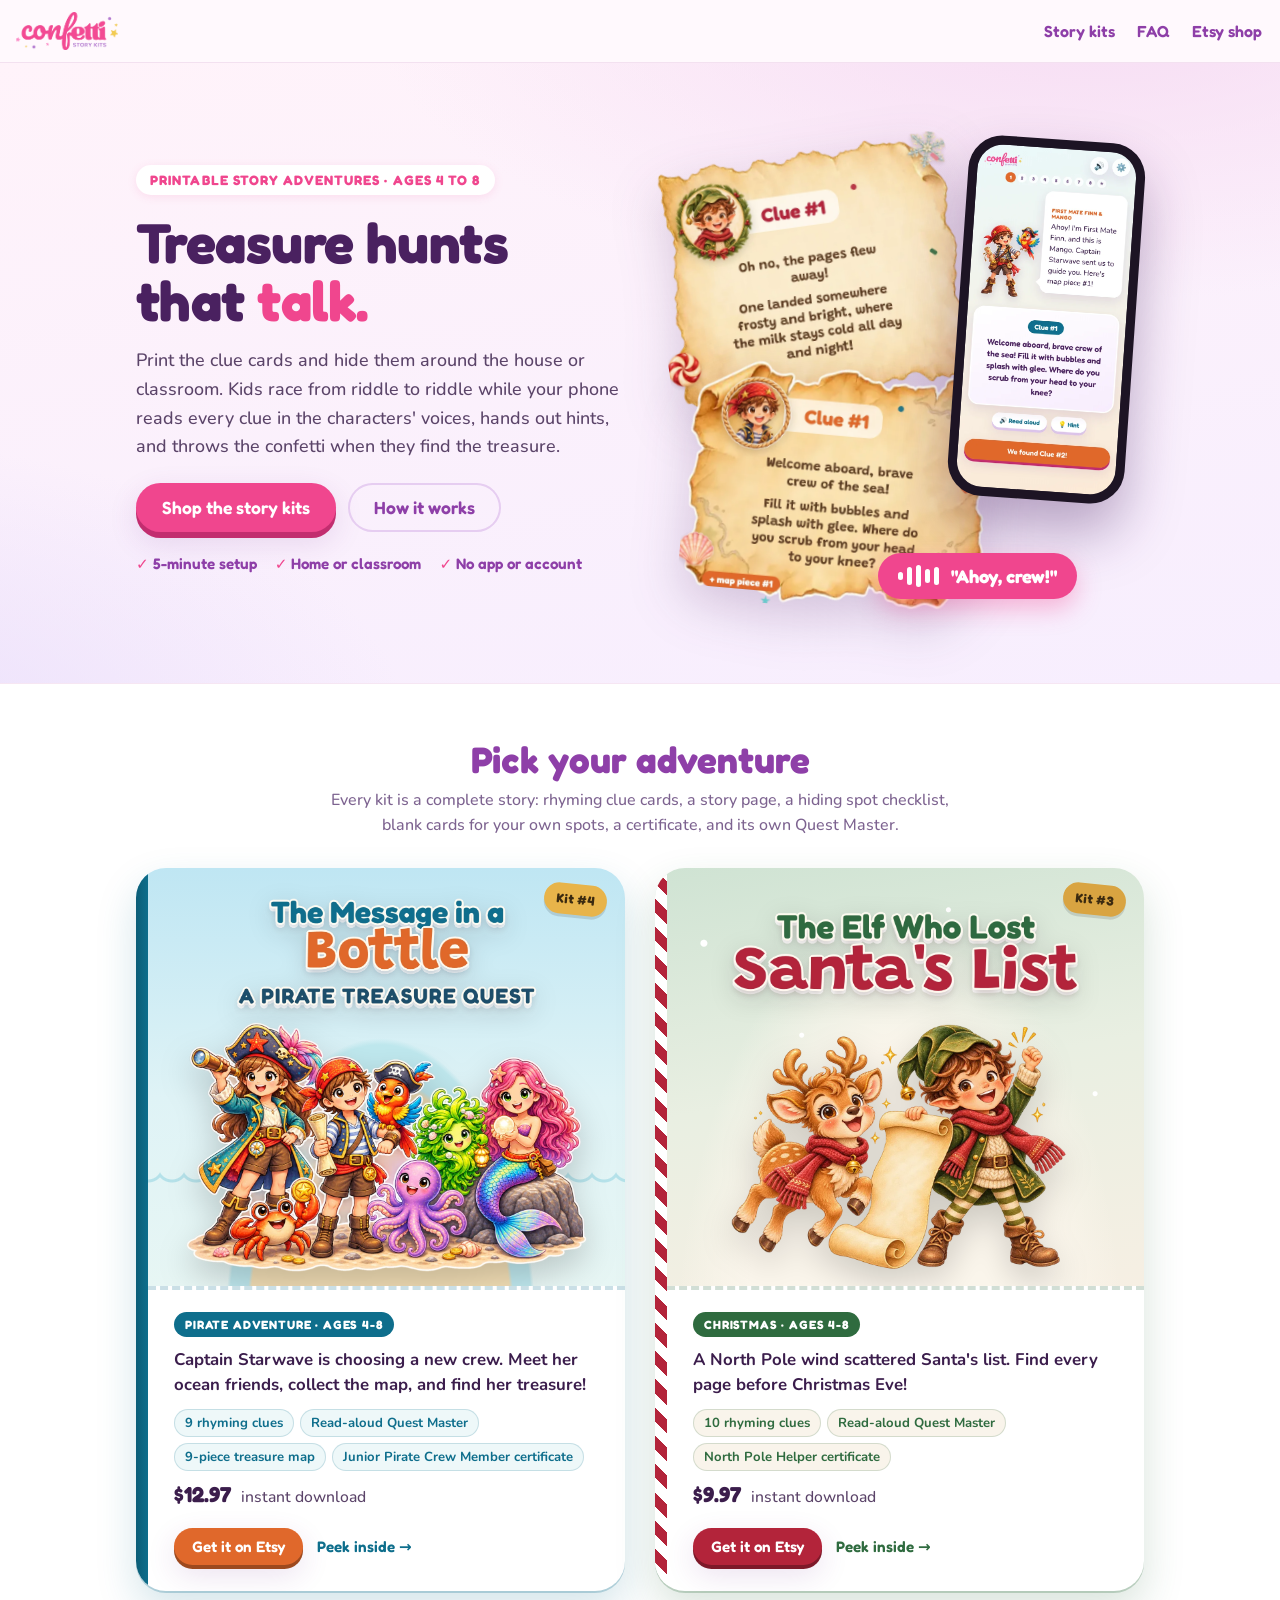
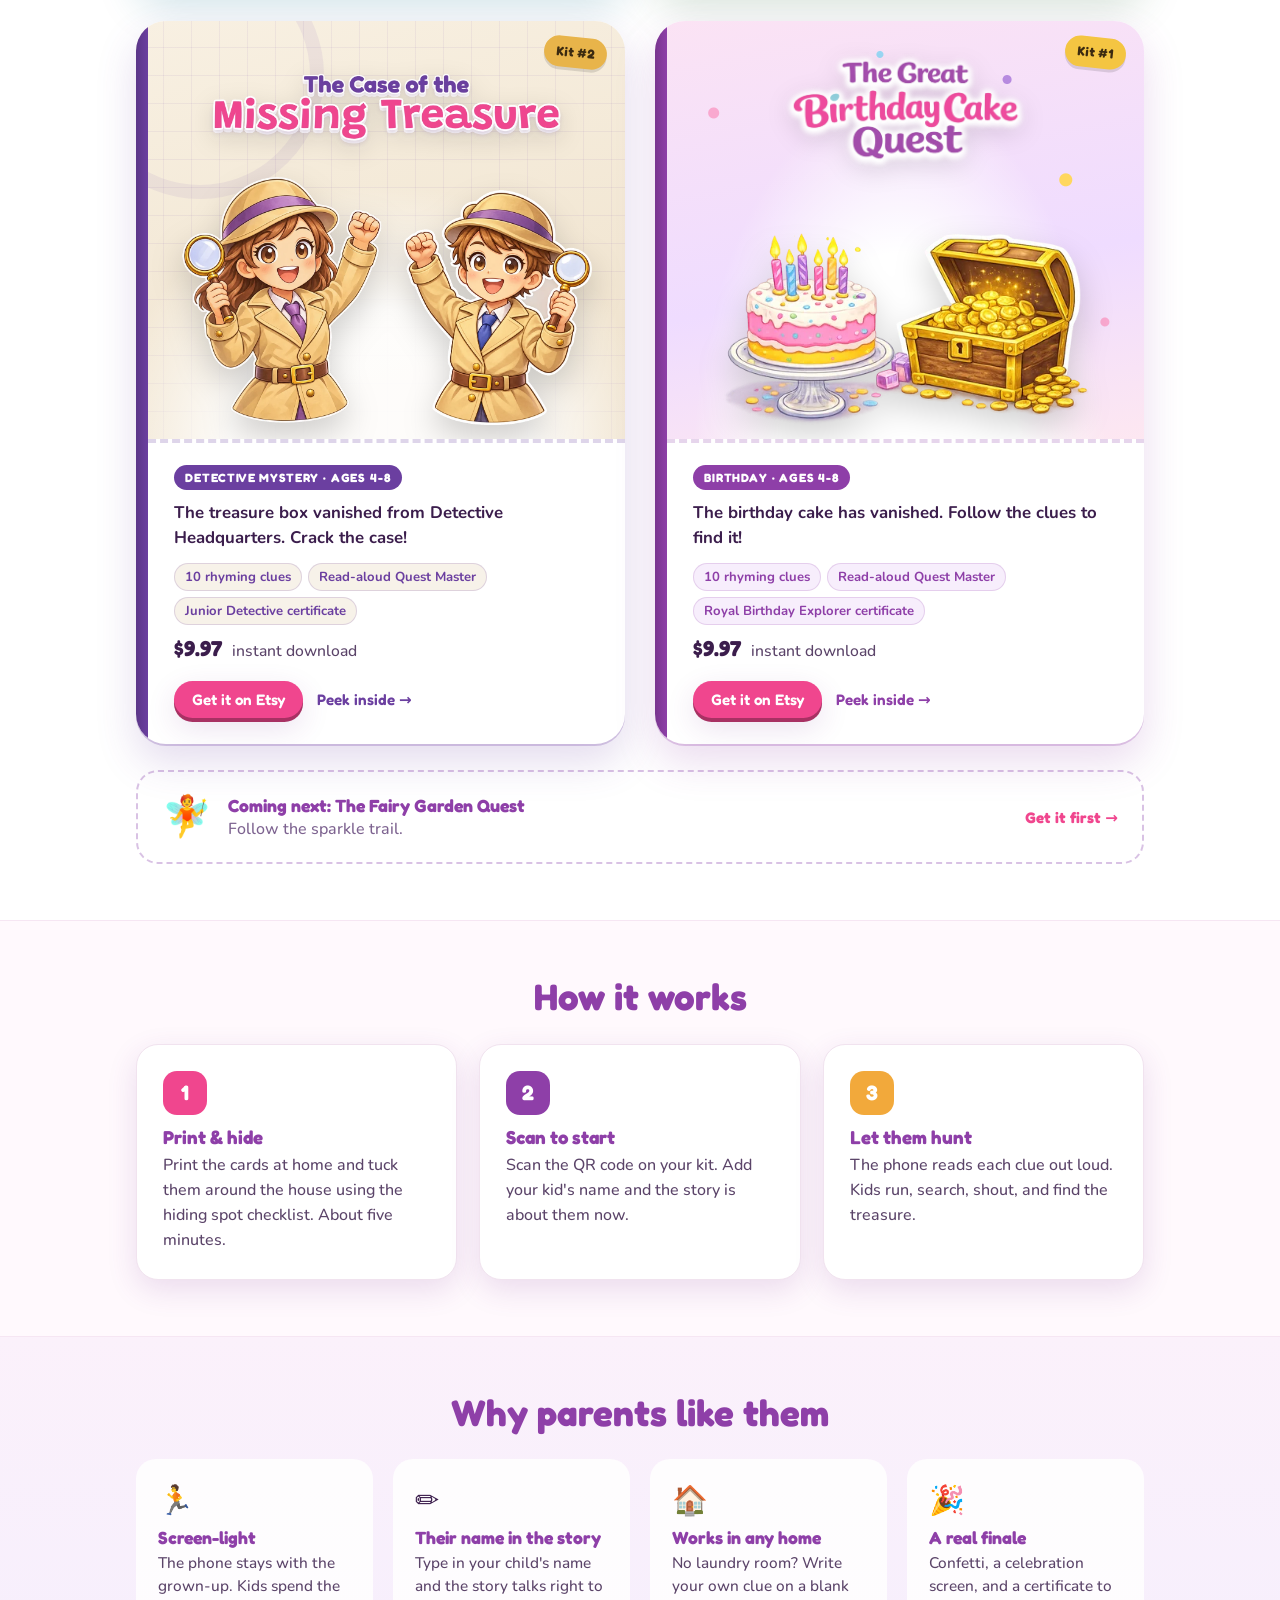
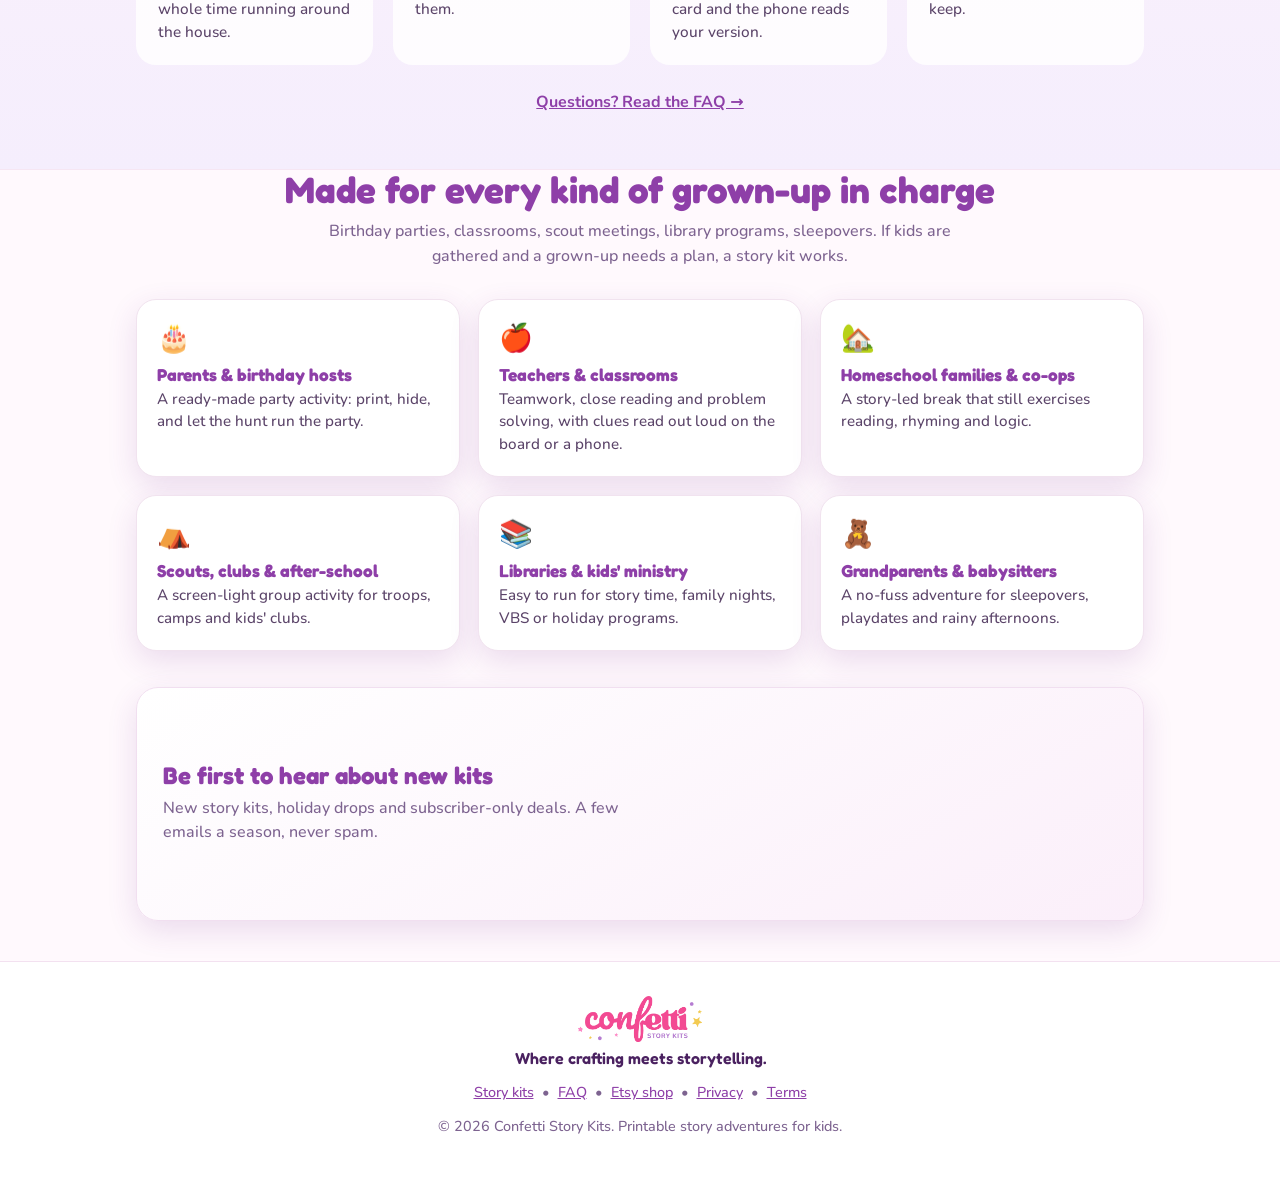
<file: index.html>
<!doctype html>
<html lang="en">
<head>
  <meta charset="utf-8">
  <meta name="viewport" content="width=device-width, initial-scale=1">
  <title>Confetti Story Kits | Printable Treasure Hunts for Kids, Parties &amp; Classrooms</title>
  <meta name="description" content="Printable treasure hunts for kids ages 4 to 8, for parties, classrooms, homeschool, scouts and kids&#x27; clubs. Print the clue cards, hide them, and a phone Quest Master reads the riddles and gives hints. Birthday, detective, Christmas and pirate kits.">
  <link rel="canonical" href="https://confettistorykits.com/">
  <meta name="theme-color" content="#f0468e">
  <link rel="icon" href="assets/img/favicon.png">
  <meta property="og:type" content="website">
  <meta property="og:site_name" content="Confetti Story Kits">
  <meta property="og:title" content="Confetti Story Kits | Printable Treasure Hunts for Kids, Parties &amp; Classrooms">
  <meta property="og:description" content="Printable treasure hunts for kids ages 4 to 8, for parties, classrooms, homeschool, scouts and kids&#x27; clubs. Print the clue cards, hide them, and a phone Quest Master reads the riddles and gives hints. Birthday, detective, Christmas and pirate kits.">
  <meta property="og:url" content="https://confettistorykits.com/">
  <meta property="og:image" content="https://confettistorykits.com/assets/img/og.png">
  <meta name="twitter:card" content="summary_large_image">
  <link rel="stylesheet" href="assets/css/fonts.css">
  <link rel="stylesheet" href="assets/css/site.css?v=f6378e70">
  <script type="application/ld+json">[{"@context": "https://schema.org", "@type": "Organization", "name": "Confetti Story Kits", "url": "https://confettistorykits.com", "logo": "https://confettistorykits.com/assets/img/logo.webp", "sameAs": ["https://confettistorykits.etsy.com"], "slogan": "Where crafting meets storytelling"}, {"@context": "https://schema.org", "@type": "WebSite", "name": "Confetti Story Kits", "url": "https://confettistorykits.com/"}, {"@context": "https://schema.org", "@type": "ItemList", "name": "Confetti Story Kits", "itemListElement": [{"@type": "ListItem", "position": 1, "url": "https://confettistorykits.com/kits/message-in-a-bottle/", "name": "The Message in a Bottle"}, {"@type": "ListItem", "position": 2, "url": "https://confettistorykits.com/kits/elf-santas-list/", "name": "The Elf Who Lost Santa's List"}, {"@type": "ListItem", "position": 3, "url": "https://confettistorykits.com/kits/missing-treasure/", "name": "The Case of the Missing Treasure"}, {"@type": "ListItem", "position": 4, "url": "https://confettistorykits.com/kits/birthday-cake/", "name": "The Great Birthday Cake Quest"}]}]</script>
</head>
<body>
  <a class="salebar" data-sale hidden href="#kits"><b>Cyber Specials:</b> 30% off every story kit on Etsy, now through Dec 1. Shop the kits →</a>
  <script>(function(){var n=Date.now();if(n>=Date.parse("2026-11-23T05:00:00Z")&&n<=Date.parse("2026-12-02T04:59:59Z")){document.documentElement.classList.add("on-sale")}})();</script>
  <nav class="topnav wrap"><a href="./"><img src="assets/img/logo.webp" alt="Confetti Story Kits home" class="navlogo"></a>
    <span><a href="#kits">Story kits</a><a href="faq/">FAQ</a><a href="https://confettistorykits.etsy.com" rel="noopener">Etsy shop</a></span></nav>
  <main>
    <section class="hero2"><div class="wrap hero2-in">
      <div class="hero2-copy">
        <span class="eyebrow">Printable story adventures · ages 4 to 8</span>
        <h1>Treasure hunts<br>that <em>talk.</em></h1>
        <p>Print the clue cards and hide them around the house or classroom. Kids race from riddle to riddle while your phone reads every clue in the characters' voices, hands out hints, and throws the confetti when they find the treasure.</p>
        <div class="actions"><a class="btn" href="#kits">Shop the story kits</a><a class="btn ghost" href="#how">How it works</a></div>
        <ul class="trust"><li>5-minute setup</li><li>Home or classroom</li><li>No app or account</li></ul>
      </div>
      <div class="hero3-art">
        <img class="h-card h-elf" src="assets/img/hero-card-elf.webp" alt="Printed Christmas clue card from Juniper the Elf">
        <img class="h-card h-pir" src="assets/img/hero-card-pirate.webp" alt="Printed pirate clue card from First Mate Finn">
        <div class="h-phone"><img src="assets/img/hero-phone.webp" alt="The Quest Master on a phone reading a pirate clue out loud"></div>
        <div class="h-voice" aria-hidden="true"><span class="bars"><i></i><i></i><i></i><i></i><i></i></span>"Ahoy, crew!"</div>
      </div>
    </div></section>

    <section class="band" id="kits"><div class="wrap">
      <h2 class="section-title">Pick your adventure</h2>
      <p class="section-sub">Every kit is a complete story: rhyming clue cards, a story page, a hiding spot checklist, blank cards for your own spots, a certificate, and its own Quest Master.</p>
      <div class="kits3">
      <article class="kit3 scene-pirate" style="--k1:#0e6e8c;--k2:#e0682b;--ks:#e6f5f6;--kg:#e8b44a">
        <a class="kit3-scene" href="kits/message-in-a-bottle/" aria-label="The Message in a Bottle: peek inside">
          <span class="kit3-num">Kit #4</span>
          <img class="kit3-title" src="quests/message-in-a-bottle/img/title.webp" alt="The Message in a Bottle">
          <img class="kit3-art" src="quests/message-in-a-bottle/img/crew.webp" alt="" loading="lazy">
        </a>
        <div class="kit3-body">
          <span class="kit-chip">Pirate adventure · ages 4-8</span>
          <h3 class="sr"><a href="kits/message-in-a-bottle/">The Message in a Bottle</a></h3>
          <p class="kit3-lead">Captain Starwave is choosing a new crew. Meet her ocean friends, collect the map, and find her treasure!</p>
          <ul class="kit3-pills"><li>9 rhyming clues</li><li>Read-aloud Quest Master</li><li>9-piece treasure map</li><li>Junior Pirate Crew Member certificate</li></ul>
          <p class="pricetag"><span class="pt-reg" data-reg><b>$12.97</b> instant download</span><span class="pt-sale" data-sale hidden><s>$12.97</s> <b>$9.08</b> <em>30% off through Dec 1</em></span></p>
          <div class="actions"><a class="btn small" href="https://confettistorykits.etsy.com/listing/4611614372/pirate-treasure-hunt-printable-for-kids" rel="noopener">Get it on Etsy</a><a class="btn ghost small" href="kits/message-in-a-bottle/">Peek inside →</a></div>
        </div>
      </article>
      <article class="kit3 scene-christmas" style="--k1:#2f6b3f;--k2:#b3243a;--ks:#f6efe3;--kg:#d9a441">
        <a class="kit3-scene" href="kits/elf-santas-list/" aria-label="The Elf Who Lost Santa&#x27;s List: peek inside">
          <span class="kit3-num">Kit #3</span>
          <img class="kit3-title" src="quests/elf-santas-list/img/title.webp" alt="The Elf Who Lost Santa&#x27;s List">
          <img class="kit3-art" src="quests/elf-santas-list/img/duo.webp" alt="" loading="lazy">
        </a>
        <div class="kit3-body">
          <span class="kit-chip">Christmas · ages 4-8</span>
          <h3 class="sr"><a href="kits/elf-santas-list/">The Elf Who Lost Santa&#x27;s List</a></h3>
          <p class="kit3-lead">A North Pole wind scattered Santa&#x27;s list. Find every page before Christmas Eve!</p>
          <ul class="kit3-pills"><li>10 rhyming clues</li><li>Read-aloud Quest Master</li><li>North Pole Helper certificate</li></ul>
          <p class="pricetag"><span class="pt-reg" data-reg><b>$9.97</b> instant download</span><span class="pt-sale" data-sale hidden><s>$9.97</s> <b>$6.98</b> <em>30% off through Dec 1</em></span></p>
          <div class="actions"><a class="btn small" href="https://confettistorykits.etsy.com/listing/4611081279/elf-scavenger-hunt-game-santas-list" rel="noopener">Get it on Etsy</a><a class="btn ghost small" href="kits/elf-santas-list/">Peek inside →</a></div>
        </div>
      </article>
      <article class="kit3 scene-detective" style="--k1:#6b3fa0;--k2:#f0468e;--ks:#f4ecdf;--kg:#e8b44a">
        <a class="kit3-scene" href="kits/missing-treasure/" aria-label="The Case of the Missing Treasure: peek inside">
          <span class="kit3-num">Kit #2</span>
          <img class="kit3-title" src="quests/missing-treasure/img/title.webp" alt="The Case of the Missing Treasure">
          <img class="kit3-art" src="quests/missing-treasure/img/duo.webp" alt="" loading="lazy">
        </a>
        <div class="kit3-body">
          <span class="kit-chip">Detective mystery · ages 4-8</span>
          <h3 class="sr"><a href="kits/missing-treasure/">The Case of the Missing Treasure</a></h3>
          <p class="kit3-lead">The treasure box vanished from Detective Headquarters. Crack the case!</p>
          <ul class="kit3-pills"><li>10 rhyming clues</li><li>Read-aloud Quest Master</li><li>Junior Detective certificate</li></ul>
          <p class="pricetag"><span class="pt-reg" data-reg><b>$9.97</b> instant download</span><span class="pt-sale" data-sale hidden><s>$9.97</s> <b>$6.98</b> <em>30% off through Dec 1</em></span></p>
          <div class="actions"><a class="btn small" href="https://confettistorykits.etsy.com/listing/4611065021/detective-treasure-hunt-printable-for" rel="noopener">Get it on Etsy</a><a class="btn ghost small" href="kits/missing-treasure/">Peek inside →</a></div>
        </div>
      </article>
      <article class="kit3 scene-birthday" style="--k1:#8e3fa8;--k2:#f0468e;--ks:#f3e6fb;--kg:#f4c542">
        <a class="kit3-scene" href="kits/birthday-cake/" aria-label="The Great Birthday Cake Quest: peek inside">
          <span class="kit3-num">Kit #1</span>
          <img class="kit3-title" src="quests/birthday-cake/img/title.webp" alt="The Great Birthday Cake Quest">
          <img class="kit3-art" src="quests/birthday-cake/img/cake-chest.webp" alt="" loading="lazy">
        </a>
        <div class="kit3-body">
          <span class="kit-chip">Birthday · ages 4-8</span>
          <h3 class="sr"><a href="kits/birthday-cake/">The Great Birthday Cake Quest</a></h3>
          <p class="kit3-lead">The birthday cake has vanished. Follow the clues to find it!</p>
          <ul class="kit3-pills"><li>10 rhyming clues</li><li>Read-aloud Quest Master</li><li>Royal Birthday Explorer certificate</li></ul>
          <p class="pricetag"><span class="pt-reg" data-reg><b>$9.97</b> instant download</span><span class="pt-sale" data-sale hidden><s>$9.97</s> <b>$6.98</b> <em>30% off through Dec 1</em></span></p>
          <div class="actions"><a class="btn small" href="https://confettistorykits.etsy.com/listing/4467229377/birthday-treasure-hunt-printable-for" rel="noopener">Get it on Etsy</a><a class="btn ghost small" href="kits/birthday-cake/">Peek inside →</a></div>
        </div>
      </article>
      </div>
      <a class="soon3" href="#join">
        <span class="soon3-emoji">🧚</span>
        <span><b>Coming next: The Fairy Garden Quest</b><br>Follow the sparkle trail.</span>
        <span class="soon3-cta">Get it first →</span>
      </a>
    </div></section>

    <section class="wrap" id="how">
      <h2 class="section-title">How it works</h2>
      <div class="steps3">
        <div class="step3"><span class="n">1</span><h3>Print &amp; hide</h3><p>Print the cards at home and tuck them around the house using the hiding spot checklist. About five minutes.</p></div>
        <div class="step3"><span class="n">2</span><h3>Scan to start</h3><p>Scan the QR code on your kit. Add your kid's name and the story is about them now.</p></div>
        <div class="step3"><span class="n">3</span><h3>Let them hunt</h3><p>The phone reads each clue out loud. Kids run, search, shout, and find the treasure.</p></div>
      </div>
    </section>

    <section class="band soft"><div class="wrap">
      <h2 class="section-title">Why parents like them</h2>
      <div class="why">
        <div><span class="ico">🏃</span><h3>Screen-light</h3><p>The phone stays with the grown-up. Kids spend the whole time running around the house.</p></div>
        <div><span class="ico">✏️</span><h3>Their name in the story</h3><p>Type in your child's name and the story talks right to them.</p></div>
        <div><span class="ico">🏠</span><h3>Works in any home</h3><p>No laundry room? Write your own clue on a blank card and the phone reads your version.</p></div>
        <div><span class="ico">🎉</span><h3>A real finale</h3><p>Confetti, a celebration screen, and a certificate to keep.</p></div>
      </div>
      <p class="center-link"><a href="faq/">Questions? Read the FAQ →</a></p>
    </div></section>

    <section class="wrap" id="who">
      <h2 class="section-title">Made for every kind of grown-up in charge</h2>
      <p class="section-sub">Birthday parties, classrooms, scout meetings, library programs, sleepovers. If kids are gathered and a grown-up needs a plan, a story kit works.</p>
      <div class="who"><div><span class="ico">🎂</span><h3>Parents &amp; birthday hosts</h3><p>A ready-made party activity: print, hide, and let the hunt run the party.</p></div><div><span class="ico">🍎</span><h3>Teachers &amp; classrooms</h3><p>Teamwork, close reading and problem solving, with clues read out loud on the board or a phone.</p></div><div><span class="ico">🏡</span><h3>Homeschool families &amp; co-ops</h3><p>A story-led break that still exercises reading, rhyming and logic.</p></div><div><span class="ico">⛺</span><h3>Scouts, clubs &amp; after-school</h3><p>A screen-light group activity for troops, camps and kids&#x27; clubs.</p></div><div><span class="ico">📚</span><h3>Libraries &amp; kids&#x27; ministry</h3><p>Easy to run for story time, family nights, VBS or holiday programs.</p></div><div><span class="ico">🧸</span><h3>Grandparents &amp; babysitters</h3><p>A no-fuss adventure for sleepovers, playdates and rainy afternoons.</p></div></div>
    </section>
  </main>
  <section class="wrap"><div class="card signup" id="join">
    <div><h2>Be first to hear about new kits</h2>
      <p>New story kits, holiday drops and subscriber-only deals. A few emails a season, never spam.</p></div>
    <div class="signup-form"><iframe data-tally-src="https://tally.so/embed/vXrBDX?alignLeft=1&hideTitle=1&transparentBackground=1&dynamicHeight=1" loading="lazy" width="100%" height="180" frameborder="0" title="Sign up for new Confetti Story Kits"></iframe>
      <noscript><a href="https://tally.so/r/vXrBDX">Sign up for new kits</a></noscript></div>
  </div></section>
  <script async src="https://tally.so/widgets/embed.js" onload="Tally.loadEmbeds()"></script>
  <footer class="foot2">
    <img src="assets/img/logo.webp" alt="Confetti Story Kits" class="footlogo">
    <p class="footline">Where crafting meets storytelling.</p>
    <p><a href="#kits">Story kits</a> &nbsp;•&nbsp; <a href="faq/">FAQ</a> &nbsp;•&nbsp; <a href="https://confettistorykits.etsy.com" rel="noopener">Etsy shop</a> &nbsp;•&nbsp; <a href="privacy/">Privacy</a> &nbsp;•&nbsp; <a href="terms/">Terms</a></p>
    <p>&copy; 2026 Confetti Story Kits. Printable story adventures for kids.</p>
  </footer>
</body>
</html>
</file>
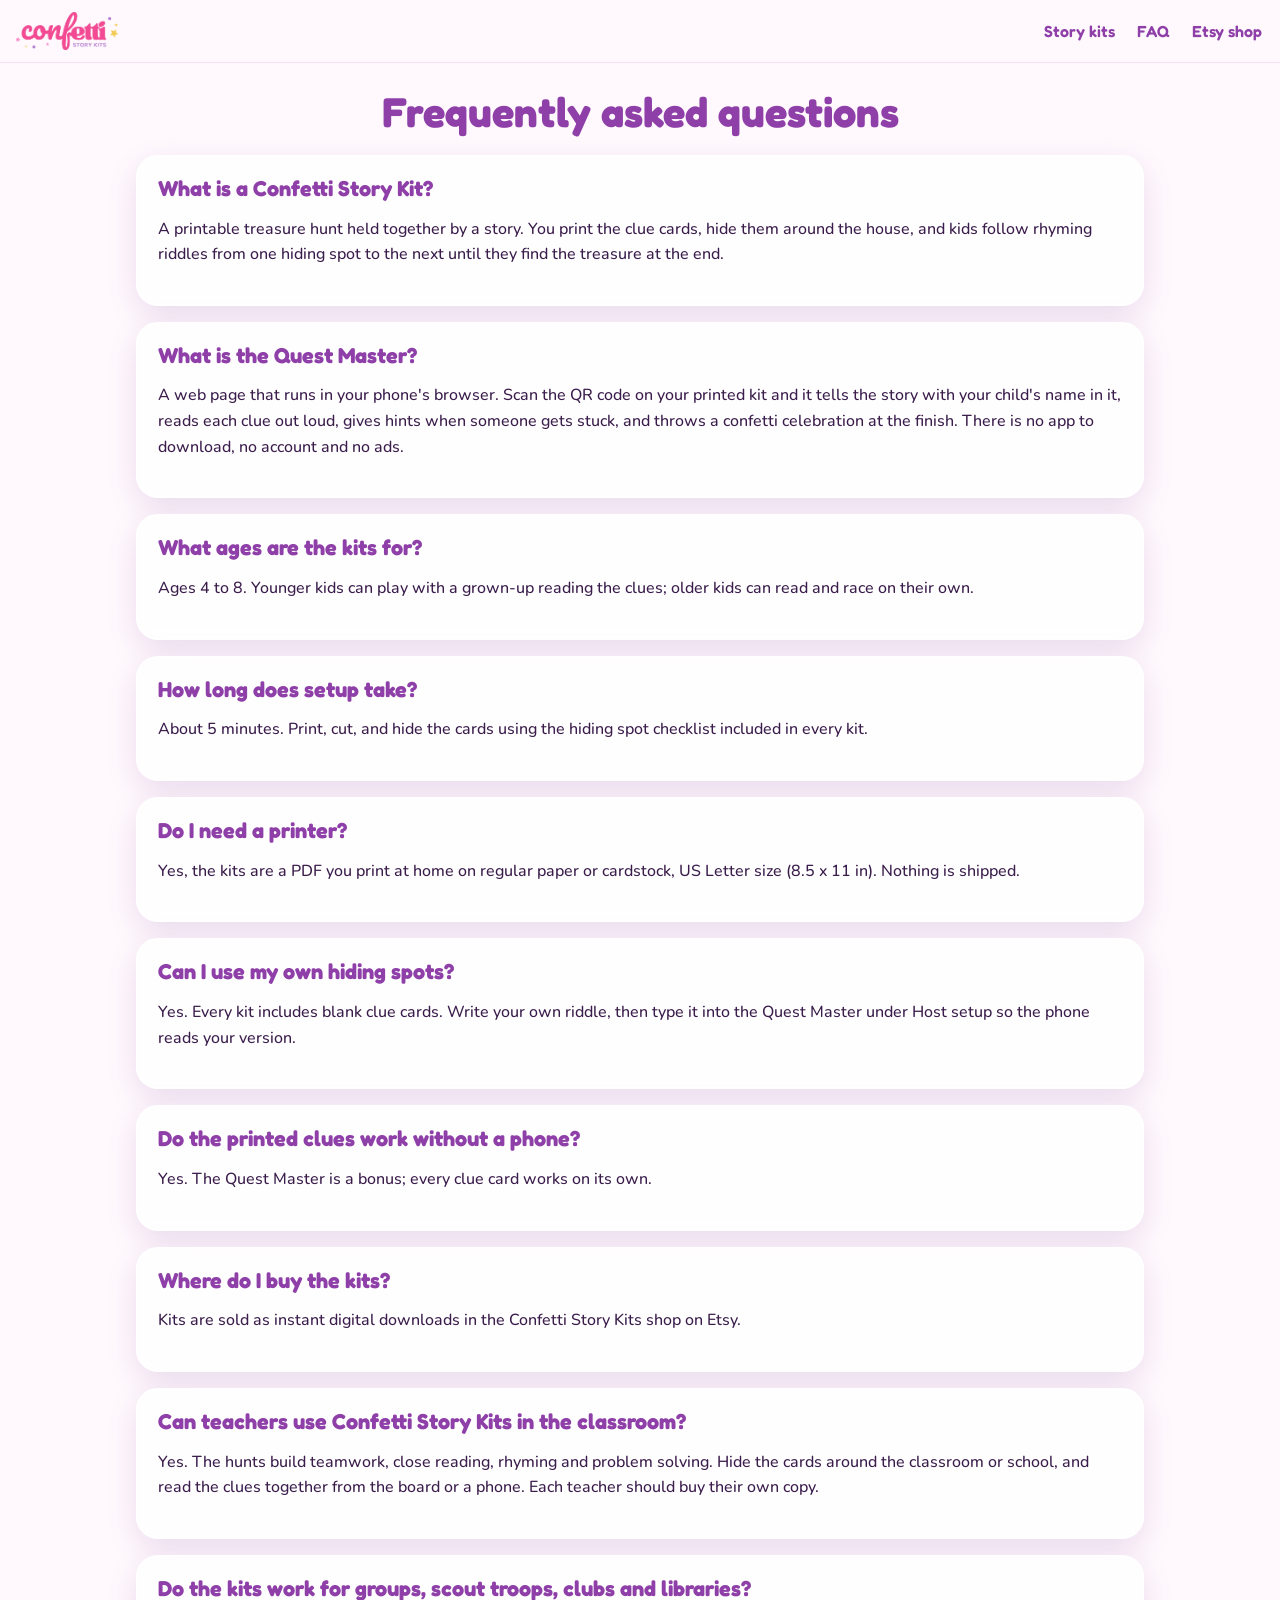
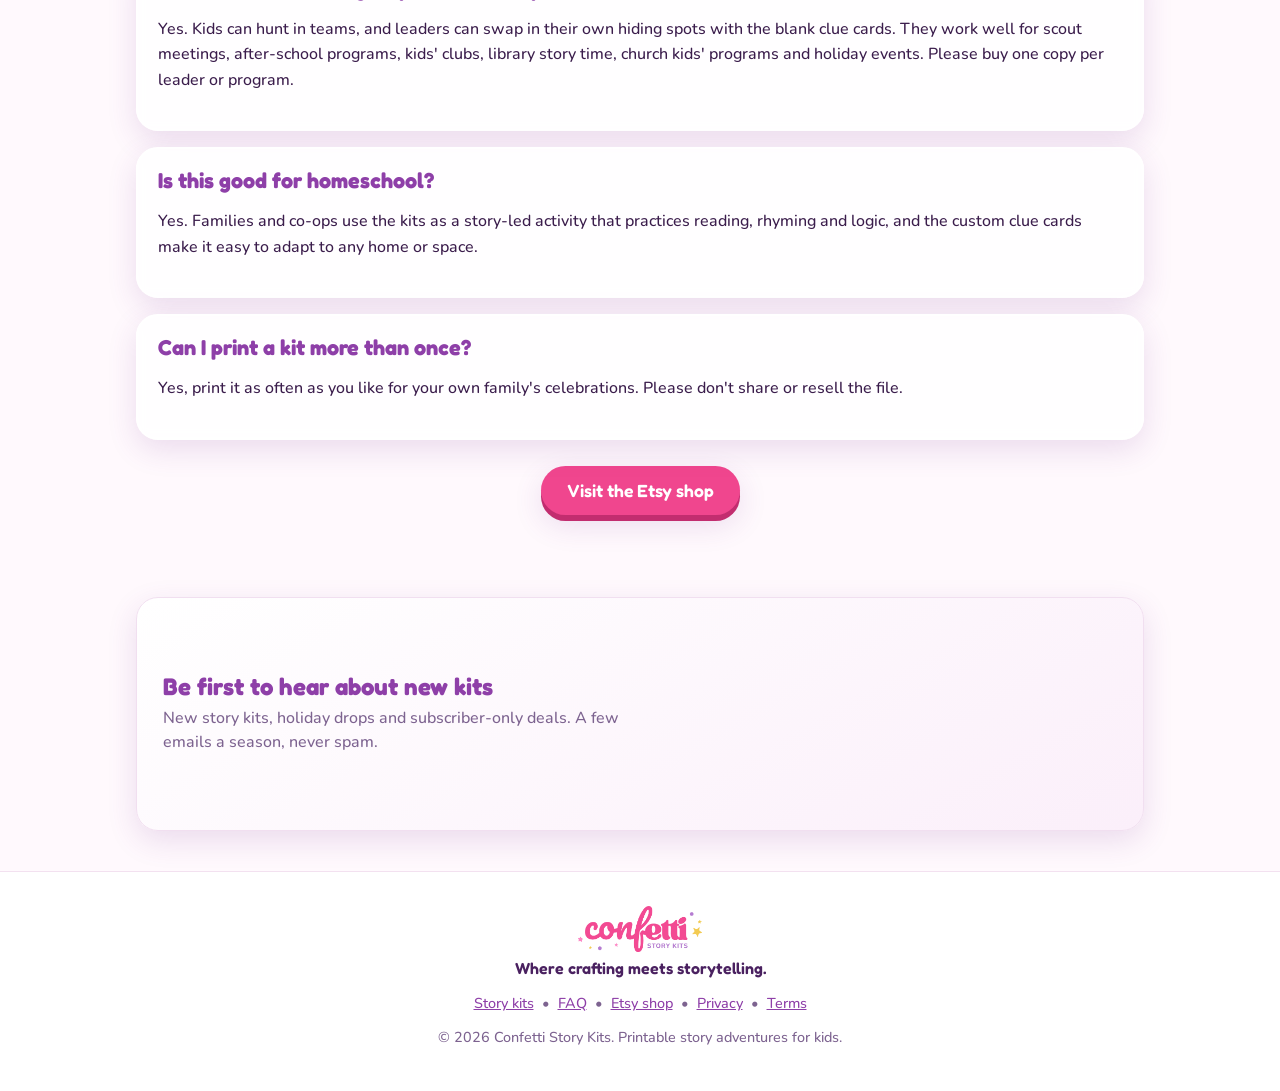
<file: faq/index.html>
<!doctype html>
<html lang="en">
<head>
  <meta charset="utf-8">
  <meta name="viewport" content="width=device-width, initial-scale=1">
  <title>FAQ | Confetti Story Kits</title>
  <meta name="description" content="Answers about Confetti Story Kits: what&#x27;s included, ages, setup time, printing, custom hiding spots and the phone Quest Master.">
  <link rel="canonical" href="https://confettistorykits.com/faq/">
  <meta name="theme-color" content="#f0468e">
  <link rel="icon" href="../assets/img/favicon.png">
  <meta property="og:type" content="website">
  <meta property="og:site_name" content="Confetti Story Kits">
  <meta property="og:title" content="FAQ | Confetti Story Kits">
  <meta property="og:description" content="Answers about Confetti Story Kits: what&#x27;s included, ages, setup time, printing, custom hiding spots and the phone Quest Master.">
  <meta property="og:url" content="https://confettistorykits.com/faq/">
  <meta property="og:image" content="https://confettistorykits.com/assets/img/og.png">
  <meta name="twitter:card" content="summary_large_image">
  <link rel="stylesheet" href="../assets/css/fonts.css">
  <link rel="stylesheet" href="../assets/css/site.css?v=f6378e70">
  <script type="application/ld+json">[{"@context": "https://schema.org", "@type": "Organization", "name": "Confetti Story Kits", "url": "https://confettistorykits.com", "logo": "https://confettistorykits.com/assets/img/logo.webp", "sameAs": ["https://confettistorykits.etsy.com"], "slogan": "Where crafting meets storytelling"}, {"@context": "https://schema.org", "@type": "FAQPage", "mainEntity": [{"@type": "Question", "name": "What is a Confetti Story Kit?", "acceptedAnswer": {"@type": "Answer", "text": "A printable treasure hunt held together by a story. You print the clue cards, hide them around the house, and kids follow rhyming riddles from one hiding spot to the next until they find the treasure at the end."}}, {"@type": "Question", "name": "What is the Quest Master?", "acceptedAnswer": {"@type": "Answer", "text": "A web page that runs in your phone's browser. Scan the QR code on your printed kit and it tells the story with your child's name in it, reads each clue out loud, gives hints when someone gets stuck, and throws a confetti celebration at the finish. There is no app to download, no account and no ads."}}, {"@type": "Question", "name": "What ages are the kits for?", "acceptedAnswer": {"@type": "Answer", "text": "Ages 4 to 8. Younger kids can play with a grown-up reading the clues; older kids can read and race on their own."}}, {"@type": "Question", "name": "How long does setup take?", "acceptedAnswer": {"@type": "Answer", "text": "About 5 minutes. Print, cut, and hide the cards using the hiding spot checklist included in every kit."}}, {"@type": "Question", "name": "Do I need a printer?", "acceptedAnswer": {"@type": "Answer", "text": "Yes, the kits are a PDF you print at home on regular paper or cardstock, US Letter size (8.5 x 11 in). Nothing is shipped."}}, {"@type": "Question", "name": "Can I use my own hiding spots?", "acceptedAnswer": {"@type": "Answer", "text": "Yes. Every kit includes blank clue cards. Write your own riddle, then type it into the Quest Master under Host setup so the phone reads your version."}}, {"@type": "Question", "name": "Do the printed clues work without a phone?", "acceptedAnswer": {"@type": "Answer", "text": "Yes. The Quest Master is a bonus; every clue card works on its own."}}, {"@type": "Question", "name": "Where do I buy the kits?", "acceptedAnswer": {"@type": "Answer", "text": "Kits are sold as instant digital downloads in the Confetti Story Kits shop on Etsy."}}, {"@type": "Question", "name": "Can teachers use Confetti Story Kits in the classroom?", "acceptedAnswer": {"@type": "Answer", "text": "Yes. The hunts build teamwork, close reading, rhyming and problem solving. Hide the cards around the classroom or school, and read the clues together from the board or a phone. Each teacher should buy their own copy."}}, {"@type": "Question", "name": "Do the kits work for groups, scout troops, clubs and libraries?", "acceptedAnswer": {"@type": "Answer", "text": "Yes. Kids can hunt in teams, and leaders can swap in their own hiding spots with the blank clue cards. They work well for scout meetings, after-school programs, kids' clubs, library story time, church kids' programs and holiday events. Please buy one copy per leader or program."}}, {"@type": "Question", "name": "Is this good for homeschool?", "acceptedAnswer": {"@type": "Answer", "text": "Yes. Families and co-ops use the kits as a story-led activity that practices reading, rhyming and logic, and the custom clue cards make it easy to adapt to any home or space."}}, {"@type": "Question", "name": "Can I print a kit more than once?", "acceptedAnswer": {"@type": "Answer", "text": "Yes, print it as often as you like for your own family's celebrations. Please don't share or resell the file."}}]}]</script>
</head>
<body>
  <a class="salebar" data-sale hidden href="../#kits"><b>Cyber Specials:</b> 30% off every story kit on Etsy, now through Dec 1. Shop the kits →</a>
  <script>(function(){var n=Date.now();if(n>=Date.parse("2026-11-23T05:00:00Z")&&n<=Date.parse("2026-12-02T04:59:59Z")){document.documentElement.classList.add("on-sale")}})();</script>
  <nav class="topnav wrap"><a href="../"><img src="../assets/img/logo.webp" alt="Confetti Story Kits home" class="navlogo"></a>
    <span><a href="../#kits">Story kits</a><a href="../faq/">FAQ</a><a href="https://confettistorykits.etsy.com" rel="noopener">Etsy shop</a></span></nav>
  <main class="wrap kitpage">
    <h1 class="pagetitle">Frequently asked questions</h1>
    <section class="card panel"><h2>What is a Confetti Story Kit?</h2><p>A printable treasure hunt held together by a story. You print the clue cards, hide them around the house, and kids follow rhyming riddles from one hiding spot to the next until they find the treasure at the end.</p></section><section class="card panel"><h2>What is the Quest Master?</h2><p>A web page that runs in your phone&#x27;s browser. Scan the QR code on your printed kit and it tells the story with your child&#x27;s name in it, reads each clue out loud, gives hints when someone gets stuck, and throws a confetti celebration at the finish. There is no app to download, no account and no ads.</p></section><section class="card panel"><h2>What ages are the kits for?</h2><p>Ages 4 to 8. Younger kids can play with a grown-up reading the clues; older kids can read and race on their own.</p></section><section class="card panel"><h2>How long does setup take?</h2><p>About 5 minutes. Print, cut, and hide the cards using the hiding spot checklist included in every kit.</p></section><section class="card panel"><h2>Do I need a printer?</h2><p>Yes, the kits are a PDF you print at home on regular paper or cardstock, US Letter size (8.5 x 11 in). Nothing is shipped.</p></section><section class="card panel"><h2>Can I use my own hiding spots?</h2><p>Yes. Every kit includes blank clue cards. Write your own riddle, then type it into the Quest Master under Host setup so the phone reads your version.</p></section><section class="card panel"><h2>Do the printed clues work without a phone?</h2><p>Yes. The Quest Master is a bonus; every clue card works on its own.</p></section><section class="card panel"><h2>Where do I buy the kits?</h2><p>Kits are sold as instant digital downloads in the Confetti Story Kits shop on Etsy.</p></section><section class="card panel"><h2>Can teachers use Confetti Story Kits in the classroom?</h2><p>Yes. The hunts build teamwork, close reading, rhyming and problem solving. Hide the cards around the classroom or school, and read the clues together from the board or a phone. Each teacher should buy their own copy.</p></section><section class="card panel"><h2>Do the kits work for groups, scout troops, clubs and libraries?</h2><p>Yes. Kids can hunt in teams, and leaders can swap in their own hiding spots with the blank clue cards. They work well for scout meetings, after-school programs, kids&#x27; clubs, library story time, church kids&#x27; programs and holiday events. Please buy one copy per leader or program.</p></section><section class="card panel"><h2>Is this good for homeschool?</h2><p>Yes. Families and co-ops use the kits as a story-led activity that practices reading, rhyming and logic, and the custom clue cards make it easy to adapt to any home or space.</p></section><section class="card panel"><h2>Can I print a kit more than once?</h2><p>Yes, print it as often as you like for your own family&#x27;s celebrations. Please don&#x27;t share or resell the file.</p></section>
    <p style="text-align:center;margin:26px 0"><a class="btn" href="https://confettistorykits.etsy.com" rel="noopener">Visit the Etsy shop</a></p>
  </main>
  <section class="wrap"><div class="card signup" id="join">
    <div><h2>Be first to hear about new kits</h2>
      <p>New story kits, holiday drops and subscriber-only deals. A few emails a season, never spam.</p></div>
    <div class="signup-form"><iframe data-tally-src="https://tally.so/embed/vXrBDX?alignLeft=1&hideTitle=1&transparentBackground=1&dynamicHeight=1" loading="lazy" width="100%" height="180" frameborder="0" title="Sign up for new Confetti Story Kits"></iframe>
      <noscript><a href="https://tally.so/r/vXrBDX">Sign up for new kits</a></noscript></div>
  </div></section>
  <script async src="https://tally.so/widgets/embed.js" onload="Tally.loadEmbeds()"></script>
  <footer class="foot2">
    <img src="../assets/img/logo.webp" alt="Confetti Story Kits" class="footlogo">
    <p class="footline">Where crafting meets storytelling.</p>
    <p><a href="../#kits">Story kits</a> &nbsp;•&nbsp; <a href="../faq/">FAQ</a> &nbsp;•&nbsp; <a href="https://confettistorykits.etsy.com" rel="noopener">Etsy shop</a> &nbsp;•&nbsp; <a href="../privacy/">Privacy</a> &nbsp;•&nbsp; <a href="../terms/">Terms</a></p>
    <p>&copy; 2026 Confetti Story Kits. Printable story adventures for kids.</p>
  </footer>
</body>
</html>
</file>
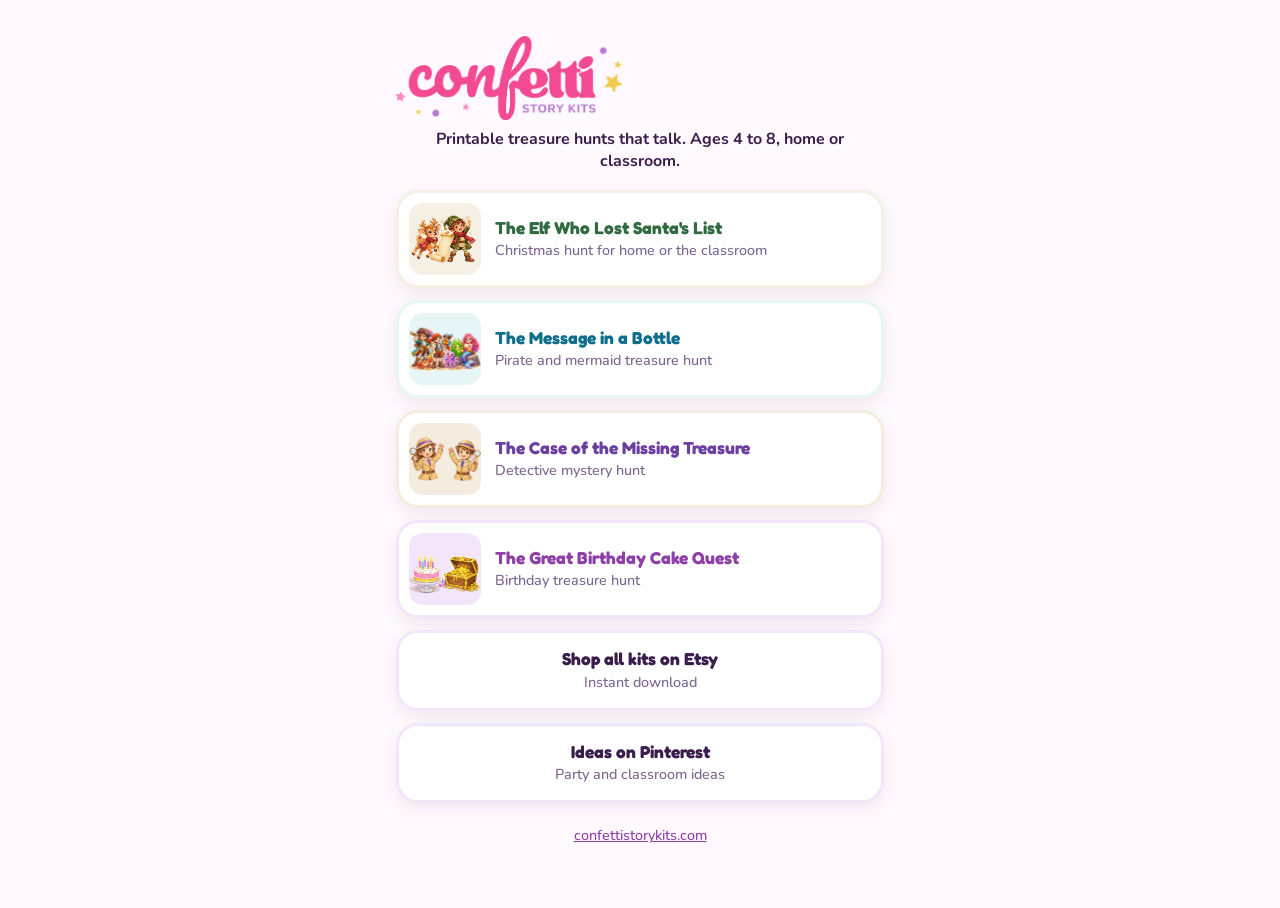
<file: links/index.html>
<!doctype html>
<html lang="en">
<head>
  <meta charset="utf-8">
  <meta name="viewport" content="width=device-width, initial-scale=1">
  <title>Links | Confetti Story Kits</title>
  <meta name="description" content="Printable treasure hunts that talk, for kids ages 4 to 8. Shop the story kits.">
  <link rel="canonical" href="https://confettistorykits.com/links/">
  <meta name="theme-color" content="#f0468e">
  <link rel="icon" href="../assets/img/favicon.png">
  <meta property="og:type" content="website">
  <meta property="og:site_name" content="Confetti Story Kits">
  <meta property="og:title" content="Links | Confetti Story Kits">
  <meta property="og:description" content="Printable treasure hunts that talk, for kids ages 4 to 8. Shop the story kits.">
  <meta property="og:url" content="https://confettistorykits.com/links/">
  <meta property="og:image" content="https://confettistorykits.com/assets/img/og.png">
  <meta name="twitter:card" content="summary_large_image">
  <link rel="stylesheet" href="../assets/css/fonts.css">
  <link rel="stylesheet" href="../assets/css/site.css?v=f6378e70">
  <script type="application/ld+json">{"@context": "https://schema.org", "@type": "Organization", "name": "Confetti Story Kits", "url": "https://confettistorykits.com", "logo": "https://confettistorykits.com/assets/img/logo.webp", "sameAs": ["https://confettistorykits.etsy.com"], "slogan": "Where crafting meets storytelling"}</script>
</head>
<body>
  <a class="salebar" data-sale hidden href="../#kits"><b>Cyber Specials:</b> 30% off every story kit on Etsy, now through Dec 1. Shop the kits →</a>
  <script>(function(){var n=Date.now();if(n>=Date.parse("2026-11-23T05:00:00Z")&&n<=Date.parse("2026-12-02T04:59:59Z")){document.documentElement.classList.add("on-sale")}})();</script>
  <main class="links">
    <img class="links-logo" src="../assets/img/logo.webp" alt="Confetti Story Kits">
    <p class="links-tag">Printable treasure hunts that talk. Ages 4 to 8, home or classroom.</p>
    <p class="lnk-note" data-until="2026-11-23T06:59:59Z">Teachers and room parents: code <b>TEACHER20</b> takes 20% off on Etsy through Nov 22.</p><script>document.querySelectorAll("[data-until]").forEach(function(n){if(Date.now()>Date.parse(n.dataset.until))n.remove()})</script>
    <a class="lnk" href="../kits/elf-santas-list/" style="--k1:#2f6b3f;--k2:#b3243a;--ks:#f6efe3;--kg:#d9a441"><img src="../quests/elf-santas-list/img/duo.webp" alt="" loading="lazy"><span><b>The Elf Who Lost Santa&#x27;s List</b><small>Christmas hunt for home or the classroom</small></span></a>
    <a class="lnk" href="../kits/message-in-a-bottle/" style="--k1:#0e6e8c;--k2:#e0682b;--ks:#e6f5f6;--kg:#e8b44a"><img src="../quests/message-in-a-bottle/img/crew.webp" alt="" loading="lazy"><span><b>The Message in a Bottle</b><small>Pirate and mermaid treasure hunt</small></span></a>
    <a class="lnk" href="../kits/missing-treasure/" style="--k1:#6b3fa0;--k2:#f0468e;--ks:#f4ecdf;--kg:#e8b44a"><img src="../quests/missing-treasure/img/duo.webp" alt="" loading="lazy"><span><b>The Case of the Missing Treasure</b><small>Detective mystery hunt</small></span></a>
    <a class="lnk" href="../kits/birthday-cake/" style="--k1:#8e3fa8;--k2:#f0468e;--ks:#f3e6fb;--kg:#f4c542"><img src="../quests/birthday-cake/img/cake-chest.webp" alt="" loading="lazy"><span><b>The Great Birthday Cake Quest</b><small>Birthday treasure hunt</small></span></a>
    <a class="lnk lnk-plain" href="https://confettistorykits.etsy.com" rel="noopener"><span><b>Shop all kits on Etsy</b><small>Instant download</small></span></a>
    <a class="lnk lnk-plain" href="https://www.pinterest.com/ConfettiStoryKits/" rel="noopener"><span><b>Ideas on Pinterest</b><small>Party and classroom ideas</small></span></a>
    <p class="links-foot"><a href="../">confettistorykits.com</a></p>
  </main>
</body>
</html>
</file>
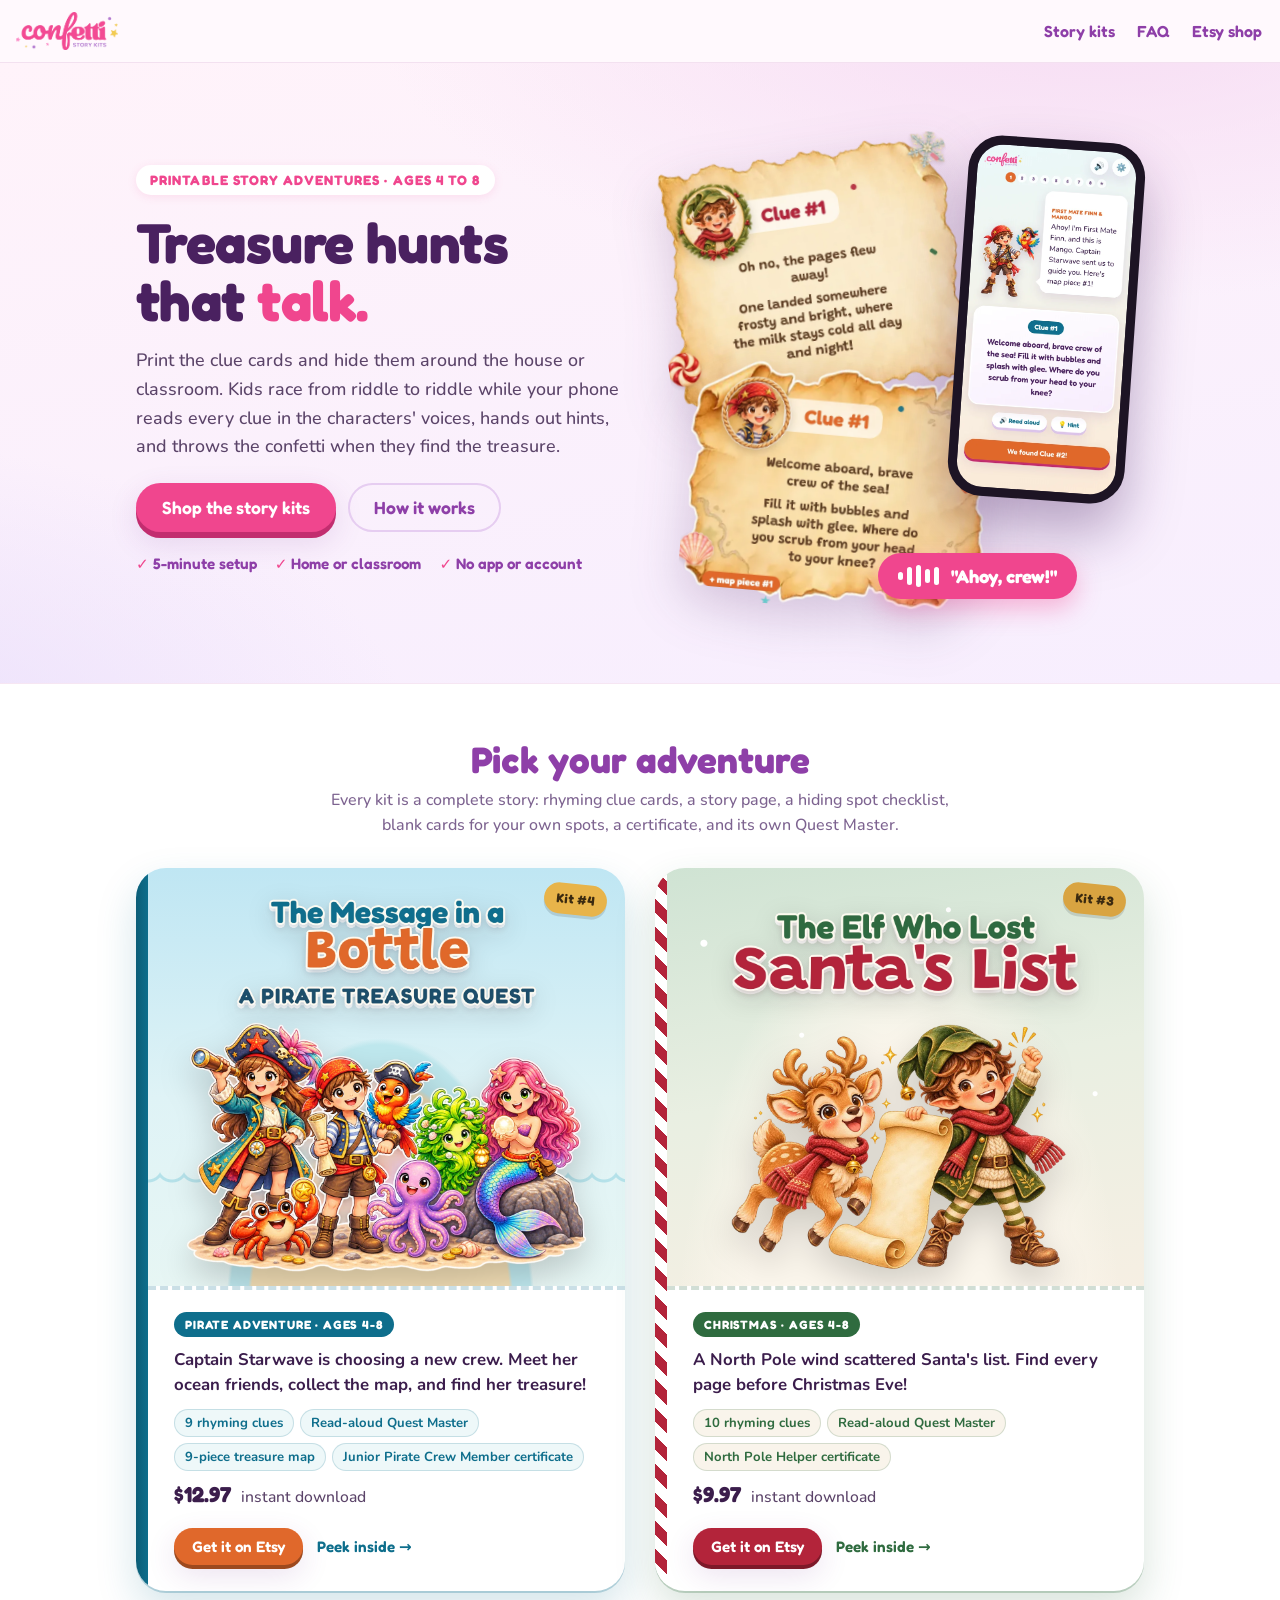
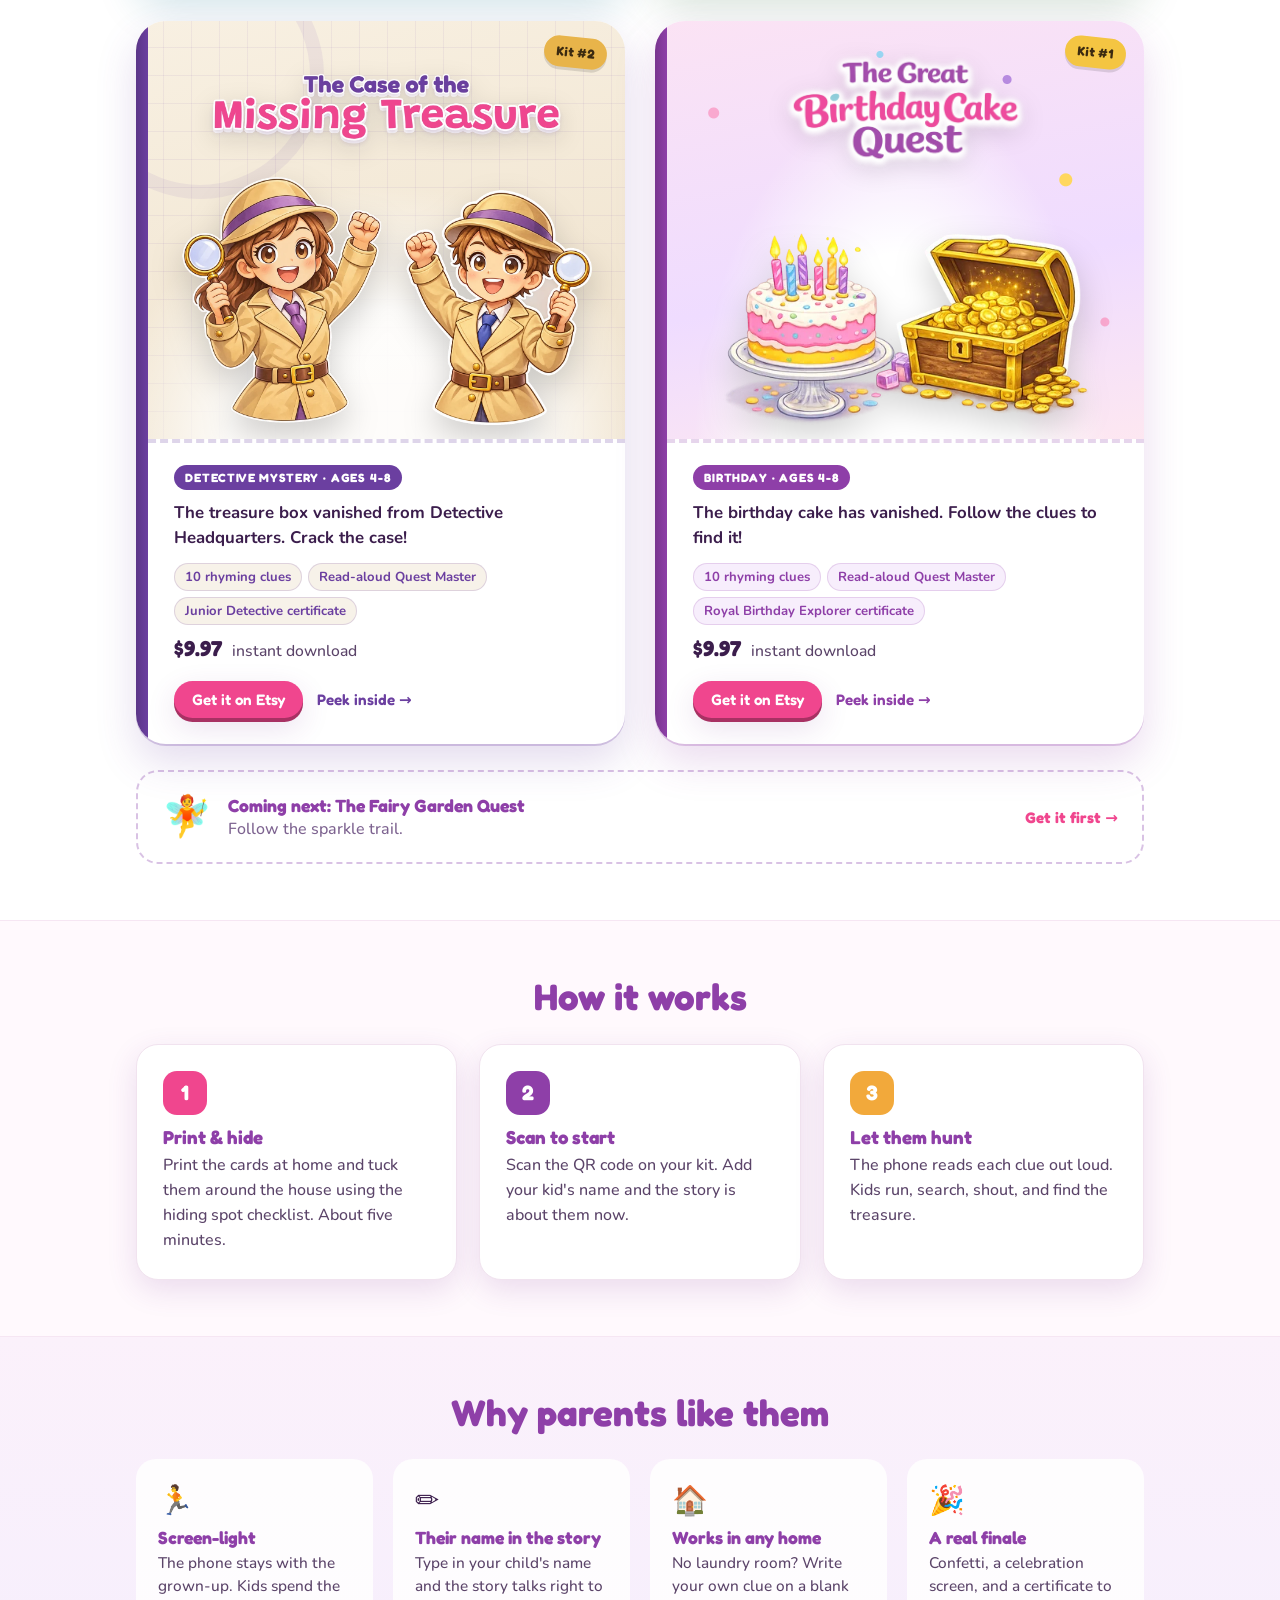
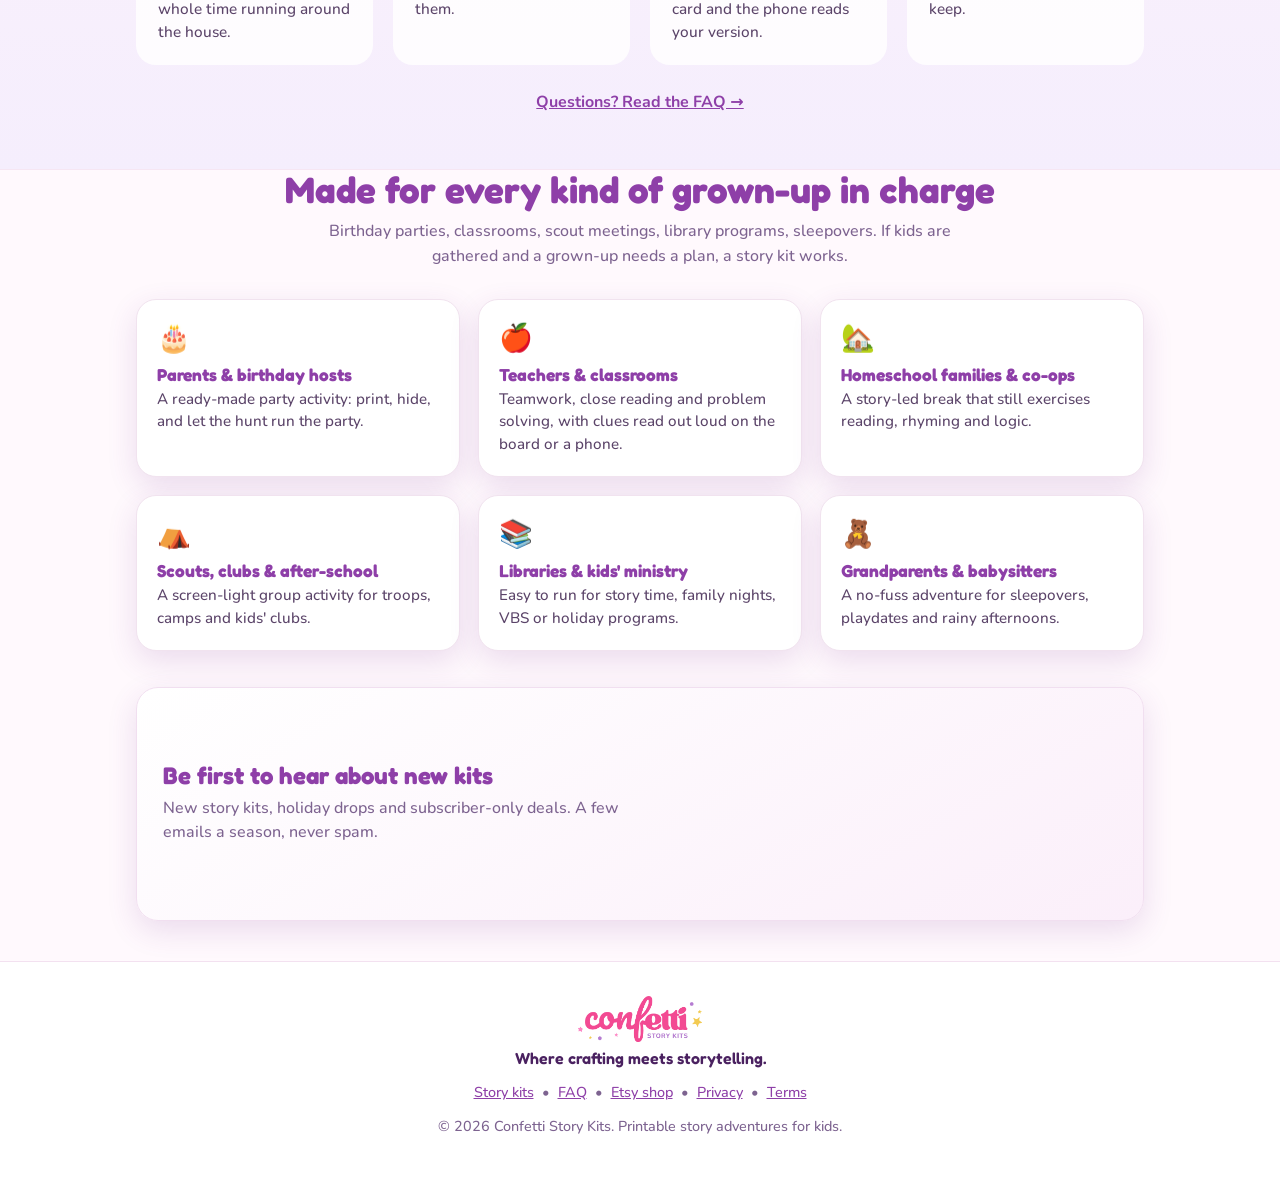
<file: play/index.html>
<!doctype html>
<html lang="en">
<head>
  <meta charset="utf-8">
  <meta name="viewport" content="width=device-width, initial-scale=1, viewport-fit=cover">
  <title>Quest Master | Confetti Story Kits</title>
  <meta name="description" content="Your phone becomes the Quest Master: story, clues, hints and a big confetti finale.">
  <meta name="theme-color" content="#f0468e">
  <meta name="robots" content="noindex, nofollow">
  <link rel="icon" href="../assets/img/favicon.png">
  <link rel="stylesheet" href="../assets/css/fonts.css">
  <link rel="stylesheet" href="../assets/css/site.css">
</head>
<body class="play">
  <div class="app">
    <header class="topbar">
      <a href="../"><img class="logo-sm" src="../assets/img/logo.webp" alt="Confetti Story Kits"></a>
      <div class="row">
        <button class="icon-btn" id="voiceBtn" aria-pressed="true" aria-label="Read aloud" title="Read aloud">🔊</button>
        <button class="icon-btn" id="menuBtn" aria-label="Host menu" title="Host menu">⚙️</button>
      </div>
    </header>
    <main id="view" aria-live="polite"></main>
  </div>
  <div class="toast" id="toast" role="status"></div>
  <canvas id="confetti" aria-hidden="true"></canvas>
  <script src="../assets/js/engine.js"></script>
</body>
</html>
</file>
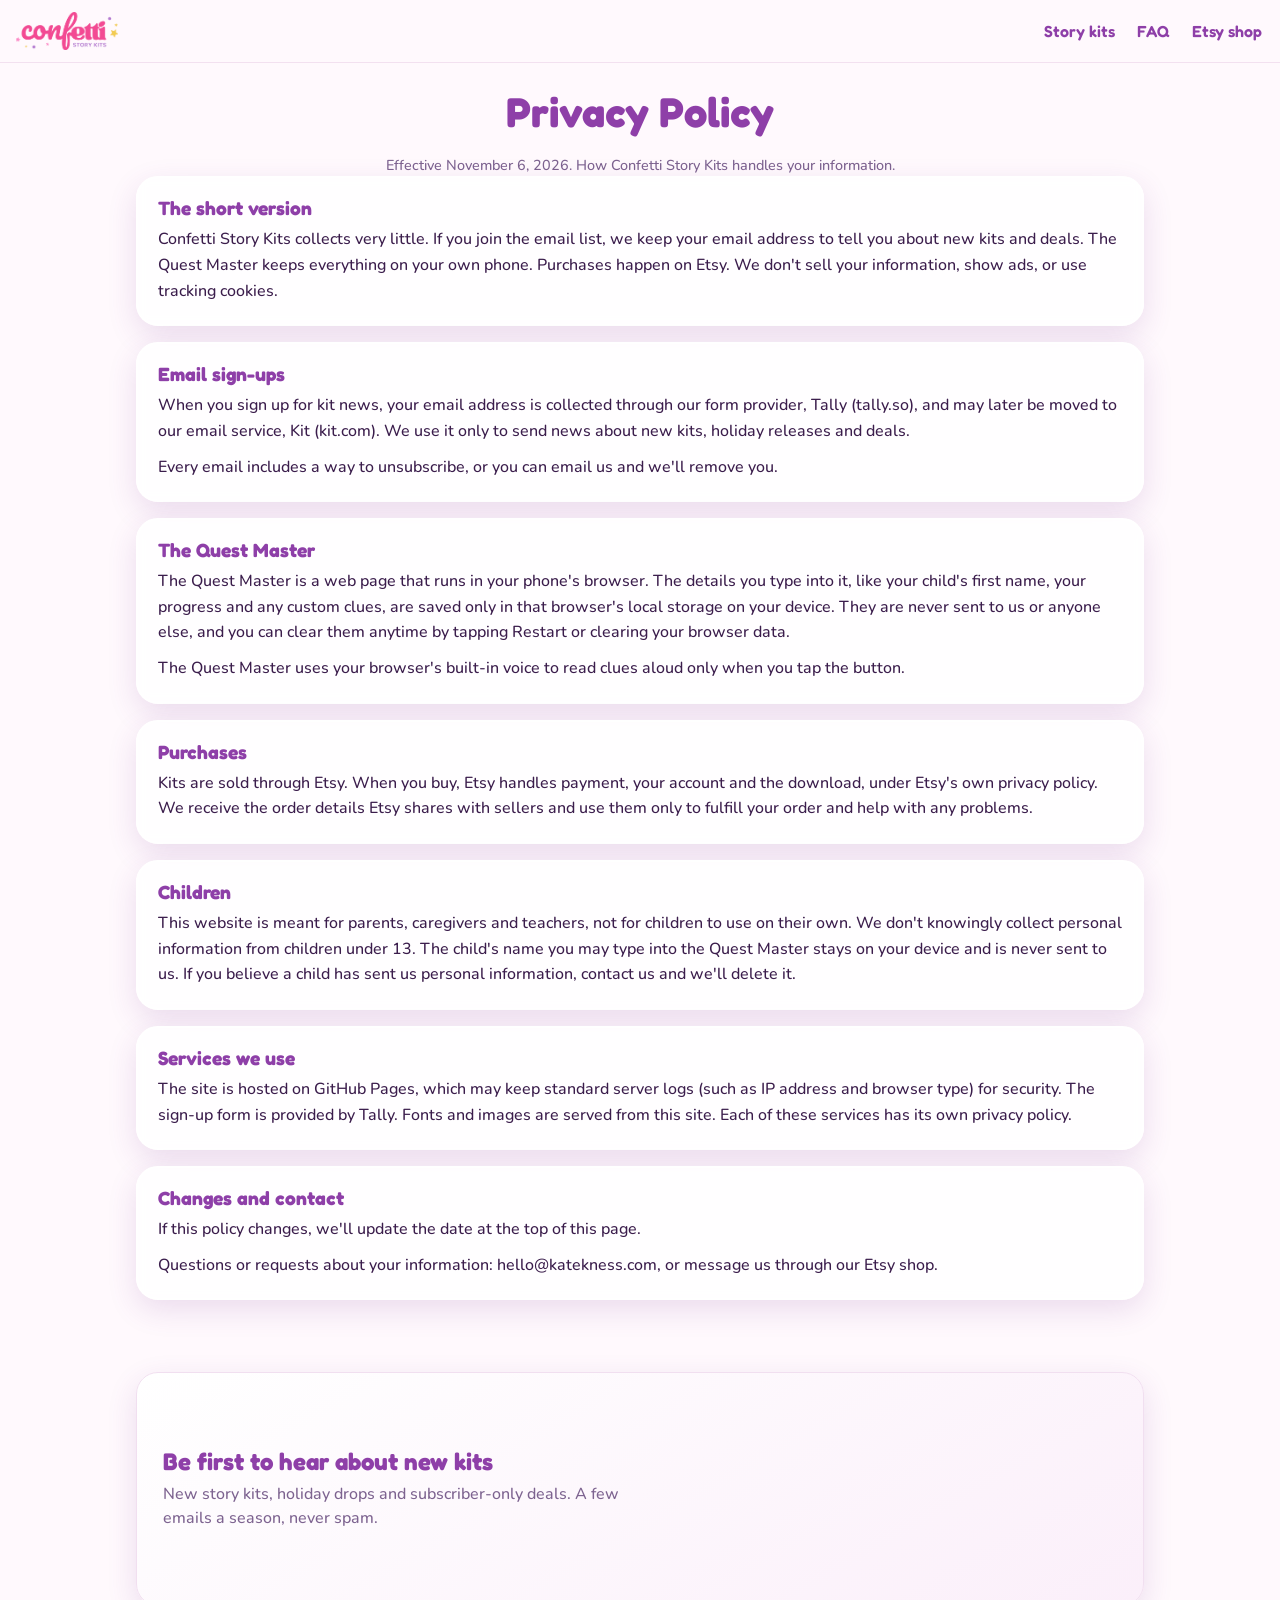
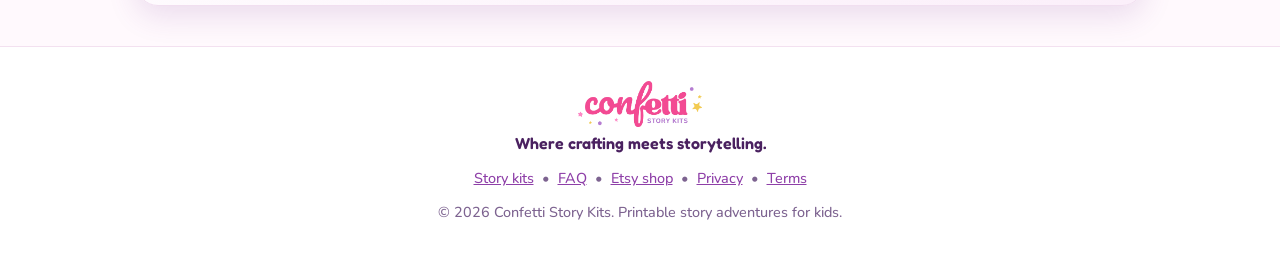
<file: privacy/index.html>
<!doctype html>
<html lang="en">
<head>
  <meta charset="utf-8">
  <meta name="viewport" content="width=device-width, initial-scale=1">
  <title>Privacy Policy | Confetti Story Kits</title>
  <meta name="description" content="How Confetti Story Kits handles your information: email sign-ups, the on-device Quest Master, Etsy purchases and children&#x27;s privacy.">
  <link rel="canonical" href="https://confettistorykits.com/privacy/">
  <meta name="theme-color" content="#f0468e">
  <link rel="icon" href="../assets/img/favicon.png">
  <meta property="og:type" content="website">
  <meta property="og:site_name" content="Confetti Story Kits">
  <meta property="og:title" content="Privacy Policy | Confetti Story Kits">
  <meta property="og:description" content="How Confetti Story Kits handles your information: email sign-ups, the on-device Quest Master, Etsy purchases and children&#x27;s privacy.">
  <meta property="og:url" content="https://confettistorykits.com/privacy/">
  <meta property="og:image" content="https://confettistorykits.com/assets/img/og.png">
  <meta name="twitter:card" content="summary_large_image">
  <link rel="stylesheet" href="../assets/css/fonts.css">
  <link rel="stylesheet" href="../assets/css/site.css?v=f6378e70">
  <script type="application/ld+json">{"@context": "https://schema.org", "@type": "Organization", "name": "Confetti Story Kits", "url": "https://confettistorykits.com", "logo": "https://confettistorykits.com/assets/img/logo.webp", "sameAs": ["https://confettistorykits.etsy.com"], "slogan": "Where crafting meets storytelling"}</script>
</head>
<body>
  <a class="salebar" data-sale hidden href="../#kits"><b>Cyber Specials:</b> 30% off every story kit on Etsy, now through Dec 1. Shop the kits →</a>
  <script>(function(){var n=Date.now();if(n>=Date.parse("2026-11-23T05:00:00Z")&&n<=Date.parse("2026-12-02T04:59:59Z")){document.documentElement.classList.add("on-sale")}})();</script>
  <nav class="topnav wrap"><a href="../"><img src="../assets/img/logo.webp" alt="Confetti Story Kits home" class="navlogo"></a>
    <span><a href="../#kits">Story kits</a><a href="../faq/">FAQ</a><a href="https://confettistorykits.etsy.com" rel="noopener">Etsy shop</a></span></nav>
  <main class="wrap kitpage legal">
    <h1 class="pagetitle">Privacy Policy</h1>
    <p class="note" style="text-align:center">Effective November 6, 2026. How Confetti Story Kits handles your information.</p>
    <section class="card panel"><h2>The short version</h2><p>Confetti Story Kits collects very little. If you join the email list, we keep your email address to tell you about new kits and deals. The Quest Master keeps everything on your own phone. Purchases happen on Etsy. We don&#x27;t sell your information, show ads, or use tracking cookies.</p></section><section class="card panel"><h2>Email sign-ups</h2><p>When you sign up for kit news, your email address is collected through our form provider, Tally (tally.so), and may later be moved to our email service, Kit (kit.com). We use it only to send news about new kits, holiday releases and deals.</p><p>Every email includes a way to unsubscribe, or you can email us and we&#x27;ll remove you.</p></section><section class="card panel"><h2>The Quest Master</h2><p>The Quest Master is a web page that runs in your phone&#x27;s browser. The details you type into it, like your child&#x27;s first name, your progress and any custom clues, are saved only in that browser&#x27;s local storage on your device. They are never sent to us or anyone else, and you can clear them anytime by tapping Restart or clearing your browser data.</p><p>The Quest Master uses your browser&#x27;s built-in voice to read clues aloud only when you tap the button.</p></section><section class="card panel"><h2>Purchases</h2><p>Kits are sold through Etsy. When you buy, Etsy handles payment, your account and the download, under Etsy&#x27;s own privacy policy. We receive the order details Etsy shares with sellers and use them only to fulfill your order and help with any problems.</p></section><section class="card panel"><h2>Children</h2><p>This website is meant for parents, caregivers and teachers, not for children to use on their own. We don&#x27;t knowingly collect personal information from children under 13. The child&#x27;s name you may type into the Quest Master stays on your device and is never sent to us. If you believe a child has sent us personal information, contact us and we&#x27;ll delete it.</p></section><section class="card panel"><h2>Services we use</h2><p>The site is hosted on GitHub Pages, which may keep standard server logs (such as IP address and browser type) for security. The sign-up form is provided by Tally. Fonts and images are served from this site. Each of these services has its own privacy policy.</p></section><section class="card panel"><h2>Changes and contact</h2><p>If this policy changes, we&#x27;ll update the date at the top of this page.</p><p>Questions or requests about your information: hello@katekness.com, or message us through our Etsy shop.</p></section>
  </main>
  <section class="wrap"><div class="card signup" id="join">
    <div><h2>Be first to hear about new kits</h2>
      <p>New story kits, holiday drops and subscriber-only deals. A few emails a season, never spam.</p></div>
    <div class="signup-form"><iframe data-tally-src="https://tally.so/embed/vXrBDX?alignLeft=1&hideTitle=1&transparentBackground=1&dynamicHeight=1" loading="lazy" width="100%" height="180" frameborder="0" title="Sign up for new Confetti Story Kits"></iframe>
      <noscript><a href="https://tally.so/r/vXrBDX">Sign up for new kits</a></noscript></div>
  </div></section>
  <script async src="https://tally.so/widgets/embed.js" onload="Tally.loadEmbeds()"></script>
  <footer class="foot2">
    <img src="../assets/img/logo.webp" alt="Confetti Story Kits" class="footlogo">
    <p class="footline">Where crafting meets storytelling.</p>
    <p><a href="../#kits">Story kits</a> &nbsp;•&nbsp; <a href="../faq/">FAQ</a> &nbsp;•&nbsp; <a href="https://confettistorykits.etsy.com" rel="noopener">Etsy shop</a> &nbsp;•&nbsp; <a href="../privacy/">Privacy</a> &nbsp;•&nbsp; <a href="../terms/">Terms</a></p>
    <p>&copy; 2026 Confetti Story Kits. Printable story adventures for kids.</p>
  </footer>
</body>
</html>
</file>
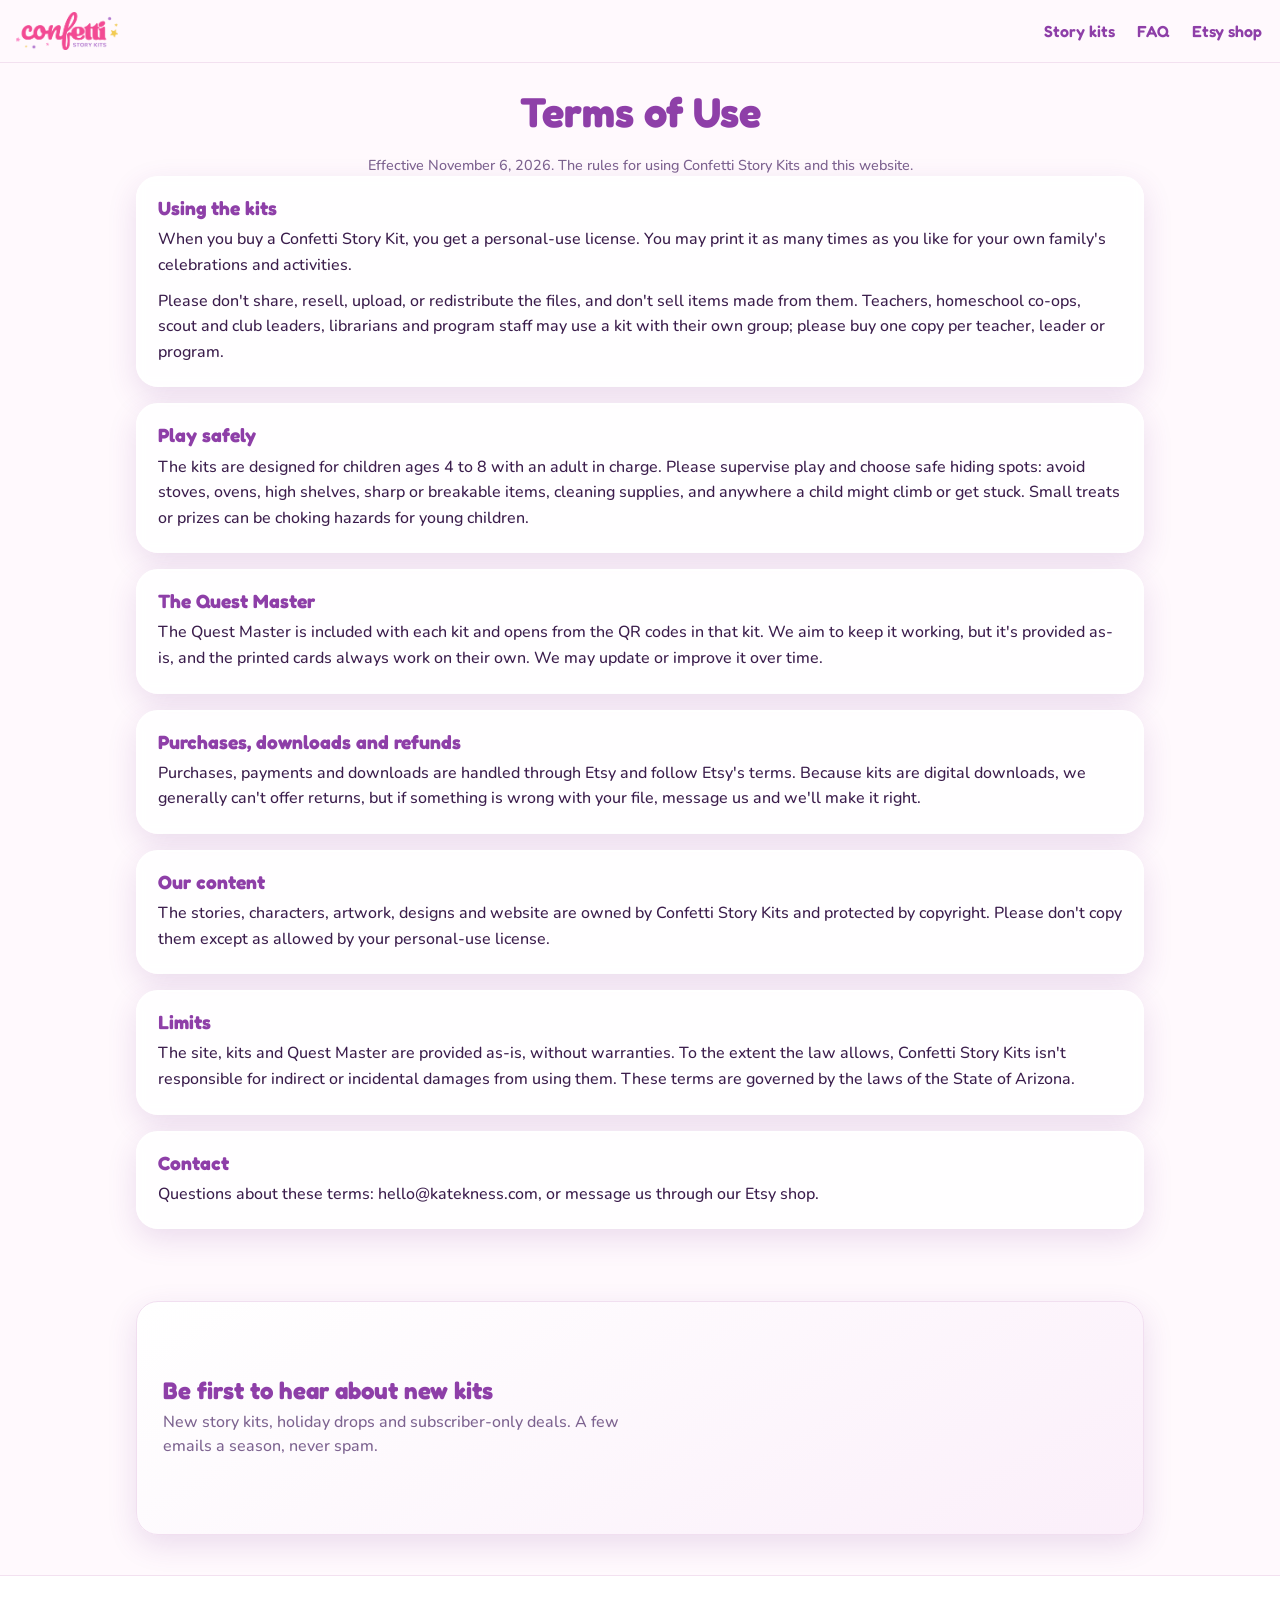
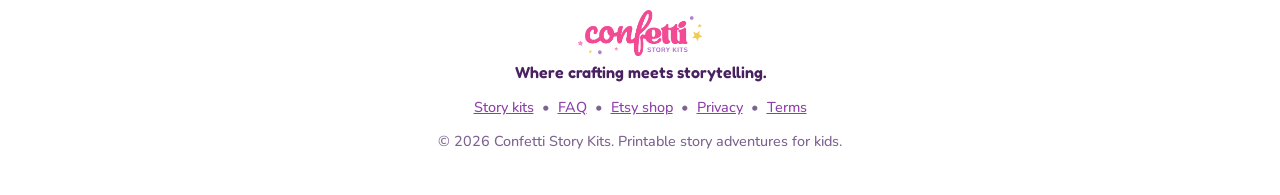
<file: terms/index.html>
<!doctype html>
<html lang="en">
<head>
  <meta charset="utf-8">
  <meta name="viewport" content="width=device-width, initial-scale=1">
  <title>Terms of Use | Confetti Story Kits</title>
  <meta name="description" content="Terms of use for Confetti Story Kits: personal-use license, safe play, the Quest Master, purchases through Etsy.">
  <link rel="canonical" href="https://confettistorykits.com/terms/">
  <meta name="theme-color" content="#f0468e">
  <link rel="icon" href="../assets/img/favicon.png">
  <meta property="og:type" content="website">
  <meta property="og:site_name" content="Confetti Story Kits">
  <meta property="og:title" content="Terms of Use | Confetti Story Kits">
  <meta property="og:description" content="Terms of use for Confetti Story Kits: personal-use license, safe play, the Quest Master, purchases through Etsy.">
  <meta property="og:url" content="https://confettistorykits.com/terms/">
  <meta property="og:image" content="https://confettistorykits.com/assets/img/og.png">
  <meta name="twitter:card" content="summary_large_image">
  <link rel="stylesheet" href="../assets/css/fonts.css">
  <link rel="stylesheet" href="../assets/css/site.css?v=f6378e70">
  <script type="application/ld+json">{"@context": "https://schema.org", "@type": "Organization", "name": "Confetti Story Kits", "url": "https://confettistorykits.com", "logo": "https://confettistorykits.com/assets/img/logo.webp", "sameAs": ["https://confettistorykits.etsy.com"], "slogan": "Where crafting meets storytelling"}</script>
</head>
<body>
  <a class="salebar" data-sale hidden href="../#kits"><b>Cyber Specials:</b> 30% off every story kit on Etsy, now through Dec 1. Shop the kits →</a>
  <script>(function(){var n=Date.now();if(n>=Date.parse("2026-11-23T05:00:00Z")&&n<=Date.parse("2026-12-02T04:59:59Z")){document.documentElement.classList.add("on-sale")}})();</script>
  <nav class="topnav wrap"><a href="../"><img src="../assets/img/logo.webp" alt="Confetti Story Kits home" class="navlogo"></a>
    <span><a href="../#kits">Story kits</a><a href="../faq/">FAQ</a><a href="https://confettistorykits.etsy.com" rel="noopener">Etsy shop</a></span></nav>
  <main class="wrap kitpage legal">
    <h1 class="pagetitle">Terms of Use</h1>
    <p class="note" style="text-align:center">Effective November 6, 2026. The rules for using Confetti Story Kits and this website.</p>
    <section class="card panel"><h2>Using the kits</h2><p>When you buy a Confetti Story Kit, you get a personal-use license. You may print it as many times as you like for your own family&#x27;s celebrations and activities.</p><p>Please don&#x27;t share, resell, upload, or redistribute the files, and don&#x27;t sell items made from them. Teachers, homeschool co-ops, scout and club leaders, librarians and program staff may use a kit with their own group; please buy one copy per teacher, leader or program.</p></section><section class="card panel"><h2>Play safely</h2><p>The kits are designed for children ages 4 to 8 with an adult in charge. Please supervise play and choose safe hiding spots: avoid stoves, ovens, high shelves, sharp or breakable items, cleaning supplies, and anywhere a child might climb or get stuck. Small treats or prizes can be choking hazards for young children.</p></section><section class="card panel"><h2>The Quest Master</h2><p>The Quest Master is included with each kit and opens from the QR codes in that kit. We aim to keep it working, but it&#x27;s provided as-is, and the printed cards always work on their own. We may update or improve it over time.</p></section><section class="card panel"><h2>Purchases, downloads and refunds</h2><p>Purchases, payments and downloads are handled through Etsy and follow Etsy&#x27;s terms. Because kits are digital downloads, we generally can&#x27;t offer returns, but if something is wrong with your file, message us and we&#x27;ll make it right.</p></section><section class="card panel"><h2>Our content</h2><p>The stories, characters, artwork, designs and website are owned by Confetti Story Kits and protected by copyright. Please don&#x27;t copy them except as allowed by your personal-use license.</p></section><section class="card panel"><h2>Limits</h2><p>The site, kits and Quest Master are provided as-is, without warranties. To the extent the law allows, Confetti Story Kits isn&#x27;t responsible for indirect or incidental damages from using them. These terms are governed by the laws of the State of Arizona.</p></section><section class="card panel"><h2>Contact</h2><p>Questions about these terms: hello@katekness.com, or message us through our Etsy shop.</p></section>
  </main>
  <section class="wrap"><div class="card signup" id="join">
    <div><h2>Be first to hear about new kits</h2>
      <p>New story kits, holiday drops and subscriber-only deals. A few emails a season, never spam.</p></div>
    <div class="signup-form"><iframe data-tally-src="https://tally.so/embed/vXrBDX?alignLeft=1&hideTitle=1&transparentBackground=1&dynamicHeight=1" loading="lazy" width="100%" height="180" frameborder="0" title="Sign up for new Confetti Story Kits"></iframe>
      <noscript><a href="https://tally.so/r/vXrBDX">Sign up for new kits</a></noscript></div>
  </div></section>
  <script async src="https://tally.so/widgets/embed.js" onload="Tally.loadEmbeds()"></script>
  <footer class="foot2">
    <img src="../assets/img/logo.webp" alt="Confetti Story Kits" class="footlogo">
    <p class="footline">Where crafting meets storytelling.</p>
    <p><a href="../#kits">Story kits</a> &nbsp;•&nbsp; <a href="../faq/">FAQ</a> &nbsp;•&nbsp; <a href="https://confettistorykits.etsy.com" rel="noopener">Etsy shop</a> &nbsp;•&nbsp; <a href="../privacy/">Privacy</a> &nbsp;•&nbsp; <a href="../terms/">Terms</a></p>
    <p>&copy; 2026 Confetti Story Kits. Printable story adventures for kids.</p>
  </footer>
</body>
</html>
</file>
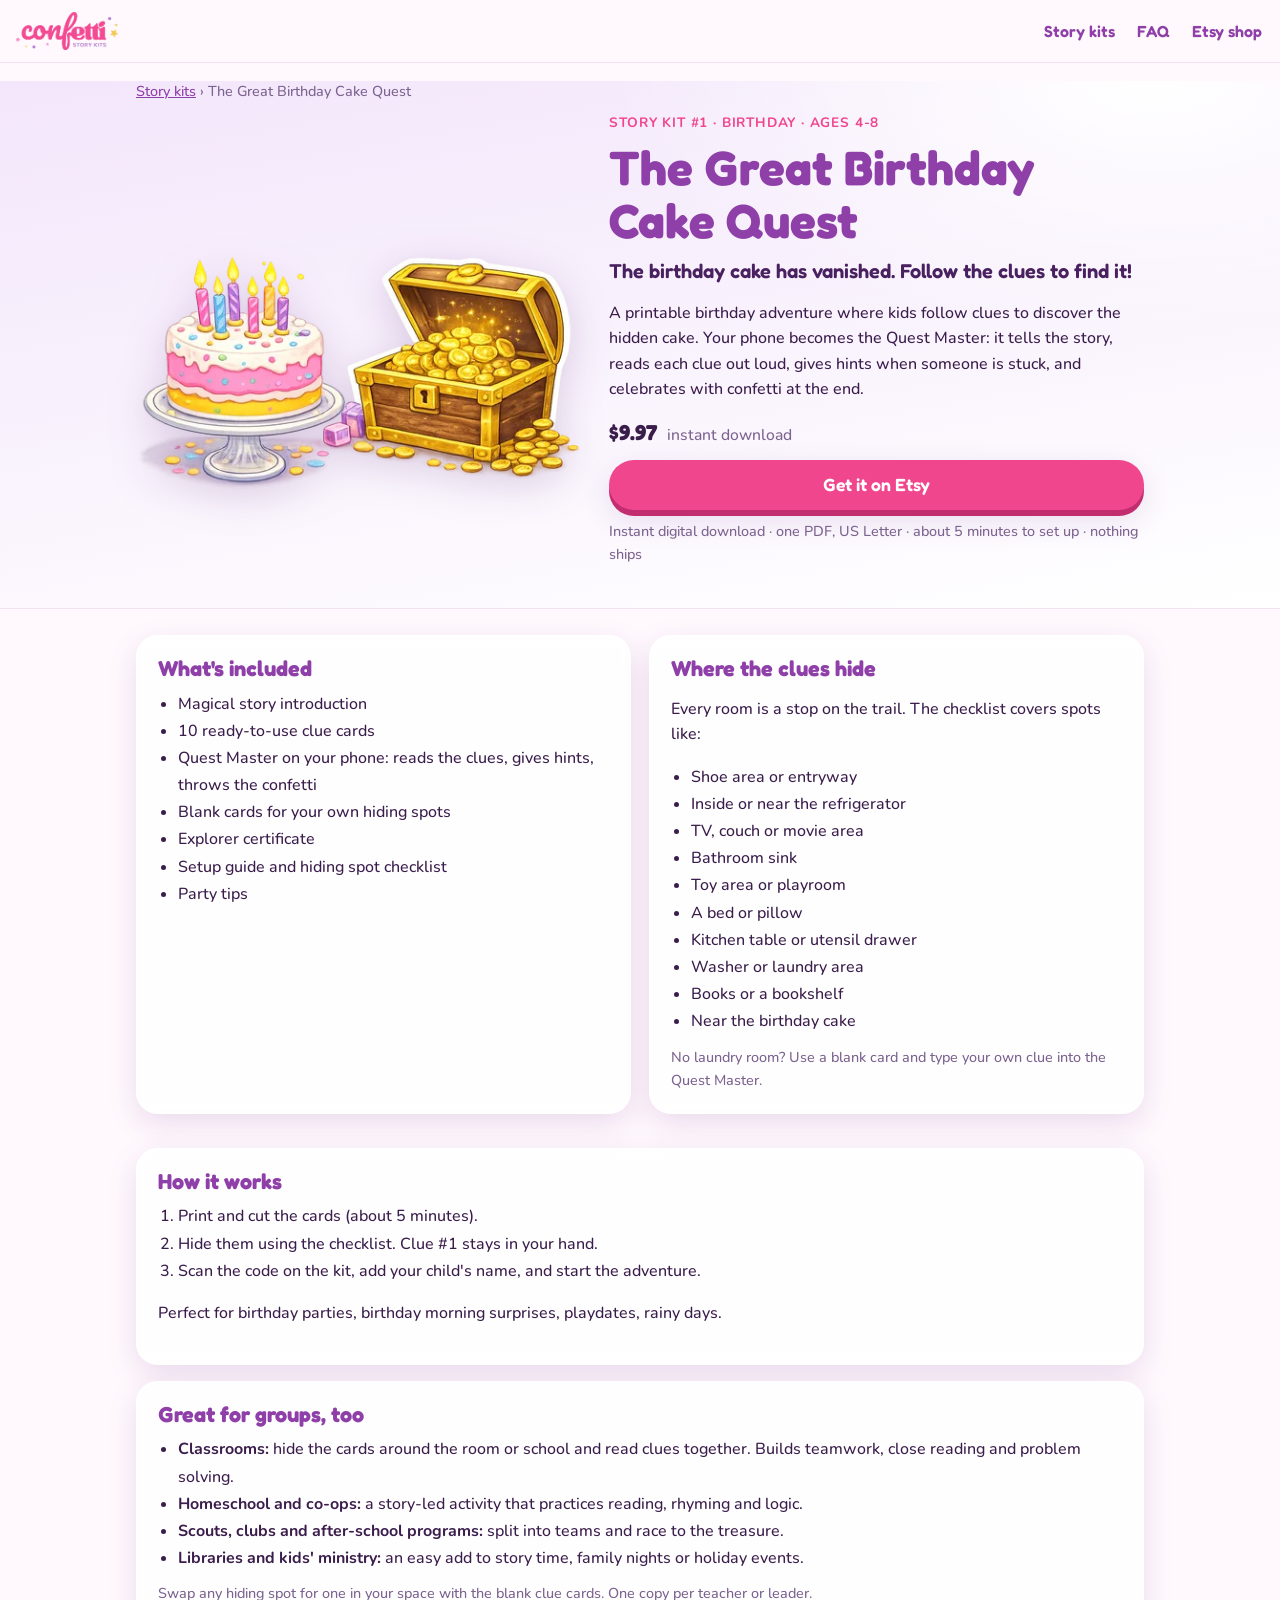
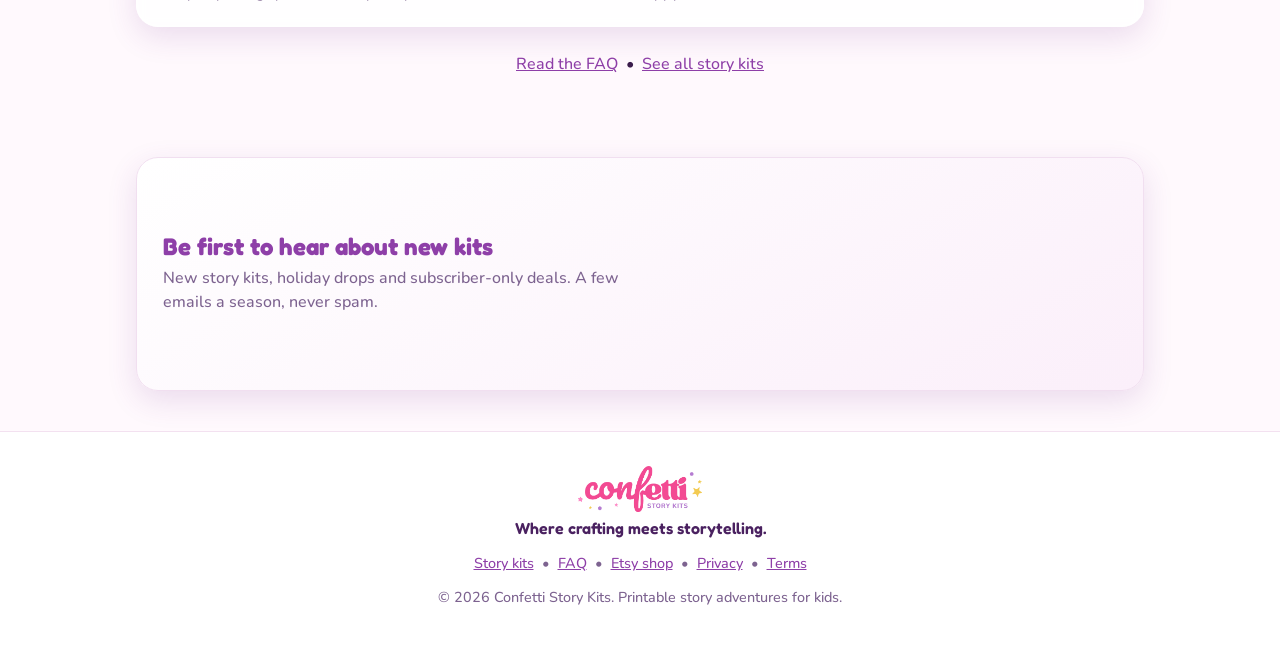
<file: kits/birthday-cake/index.html>
<!doctype html>
<html lang="en">
<head>
  <meta charset="utf-8">
  <meta name="viewport" content="width=device-width, initial-scale=1">
  <title>The Great Birthday Cake Quest | Printable Birthday Treasure Hunt for Kids &amp; Classrooms | Confetti Story Kits</title>
  <meta name="description" content="The Great Birthday Cake Quest: a printable birthday treasure hunt for kids ages 4-8. For home, classrooms, homeschool and kids&#x27; groups. 10 rhyming clue cards, a story page, and a phone Quest Master that reads the clues. Instant download.">
  <link rel="canonical" href="https://confettistorykits.com/kits/birthday-cake/">
  <meta name="theme-color" content="#f0468e">
  <link rel="icon" href="../../assets/img/favicon.png">
  <meta property="og:type" content="website">
  <meta property="og:site_name" content="Confetti Story Kits">
  <meta property="og:title" content="The Great Birthday Cake Quest | Printable Birthday Treasure Hunt for Kids &amp; Classrooms | Confetti Story Kits">
  <meta property="og:description" content="The Great Birthday Cake Quest: a printable birthday treasure hunt for kids ages 4-8. For home, classrooms, homeschool and kids&#x27; groups. 10 rhyming clue cards, a story page, and a phone Quest Master that reads the clues. Instant download.">
  <meta property="og:url" content="https://confettistorykits.com/kits/birthday-cake/">
  <meta property="og:image" content="https://confettistorykits.com/quests/birthday-cake/img/cake-chest.webp">
  <meta name="twitter:card" content="summary_large_image">
  <link rel="stylesheet" href="../../assets/css/fonts.css">
  <link rel="stylesheet" href="../../assets/css/site.css?v=f6378e70">
  <script type="application/ld+json">[{"@context": "https://schema.org", "@type": "Organization", "name": "Confetti Story Kits", "url": "https://confettistorykits.com", "logo": "https://confettistorykits.com/assets/img/logo.webp", "sameAs": ["https://confettistorykits.etsy.com"], "slogan": "Where crafting meets storytelling"}, {"@context": "https://schema.org", "@type": "Product", "name": "The Great Birthday Cake Quest", "description": "The Great Birthday Cake Quest: a printable birthday treasure hunt for kids ages 4-8. For home, classrooms, homeschool and kids' groups. 10 rhyming clue cards, a story page, and a phone Quest Master that reads the clues. Instant download.", "image": "https://confettistorykits.com/quests/birthday-cake/img/cake-chest.webp", "brand": {"@type": "Brand", "name": "Confetti Story Kits"}, "category": "Printable party game and classroom activity", "audience": [{"@type": "PeopleAudience", "suggestedMinAge": 4, "suggestedMaxAge": 8}, {"@type": "EducationalAudience", "educationalRole": "teacher"}, {"@type": "Audience", "audienceType": "Parents, homeschool families, scout and club leaders, librarians"}], "url": "https://confettistorykits.com/kits/birthday-cake/", "offers": {"@type": "Offer", "url": "https://confettistorykits.etsy.com/listing/4467229377/birthday-treasure-hunt-printable-for", "availability": "https://schema.org/InStock", "price": "9.97", "priceCurrency": "USD"}}, {"@context": "https://schema.org", "@type": "BreadcrumbList", "itemListElement": [{"@type": "ListItem", "position": 1, "name": "Story kits", "item": "https://confettistorykits.com/"}, {"@type": "ListItem", "position": 2, "name": "The Great Birthday Cake Quest", "item": "https://confettistorykits.com/kits/birthday-cake/"}]}]</script>
</head>
<body>
  <a class="salebar" data-sale hidden href="../../#kits"><b>Cyber Specials:</b> 30% off every story kit on Etsy, now through Dec 1. Shop the kits →</a>
  <script>(function(){var n=Date.now();if(n>=Date.parse("2026-11-23T05:00:00Z")&&n<=Date.parse("2026-12-02T04:59:59Z")){document.documentElement.classList.add("on-sale")}})();</script>
  <nav class="topnav wrap"><a href="../../"><img src="../../assets/img/logo.webp" alt="Confetti Story Kits home" class="navlogo"></a>
    <span><a href="../../#kits">Story kits</a><a href="../../faq/">FAQ</a><a href="https://confettistorykits.etsy.com" rel="noopener">Etsy shop</a></span></nav>
  <main class="kitpage" style="--k1:#8e3fa8;--k2:#f0468e;--ks:#f3e6fb;--kg:#f4c542">
    <div class="kitband"><div class="wrap">
    <p class="crumbs"><a href="../../">Story kits</a> › The Great Birthday Cake Quest</p>
    <section class="kithero">
      <div><img src="../../quests/birthday-cake/img/cake-chest.webp" alt="The Princess and The Knight from The Great Birthday Cake Quest"></div>
      <div>
        <span class="meta">Story Kit #1 · Birthday · Ages 4-8</span>
        <h1>The Great Birthday Cake Quest</h1>
        <p class="lead">The birthday cake has vanished. Follow the clues to find it!</p>
        <p>A printable birthday adventure where kids follow clues to discover the hidden cake. Your phone becomes the Quest Master: it tells the story, reads each clue out loud, gives hints when someone is stuck, and celebrates with confetti at the end.</p>
        <p class="pricetag"><span class="pt-reg" data-reg><b>$9.97</b> instant download</span><span class="pt-sale" data-sale hidden><s>$9.97</s> <b>$6.98</b> <em>30% off through Dec 1</em></span></p>
        <div class="actions"><a class="btn" href="https://confettistorykits.etsy.com/listing/4467229377/birthday-treasure-hunt-printable-for" rel="noopener">Get it on Etsy</a></div>
        <p class="note">Instant digital download · one PDF, US Letter · about 5 minutes to set up · nothing ships</p>
      </div>
    </section>
    </div></div>
    <div class="wrap">
    <div class="kitcols">
      <section class="card panel"><h2>What's included</h2><ul><li>Magical story introduction</li><li>10 ready-to-use clue cards</li><li>Quest Master on your phone: reads the clues, gives hints, throws the confetti</li><li>Blank cards for your own hiding spots</li><li>Explorer certificate</li><li>Setup guide and hiding spot checklist</li><li>Party tips</li></ul></section>
      <section class="card panel"><h2>Where the clues hide</h2><p>Every room is a stop on the trail. The checklist covers spots like:</p><ul><li>Shoe area or entryway</li><li>Inside or near the refrigerator</li><li>TV, couch or movie area</li><li>Bathroom sink</li><li>Toy area or playroom</li><li>A bed or pillow</li><li>Kitchen table or utensil drawer</li><li>Washer or laundry area</li><li>Books or a bookshelf</li><li>Near the birthday cake</li></ul>
        
        <p class="note">No laundry room? Use a blank card and type your own clue into the Quest Master.</p></section>
    </div>


    <section class="card panel">
      <h2>How it works</h2>
      <ol><li>Print and cut the cards (about 5 minutes).</li><li>Hide them using the checklist. Clue #1 stays in your hand.</li>
      <li>Scan the code on the kit, add your child's name, and start the adventure.</li></ol>
      <p>Perfect for birthday parties, birthday morning surprises, playdates, rainy days.</p>
    </section>
    <section class="card panel">
      <h2>Great for groups, too</h2>
      <ul><li><b>Classrooms:</b> hide the cards around the room or school and read clues together. Builds teamwork, close reading and problem solving.</li>
      <li><b>Homeschool and co-ops:</b> a story-led activity that practices reading, rhyming and logic.</li>
      <li><b>Scouts, clubs and after-school programs:</b> split into teams and race to the treasure.</li>
      <li><b>Libraries and kids' ministry:</b> an easy add to story time, family nights or holiday events.</li></ul>
      <p class="note">Swap any hiding spot for one in your space with the blank clue cards. One copy per teacher or leader.</p>
    </section>
    <p style="text-align:center;margin:26px 0"><a href="../../faq/">Read the FAQ</a> &nbsp;•&nbsp; <a href="../../#kits">See all story kits</a></p>
    </div>
  </main>
  <section class="wrap"><div class="card signup" id="join">
    <div><h2>Be first to hear about new kits</h2>
      <p>New story kits, holiday drops and subscriber-only deals. A few emails a season, never spam.</p></div>
    <div class="signup-form"><iframe data-tally-src="https://tally.so/embed/vXrBDX?alignLeft=1&hideTitle=1&transparentBackground=1&dynamicHeight=1" loading="lazy" width="100%" height="180" frameborder="0" title="Sign up for new Confetti Story Kits"></iframe>
      <noscript><a href="https://tally.so/r/vXrBDX">Sign up for new kits</a></noscript></div>
  </div></section>
  <script async src="https://tally.so/widgets/embed.js" onload="Tally.loadEmbeds()"></script>
  <footer class="foot2">
    <img src="../../assets/img/logo.webp" alt="Confetti Story Kits" class="footlogo">
    <p class="footline">Where crafting meets storytelling.</p>
    <p><a href="../../#kits">Story kits</a> &nbsp;•&nbsp; <a href="../../faq/">FAQ</a> &nbsp;•&nbsp; <a href="https://confettistorykits.etsy.com" rel="noopener">Etsy shop</a> &nbsp;•&nbsp; <a href="../../privacy/">Privacy</a> &nbsp;•&nbsp; <a href="../../terms/">Terms</a></p>
    <p>&copy; 2026 Confetti Story Kits. Printable story adventures for kids.</p>
  </footer>
</body>
</html>
</file>
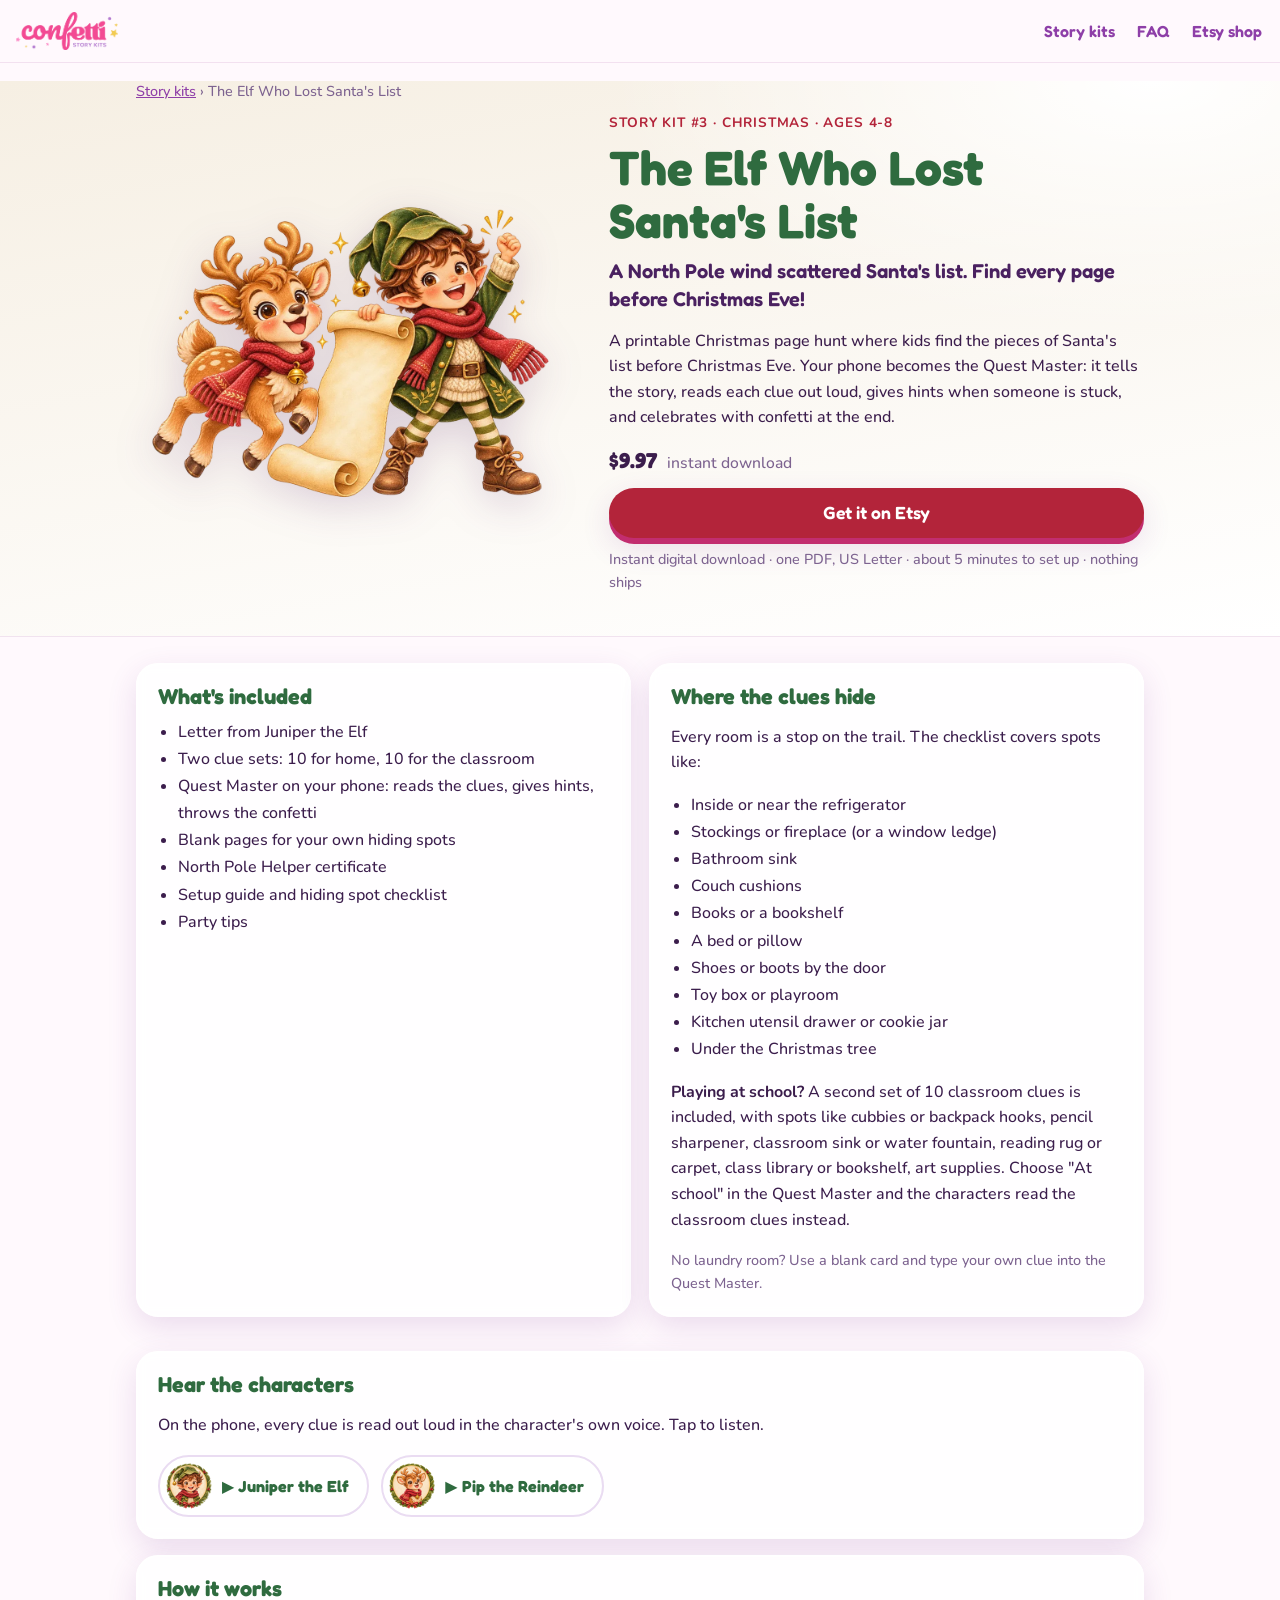
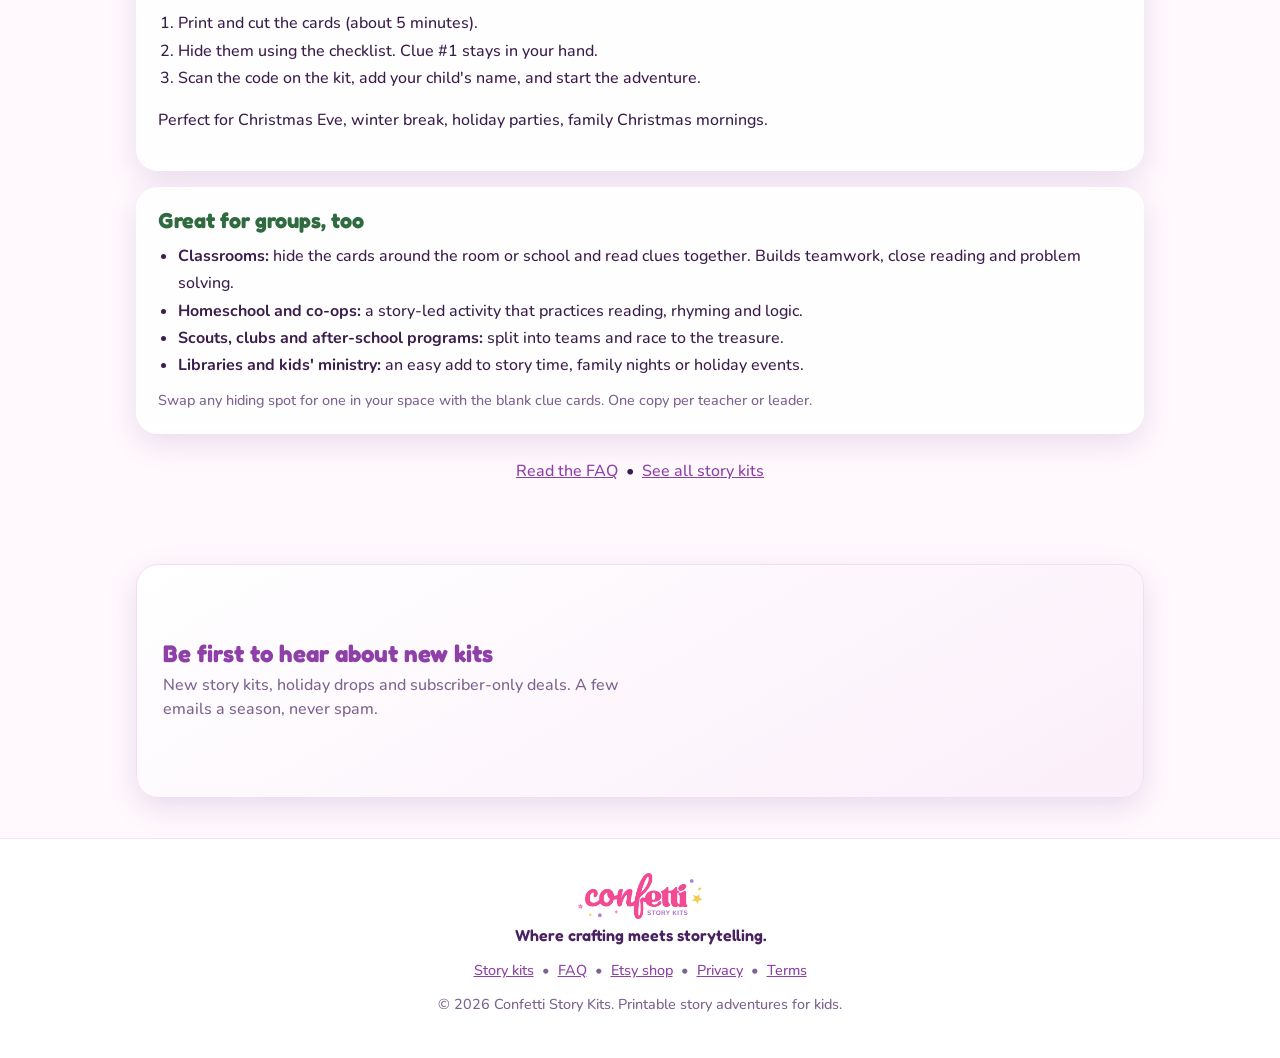
<file: kits/elf-santas-list/index.html>
<!doctype html>
<html lang="en">
<head>
  <meta charset="utf-8">
  <meta name="viewport" content="width=device-width, initial-scale=1">
  <title>The Elf Who Lost Santa&#x27;s List | Printable Christmas Treasure Hunt for Kids &amp; Classrooms | Confetti Story Kits</title>
  <meta name="description" content="The Elf Who Lost Santa&#x27;s List: a printable christmas treasure hunt for kids ages 4-8. For home, classrooms, homeschool and kids&#x27; groups. 10 rhyming clue cards, a story page, and a phone Quest Master that reads the clues. Instant download.">
  <link rel="canonical" href="https://confettistorykits.com/kits/elf-santas-list/">
  <meta name="theme-color" content="#f0468e">
  <link rel="icon" href="../../assets/img/favicon.png">
  <meta property="og:type" content="website">
  <meta property="og:site_name" content="Confetti Story Kits">
  <meta property="og:title" content="The Elf Who Lost Santa&#x27;s List | Printable Christmas Treasure Hunt for Kids &amp; Classrooms | Confetti Story Kits">
  <meta property="og:description" content="The Elf Who Lost Santa&#x27;s List: a printable christmas treasure hunt for kids ages 4-8. For home, classrooms, homeschool and kids&#x27; groups. 10 rhyming clue cards, a story page, and a phone Quest Master that reads the clues. Instant download.">
  <meta property="og:url" content="https://confettistorykits.com/kits/elf-santas-list/">
  <meta property="og:image" content="https://confettistorykits.com/quests/elf-santas-list/img/duo.webp">
  <meta name="twitter:card" content="summary_large_image">
  <link rel="stylesheet" href="../../assets/css/fonts.css">
  <link rel="stylesheet" href="../../assets/css/site.css?v=f6378e70">
  <script type="application/ld+json">[{"@context": "https://schema.org", "@type": "Organization", "name": "Confetti Story Kits", "url": "https://confettistorykits.com", "logo": "https://confettistorykits.com/assets/img/logo.webp", "sameAs": ["https://confettistorykits.etsy.com"], "slogan": "Where crafting meets storytelling"}, {"@context": "https://schema.org", "@type": "Product", "name": "The Elf Who Lost Santa's List", "description": "The Elf Who Lost Santa's List: a printable christmas treasure hunt for kids ages 4-8. For home, classrooms, homeschool and kids' groups. 10 rhyming clue cards, a story page, and a phone Quest Master that reads the clues. Instant download.", "image": "https://confettistorykits.com/quests/elf-santas-list/img/duo.webp", "brand": {"@type": "Brand", "name": "Confetti Story Kits"}, "category": "Printable party game and classroom activity", "audience": [{"@type": "PeopleAudience", "suggestedMinAge": 4, "suggestedMaxAge": 8}, {"@type": "EducationalAudience", "educationalRole": "teacher"}, {"@type": "Audience", "audienceType": "Parents, homeschool families, scout and club leaders, librarians"}], "url": "https://confettistorykits.com/kits/elf-santas-list/", "offers": {"@type": "Offer", "url": "https://confettistorykits.etsy.com/listing/4611081279/elf-scavenger-hunt-game-santas-list", "availability": "https://schema.org/InStock", "price": "9.97", "priceCurrency": "USD"}}, {"@context": "https://schema.org", "@type": "BreadcrumbList", "itemListElement": [{"@type": "ListItem", "position": 1, "name": "Story kits", "item": "https://confettistorykits.com/"}, {"@type": "ListItem", "position": 2, "name": "The Elf Who Lost Santa's List", "item": "https://confettistorykits.com/kits/elf-santas-list/"}]}]</script>
</head>
<body>
  <a class="salebar" data-sale hidden href="../../#kits"><b>Cyber Specials:</b> 30% off every story kit on Etsy, now through Dec 1. Shop the kits →</a>
  <script>(function(){var n=Date.now();if(n>=Date.parse("2026-11-23T05:00:00Z")&&n<=Date.parse("2026-12-02T04:59:59Z")){document.documentElement.classList.add("on-sale")}})();</script>
  <nav class="topnav wrap"><a href="../../"><img src="../../assets/img/logo.webp" alt="Confetti Story Kits home" class="navlogo"></a>
    <span><a href="../../#kits">Story kits</a><a href="../../faq/">FAQ</a><a href="https://confettistorykits.etsy.com" rel="noopener">Etsy shop</a></span></nav>
  <main class="kitpage" style="--k1:#2f6b3f;--k2:#b3243a;--ks:#f6efe3;--kg:#d9a441">
    <div class="kitband"><div class="wrap">
    <p class="crumbs"><a href="../../">Story kits</a> › The Elf Who Lost Santa&#x27;s List</p>
    <section class="kithero">
      <div><img src="../../quests/elf-santas-list/img/duo.webp" alt="Juniper the Elf and Pip the Reindeer from The Elf Who Lost Santa&#x27;s List"></div>
      <div>
        <span class="meta">Story Kit #3 · Christmas · Ages 4-8</span>
        <h1>The Elf Who Lost Santa&#x27;s List</h1>
        <p class="lead">A North Pole wind scattered Santa&#x27;s list. Find every page before Christmas Eve!</p>
        <p>A printable Christmas page hunt where kids find the pieces of Santa&#x27;s list before Christmas Eve. Your phone becomes the Quest Master: it tells the story, reads each clue out loud, gives hints when someone is stuck, and celebrates with confetti at the end.</p>
        <p class="pricetag"><span class="pt-reg" data-reg><b>$9.97</b> instant download</span><span class="pt-sale" data-sale hidden><s>$9.97</s> <b>$6.98</b> <em>30% off through Dec 1</em></span></p>
        <div class="actions"><a class="btn" href="https://confettistorykits.etsy.com/listing/4611081279/elf-scavenger-hunt-game-santas-list" rel="noopener">Get it on Etsy</a></div>
        <p class="note">Instant digital download · one PDF, US Letter · about 5 minutes to set up · nothing ships</p>
      </div>
    </section>
    </div></div>
    <div class="wrap">
    <div class="kitcols">
      <section class="card panel"><h2>What's included</h2><ul><li>Letter from Juniper the Elf</li><li>Two clue sets: 10 for home, 10 for the classroom</li><li>Quest Master on your phone: reads the clues, gives hints, throws the confetti</li><li>Blank pages for your own hiding spots</li><li>North Pole Helper certificate</li><li>Setup guide and hiding spot checklist</li><li>Party tips</li></ul></section>
      <section class="card panel"><h2>Where the clues hide</h2><p>Every room is a stop on the trail. The checklist covers spots like:</p><ul><li>Inside or near the refrigerator</li><li>Stockings or fireplace (or a window ledge)</li><li>Bathroom sink</li><li>Couch cushions</li><li>Books or a bookshelf</li><li>A bed or pillow</li><li>Shoes or boots by the door</li><li>Toy box or playroom</li><li>Kitchen utensil drawer or cookie jar</li><li>Under the Christmas tree</li></ul>
        <p><b>Playing at school?</b> A second set of 10 classroom clues is included, with spots like cubbies or backpack hooks, pencil sharpener, classroom sink or water fountain, reading rug or carpet, class library or bookshelf, art supplies. Choose "At school" in the Quest Master and the characters read the classroom clues instead.</p>
        <p class="note">No laundry room? Use a blank card and type your own clue into the Quest Master.</p></section>
    </div>


    <section class="card panel voices">
      <h2>Hear the characters</h2>
      <p>On the phone, every clue is read out loud in the character's own voice. Tap to listen.</p>
      <div class="voicegrid"><button class="voicebtn" type="button" data-src="../../quests/elf-santas-list/audio/elf-sample.mp3"><img src="../../quests/elf-santas-list/img/elf-face.webp" alt=""><span>▶ Juniper the Elf</span></button><button class="voicebtn" type="button" data-src="../../quests/elf-santas-list/audio/pip-step2-riddle.mp3"><img src="../../quests/elf-santas-list/img/pip-face.webp" alt=""><span>▶ Pip the Reindeer</span></button></div>
    </section>
    <script>
    (function(){var a=null,cur=null;document.querySelectorAll('.voicebtn').forEach(function(b){b.addEventListener('click',function(){
      if(a){a.pause();cur&&cur.classList.remove('playing');}
      if(cur===b){cur=null;return;}
      a=new Audio(b.dataset.src);cur=b;b.classList.add('playing');a.onended=function(){b.classList.remove('playing');cur=null;};a.play();
    });});})();
    </script>
    <section class="card panel">
      <h2>How it works</h2>
      <ol><li>Print and cut the cards (about 5 minutes).</li><li>Hide them using the checklist. Clue #1 stays in your hand.</li>
      <li>Scan the code on the kit, add your child's name, and start the adventure.</li></ol>
      <p>Perfect for Christmas Eve, winter break, holiday parties, family Christmas mornings.</p>
    </section>
    <section class="card panel">
      <h2>Great for groups, too</h2>
      <ul><li><b>Classrooms:</b> hide the cards around the room or school and read clues together. Builds teamwork, close reading and problem solving.</li>
      <li><b>Homeschool and co-ops:</b> a story-led activity that practices reading, rhyming and logic.</li>
      <li><b>Scouts, clubs and after-school programs:</b> split into teams and race to the treasure.</li>
      <li><b>Libraries and kids' ministry:</b> an easy add to story time, family nights or holiday events.</li></ul>
      <p class="note">Swap any hiding spot for one in your space with the blank clue cards. One copy per teacher or leader.</p>
    </section>
    <p style="text-align:center;margin:26px 0"><a href="../../faq/">Read the FAQ</a> &nbsp;•&nbsp; <a href="../../#kits">See all story kits</a></p>
    </div>
  </main>
  <section class="wrap"><div class="card signup" id="join">
    <div><h2>Be first to hear about new kits</h2>
      <p>New story kits, holiday drops and subscriber-only deals. A few emails a season, never spam.</p></div>
    <div class="signup-form"><iframe data-tally-src="https://tally.so/embed/vXrBDX?alignLeft=1&hideTitle=1&transparentBackground=1&dynamicHeight=1" loading="lazy" width="100%" height="180" frameborder="0" title="Sign up for new Confetti Story Kits"></iframe>
      <noscript><a href="https://tally.so/r/vXrBDX">Sign up for new kits</a></noscript></div>
  </div></section>
  <script async src="https://tally.so/widgets/embed.js" onload="Tally.loadEmbeds()"></script>
  <footer class="foot2">
    <img src="../../assets/img/logo.webp" alt="Confetti Story Kits" class="footlogo">
    <p class="footline">Where crafting meets storytelling.</p>
    <p><a href="../../#kits">Story kits</a> &nbsp;•&nbsp; <a href="../../faq/">FAQ</a> &nbsp;•&nbsp; <a href="https://confettistorykits.etsy.com" rel="noopener">Etsy shop</a> &nbsp;•&nbsp; <a href="../../privacy/">Privacy</a> &nbsp;•&nbsp; <a href="../../terms/">Terms</a></p>
    <p>&copy; 2026 Confetti Story Kits. Printable story adventures for kids.</p>
  </footer>
</body>
</html>
</file>
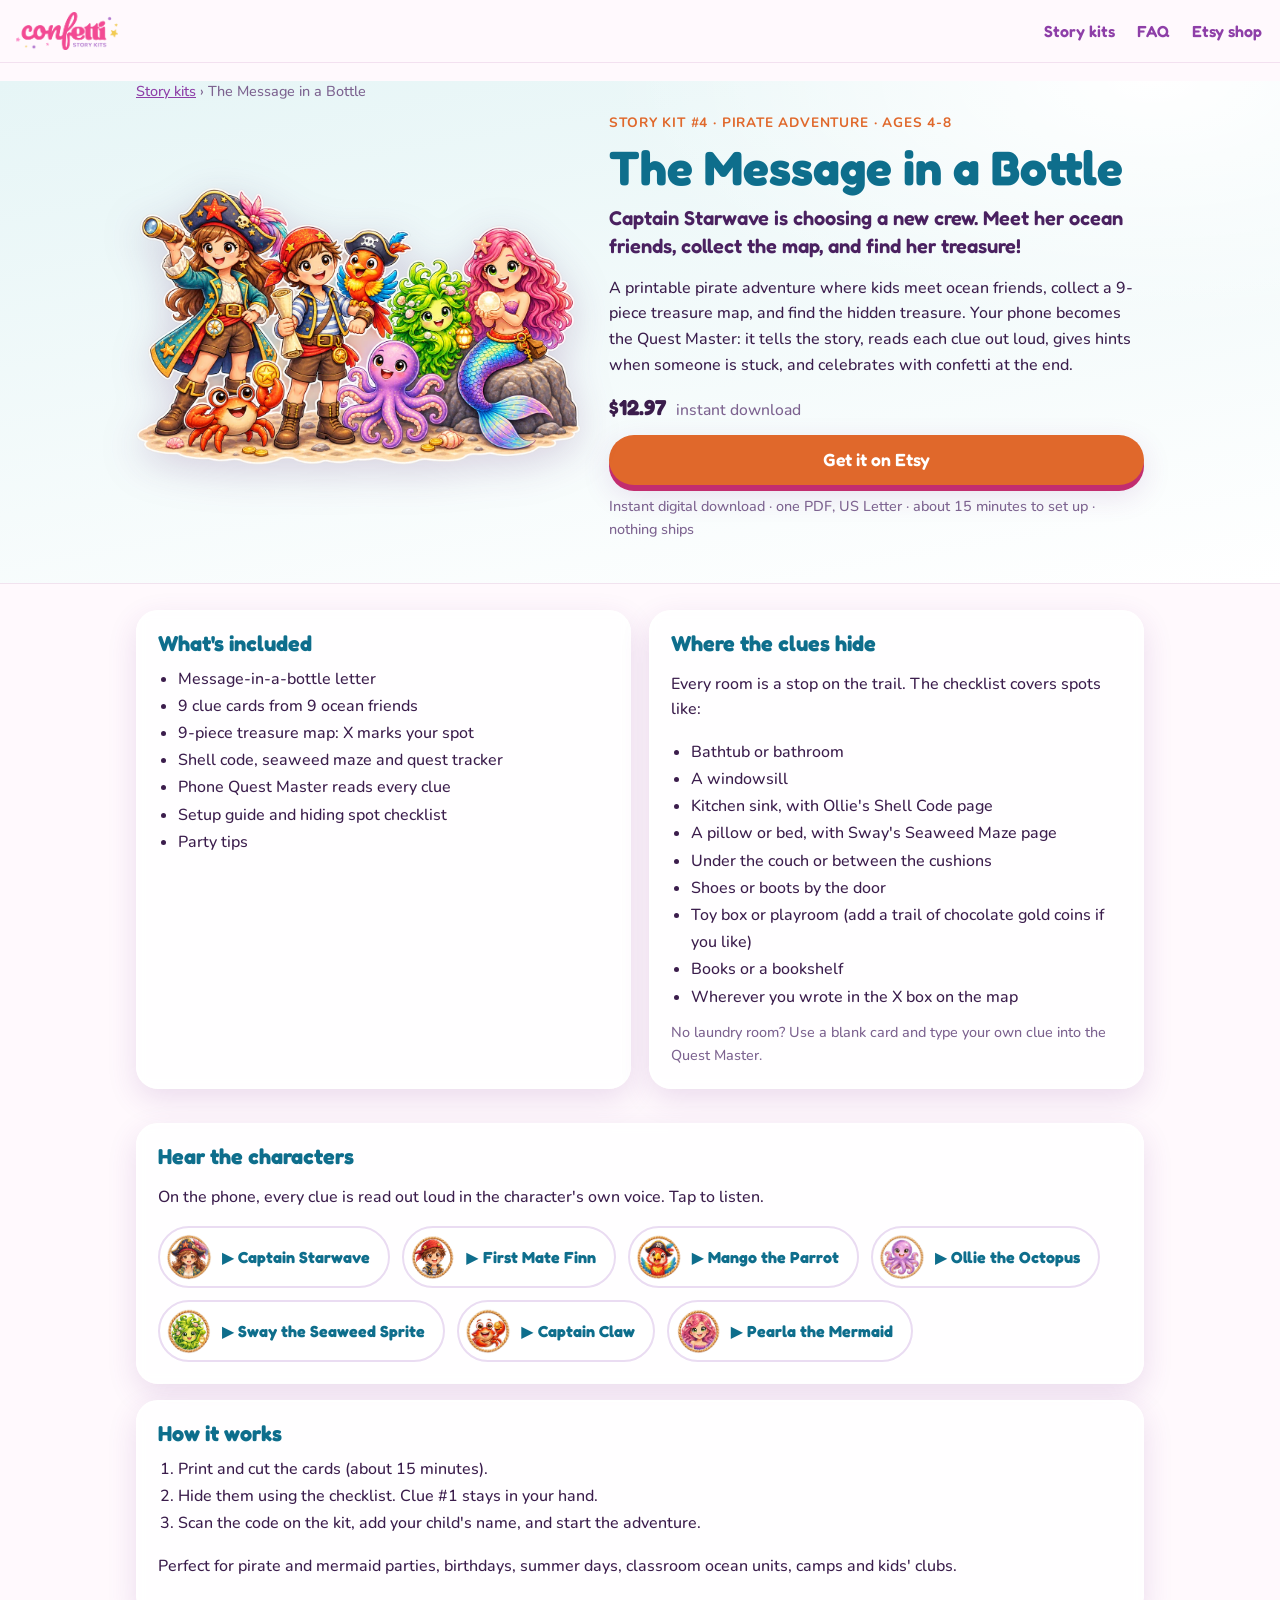
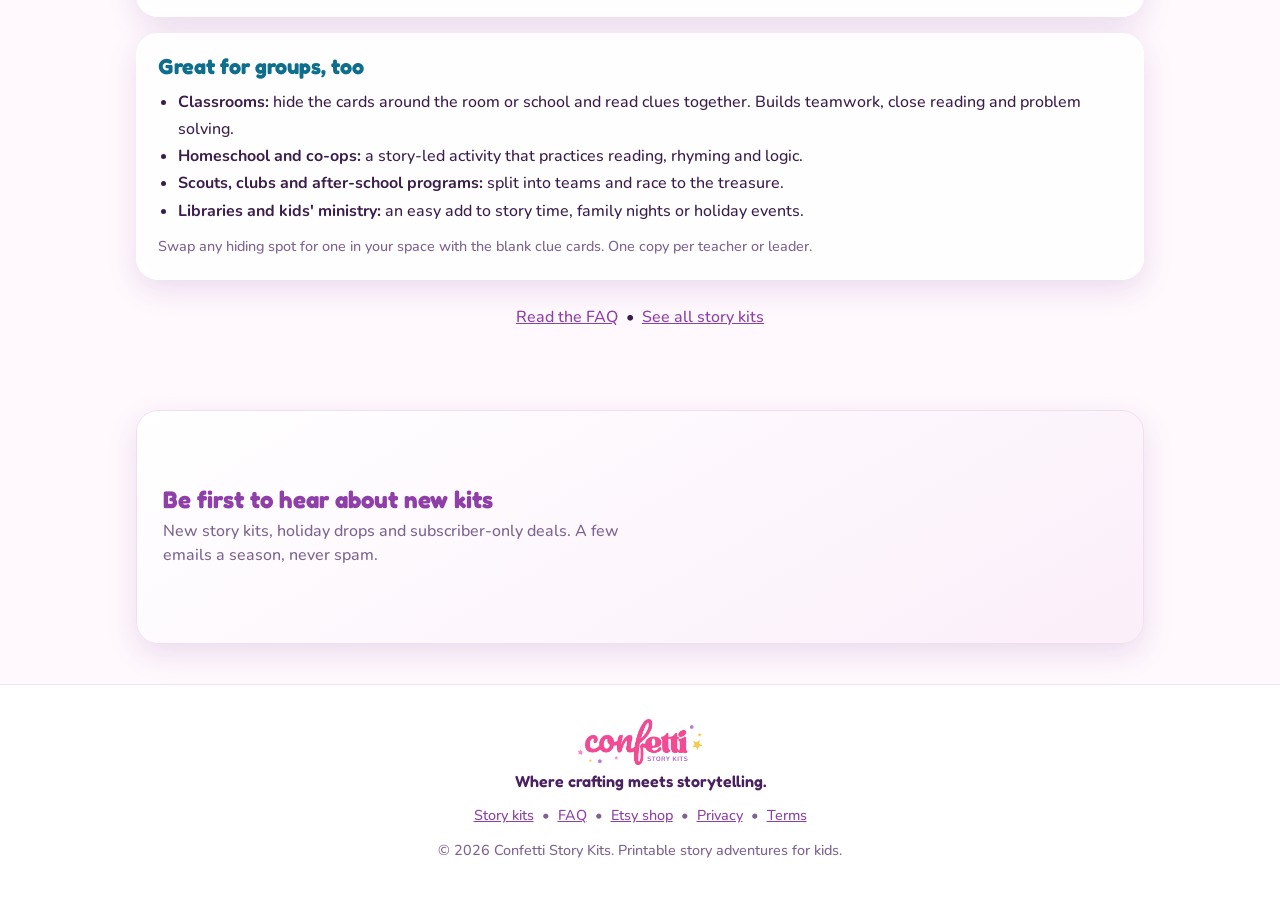
<file: kits/message-in-a-bottle/index.html>
<!doctype html>
<html lang="en">
<head>
  <meta charset="utf-8">
  <meta name="viewport" content="width=device-width, initial-scale=1">
  <title>The Message in a Bottle | Printable Pirate adventure Treasure Hunt for Kids &amp; Classrooms | Confetti Story Kits</title>
  <meta name="description" content="The Message in a Bottle: a printable pirate adventure treasure hunt for kids ages 4-8. For home, classrooms, homeschool and kids&#x27; groups. 10 rhyming clue cards, a story page, and a phone Quest Master that reads the clues. Instant download.">
  <link rel="canonical" href="https://confettistorykits.com/kits/message-in-a-bottle/">
  <meta name="theme-color" content="#f0468e">
  <link rel="icon" href="../../assets/img/favicon.png">
  <meta property="og:type" content="website">
  <meta property="og:site_name" content="Confetti Story Kits">
  <meta property="og:title" content="The Message in a Bottle | Printable Pirate adventure Treasure Hunt for Kids &amp; Classrooms | Confetti Story Kits">
  <meta property="og:description" content="The Message in a Bottle: a printable pirate adventure treasure hunt for kids ages 4-8. For home, classrooms, homeschool and kids&#x27; groups. 10 rhyming clue cards, a story page, and a phone Quest Master that reads the clues. Instant download.">
  <meta property="og:url" content="https://confettistorykits.com/kits/message-in-a-bottle/">
  <meta property="og:image" content="https://confettistorykits.com/quests/message-in-a-bottle/img/crew.webp">
  <meta name="twitter:card" content="summary_large_image">
  <link rel="stylesheet" href="../../assets/css/fonts.css">
  <link rel="stylesheet" href="../../assets/css/site.css?v=f6378e70">
  <script type="application/ld+json">[{"@context": "https://schema.org", "@type": "Organization", "name": "Confetti Story Kits", "url": "https://confettistorykits.com", "logo": "https://confettistorykits.com/assets/img/logo.webp", "sameAs": ["https://confettistorykits.etsy.com"], "slogan": "Where crafting meets storytelling"}, {"@context": "https://schema.org", "@type": "Product", "name": "The Message in a Bottle", "description": "The Message in a Bottle: a printable pirate adventure treasure hunt for kids ages 4-8. For home, classrooms, homeschool and kids' groups. 10 rhyming clue cards, a story page, and a phone Quest Master that reads the clues. Instant download.", "image": "https://confettistorykits.com/quests/message-in-a-bottle/img/crew.webp", "brand": {"@type": "Brand", "name": "Confetti Story Kits"}, "category": "Printable party game and classroom activity", "audience": [{"@type": "PeopleAudience", "suggestedMinAge": 4, "suggestedMaxAge": 8}, {"@type": "EducationalAudience", "educationalRole": "teacher"}, {"@type": "Audience", "audienceType": "Parents, homeschool families, scout and club leaders, librarians"}], "url": "https://confettistorykits.com/kits/message-in-a-bottle/", "offers": {"@type": "Offer", "url": "https://confettistorykits.etsy.com/listing/4611614372/pirate-treasure-hunt-printable-for-kids", "availability": "https://schema.org/InStock", "price": "12.97", "priceCurrency": "USD"}}, {"@context": "https://schema.org", "@type": "BreadcrumbList", "itemListElement": [{"@type": "ListItem", "position": 1, "name": "Story kits", "item": "https://confettistorykits.com/"}, {"@type": "ListItem", "position": 2, "name": "The Message in a Bottle", "item": "https://confettistorykits.com/kits/message-in-a-bottle/"}]}]</script>
</head>
<body>
  <a class="salebar" data-sale hidden href="../../#kits"><b>Cyber Specials:</b> 30% off every story kit on Etsy, now through Dec 1. Shop the kits →</a>
  <script>(function(){var n=Date.now();if(n>=Date.parse("2026-11-23T05:00:00Z")&&n<=Date.parse("2026-12-02T04:59:59Z")){document.documentElement.classList.add("on-sale")}})();</script>
  <nav class="topnav wrap"><a href="../../"><img src="../../assets/img/logo.webp" alt="Confetti Story Kits home" class="navlogo"></a>
    <span><a href="../../#kits">Story kits</a><a href="../../faq/">FAQ</a><a href="https://confettistorykits.etsy.com" rel="noopener">Etsy shop</a></span></nav>
  <main class="kitpage" style="--k1:#0e6e8c;--k2:#e0682b;--ks:#e6f5f6;--kg:#e8b44a">
    <div class="kitband"><div class="wrap">
    <p class="crumbs"><a href="../../">Story kits</a> › The Message in a Bottle</p>
    <section class="kithero">
      <div><img src="../../quests/message-in-a-bottle/img/crew.webp" alt="Captain Starwave and First Mate Finn and Mango the Parrot and Ollie the Octopus and Sway the Seaweed Sprite and Captain Claw and Pearla the Mermaid from The Message in a Bottle"></div>
      <div>
        <span class="meta">Story Kit #4 · Pirate adventure · Ages 4-8</span>
        <h1>The Message in a Bottle</h1>
        <p class="lead">Captain Starwave is choosing a new crew. Meet her ocean friends, collect the map, and find her treasure!</p>
        <p>A printable pirate adventure where kids meet ocean friends, collect a 9-piece treasure map, and find the hidden treasure. Your phone becomes the Quest Master: it tells the story, reads each clue out loud, gives hints when someone is stuck, and celebrates with confetti at the end.</p>
        <p class="pricetag"><span class="pt-reg" data-reg><b>$12.97</b> instant download</span><span class="pt-sale" data-sale hidden><s>$12.97</s> <b>$9.08</b> <em>30% off through Dec 1</em></span></p>
        <div class="actions"><a class="btn" href="https://confettistorykits.etsy.com/listing/4611614372/pirate-treasure-hunt-printable-for-kids" rel="noopener">Get it on Etsy</a></div>
        <p class="note">Instant digital download · one PDF, US Letter · about 15 minutes to set up · nothing ships</p>
      </div>
    </section>
    </div></div>
    <div class="wrap">
    <div class="kitcols">
      <section class="card panel"><h2>What's included</h2><ul><li>Message-in-a-bottle letter</li><li>9 clue cards from 9 ocean friends</li><li>9-piece treasure map: X marks your spot</li><li>Shell code, seaweed maze and quest tracker</li><li>Phone Quest Master reads every clue</li><li>Setup guide and hiding spot checklist</li><li>Party tips</li></ul></section>
      <section class="card panel"><h2>Where the clues hide</h2><p>Every room is a stop on the trail. The checklist covers spots like:</p><ul><li>Bathtub or bathroom</li><li>A windowsill</li><li>Kitchen sink, with Ollie&#x27;s Shell Code page</li><li>A pillow or bed, with Sway&#x27;s Seaweed Maze page</li><li>Under the couch or between the cushions</li><li>Shoes or boots by the door</li><li>Toy box or playroom (add a trail of chocolate gold coins if you like)</li><li>Books or a bookshelf</li><li>Wherever you wrote in the X box on the map</li></ul>
        
        <p class="note">No laundry room? Use a blank card and type your own clue into the Quest Master.</p></section>
    </div>


    <section class="card panel voices">
      <h2>Hear the characters</h2>
      <p>On the phone, every clue is read out loud in the character's own voice. Tap to listen.</p>
      <div class="voicegrid"><button class="voicebtn" type="button" data-src="../../quests/message-in-a-bottle/audio/starwave-intro-1.mp3"><img src="../../quests/message-in-a-bottle/img/starwave-face.webp" alt=""><span>▶ Captain Starwave</span></button><button class="voicebtn" type="button" data-src="../../quests/message-in-a-bottle/audio/finn-step1-meet.mp3"><img src="../../quests/message-in-a-bottle/img/finn-face.webp" alt=""><span>▶ First Mate Finn</span></button><button class="voicebtn" type="button" data-src="../../quests/message-in-a-bottle/audio/mango-step2-meet.mp3"><img src="../../quests/message-in-a-bottle/img/mango-face.webp" alt=""><span>▶ Mango the Parrot</span></button><button class="voicebtn" type="button" data-src="../../quests/message-in-a-bottle/audio/ollie-step4-meet.mp3"><img src="../../quests/message-in-a-bottle/img/ollie-face.webp" alt=""><span>▶ Ollie the Octopus</span></button><button class="voicebtn" type="button" data-src="../../quests/message-in-a-bottle/audio/sway-step5-meet.mp3"><img src="../../quests/message-in-a-bottle/img/sway-face.webp" alt=""><span>▶ Sway the Seaweed Sprite</span></button><button class="voicebtn" type="button" data-src="../../quests/message-in-a-bottle/audio/claw-step7-meet.mp3"><img src="../../quests/message-in-a-bottle/img/claw-face.webp" alt=""><span>▶ Captain Claw</span></button><button class="voicebtn" type="button" data-src="../../quests/message-in-a-bottle/audio/pearla-step9-meet.mp3"><img src="../../quests/message-in-a-bottle/img/pearla-face.webp" alt=""><span>▶ Pearla the Mermaid</span></button></div>
    </section>
    <script>
    (function(){var a=null,cur=null;document.querySelectorAll('.voicebtn').forEach(function(b){b.addEventListener('click',function(){
      if(a){a.pause();cur&&cur.classList.remove('playing');}
      if(cur===b){cur=null;return;}
      a=new Audio(b.dataset.src);cur=b;b.classList.add('playing');a.onended=function(){b.classList.remove('playing');cur=null;};a.play();
    });});})();
    </script>
    <section class="card panel">
      <h2>How it works</h2>
      <ol><li>Print and cut the cards (about 15 minutes).</li><li>Hide them using the checklist. Clue #1 stays in your hand.</li>
      <li>Scan the code on the kit, add your child's name, and start the adventure.</li></ol>
      <p>Perfect for pirate and mermaid parties, birthdays, summer days, classroom ocean units, camps and kids&#x27; clubs.</p>
    </section>
    <section class="card panel">
      <h2>Great for groups, too</h2>
      <ul><li><b>Classrooms:</b> hide the cards around the room or school and read clues together. Builds teamwork, close reading and problem solving.</li>
      <li><b>Homeschool and co-ops:</b> a story-led activity that practices reading, rhyming and logic.</li>
      <li><b>Scouts, clubs and after-school programs:</b> split into teams and race to the treasure.</li>
      <li><b>Libraries and kids' ministry:</b> an easy add to story time, family nights or holiday events.</li></ul>
      <p class="note">Swap any hiding spot for one in your space with the blank clue cards. One copy per teacher or leader.</p>
    </section>
    <p style="text-align:center;margin:26px 0"><a href="../../faq/">Read the FAQ</a> &nbsp;•&nbsp; <a href="../../#kits">See all story kits</a></p>
    </div>
  </main>
  <section class="wrap"><div class="card signup" id="join">
    <div><h2>Be first to hear about new kits</h2>
      <p>New story kits, holiday drops and subscriber-only deals. A few emails a season, never spam.</p></div>
    <div class="signup-form"><iframe data-tally-src="https://tally.so/embed/vXrBDX?alignLeft=1&hideTitle=1&transparentBackground=1&dynamicHeight=1" loading="lazy" width="100%" height="180" frameborder="0" title="Sign up for new Confetti Story Kits"></iframe>
      <noscript><a href="https://tally.so/r/vXrBDX">Sign up for new kits</a></noscript></div>
  </div></section>
  <script async src="https://tally.so/widgets/embed.js" onload="Tally.loadEmbeds()"></script>
  <footer class="foot2">
    <img src="../../assets/img/logo.webp" alt="Confetti Story Kits" class="footlogo">
    <p class="footline">Where crafting meets storytelling.</p>
    <p><a href="../../#kits">Story kits</a> &nbsp;•&nbsp; <a href="../../faq/">FAQ</a> &nbsp;•&nbsp; <a href="https://confettistorykits.etsy.com" rel="noopener">Etsy shop</a> &nbsp;•&nbsp; <a href="../../privacy/">Privacy</a> &nbsp;•&nbsp; <a href="../../terms/">Terms</a></p>
    <p>&copy; 2026 Confetti Story Kits. Printable story adventures for kids.</p>
  </footer>
</body>
</html>
</file>
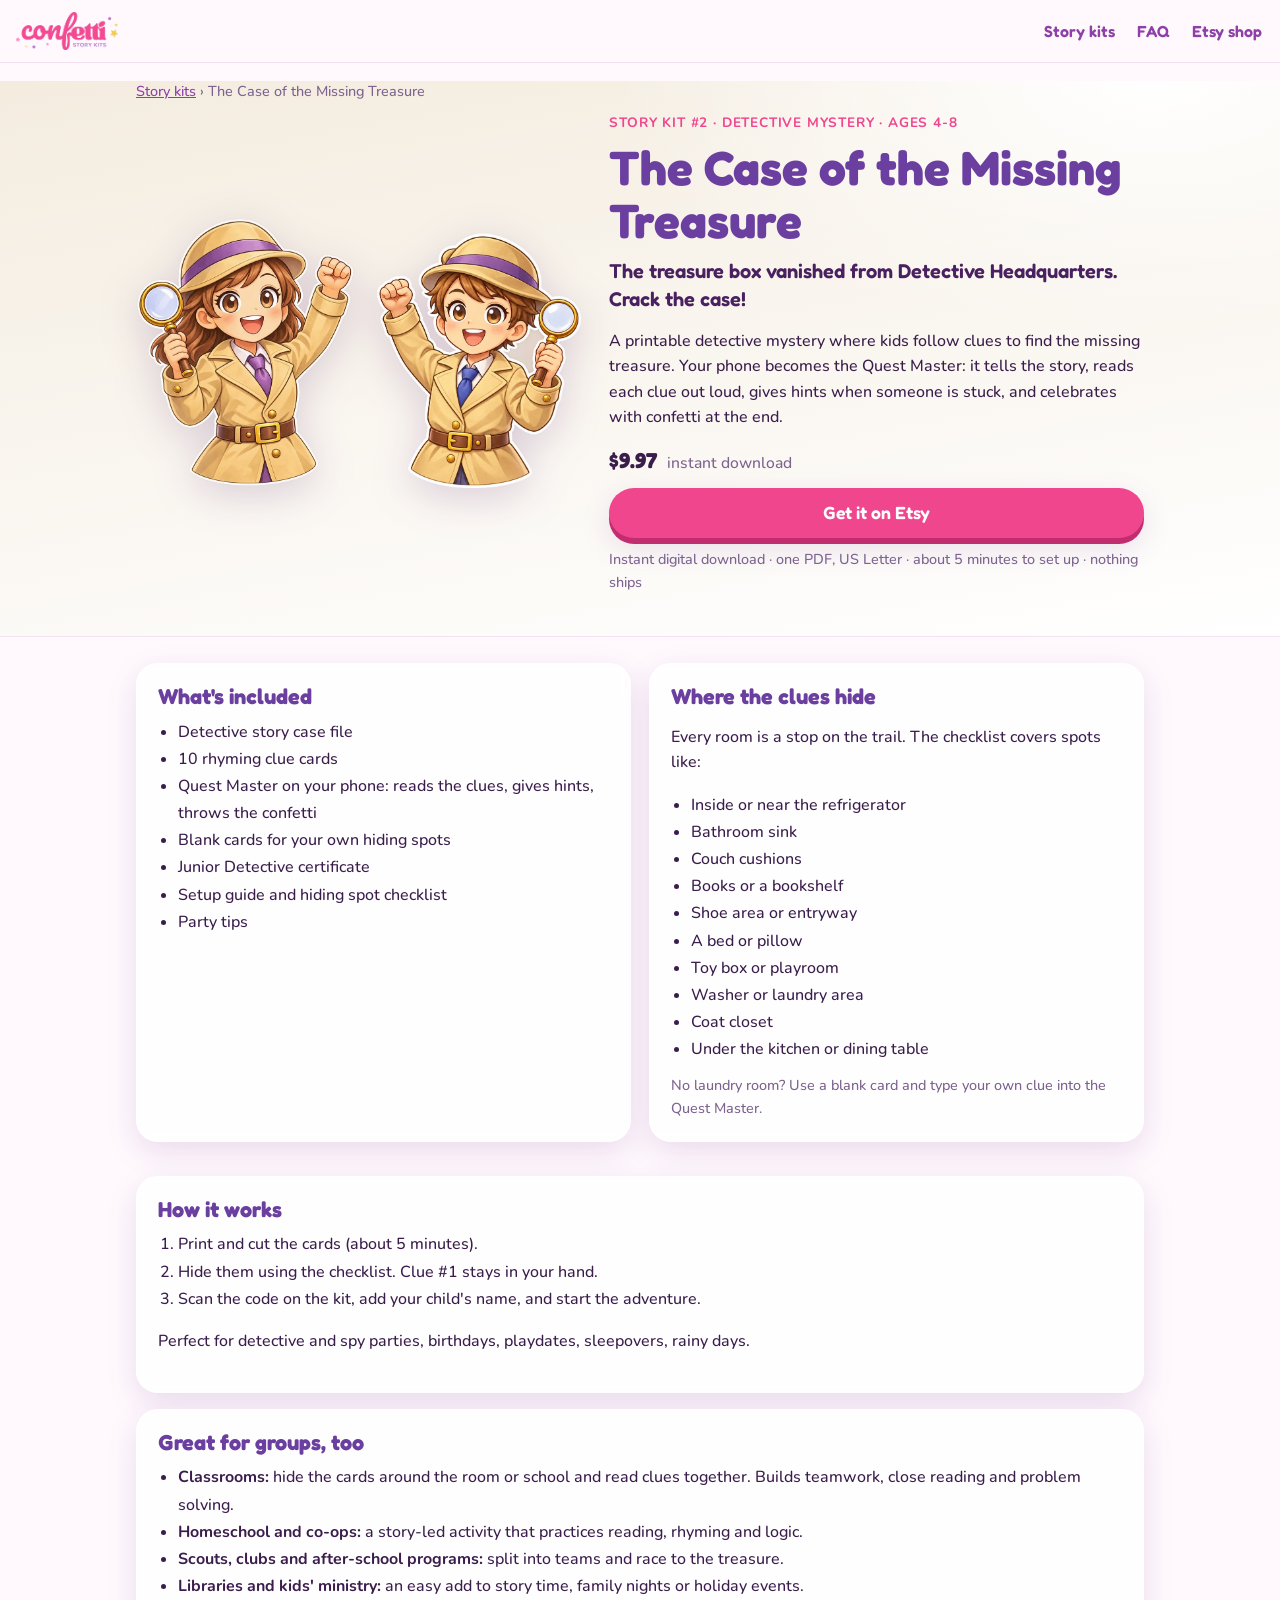
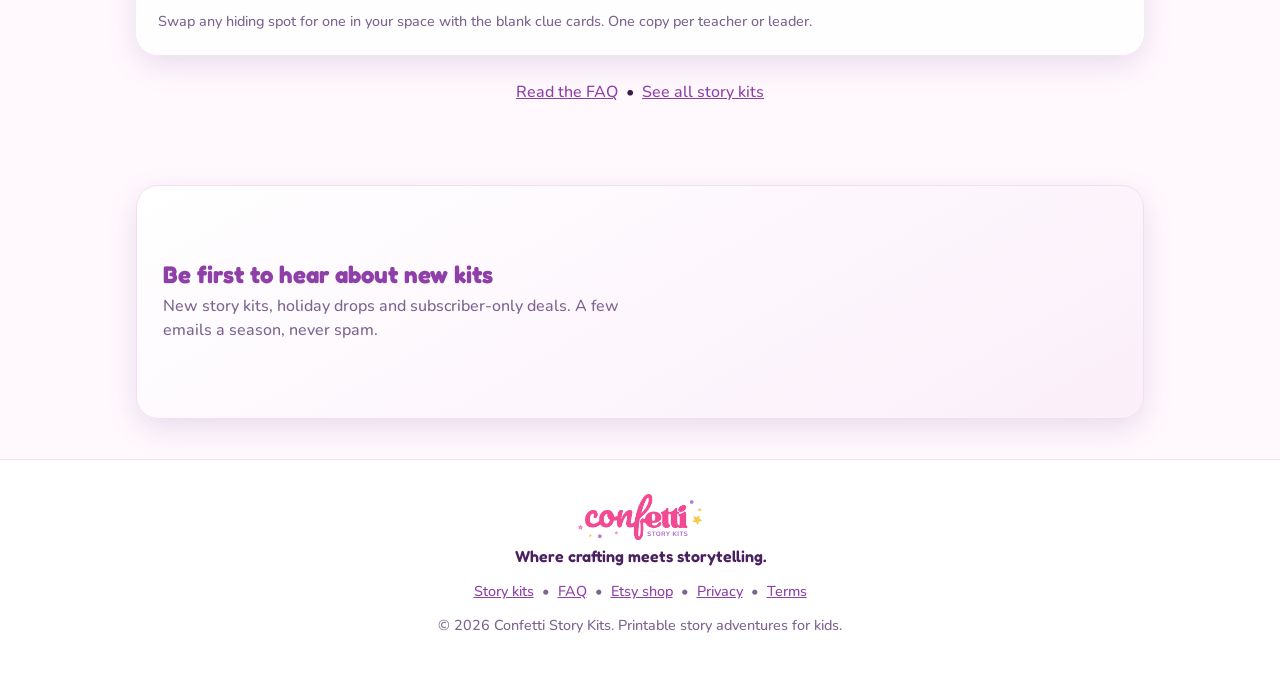
<file: kits/missing-treasure/index.html>
<!doctype html>
<html lang="en">
<head>
  <meta charset="utf-8">
  <meta name="viewport" content="width=device-width, initial-scale=1">
  <title>The Case of the Missing Treasure | Printable Detective mystery Treasure Hunt for Kids &amp; Classrooms | Confetti Story Kits</title>
  <meta name="description" content="The Case of the Missing Treasure: a printable detective mystery treasure hunt for kids ages 4-8. For home, classrooms, homeschool and kids&#x27; groups. 10 rhyming clue cards, a story page, and a phone Quest Master that reads the clues. Instant download.">
  <link rel="canonical" href="https://confettistorykits.com/kits/missing-treasure/">
  <meta name="theme-color" content="#f0468e">
  <link rel="icon" href="../../assets/img/favicon.png">
  <meta property="og:type" content="website">
  <meta property="og:site_name" content="Confetti Story Kits">
  <meta property="og:title" content="The Case of the Missing Treasure | Printable Detective mystery Treasure Hunt for Kids &amp; Classrooms | Confetti Story Kits">
  <meta property="og:description" content="The Case of the Missing Treasure: a printable detective mystery treasure hunt for kids ages 4-8. For home, classrooms, homeschool and kids&#x27; groups. 10 rhyming clue cards, a story page, and a phone Quest Master that reads the clues. Instant download.">
  <meta property="og:url" content="https://confettistorykits.com/kits/missing-treasure/">
  <meta property="og:image" content="https://confettistorykits.com/quests/missing-treasure/img/duo.webp">
  <meta name="twitter:card" content="summary_large_image">
  <link rel="stylesheet" href="../../assets/css/fonts.css">
  <link rel="stylesheet" href="../../assets/css/site.css?v=f6378e70">
  <script type="application/ld+json">[{"@context": "https://schema.org", "@type": "Organization", "name": "Confetti Story Kits", "url": "https://confettistorykits.com", "logo": "https://confettistorykits.com/assets/img/logo.webp", "sameAs": ["https://confettistorykits.etsy.com"], "slogan": "Where crafting meets storytelling"}, {"@context": "https://schema.org", "@type": "Product", "name": "The Case of the Missing Treasure", "description": "The Case of the Missing Treasure: a printable detective mystery treasure hunt for kids ages 4-8. For home, classrooms, homeschool and kids' groups. 10 rhyming clue cards, a story page, and a phone Quest Master that reads the clues. Instant download.", "image": "https://confettistorykits.com/quests/missing-treasure/img/duo.webp", "brand": {"@type": "Brand", "name": "Confetti Story Kits"}, "category": "Printable party game and classroom activity", "audience": [{"@type": "PeopleAudience", "suggestedMinAge": 4, "suggestedMaxAge": 8}, {"@type": "EducationalAudience", "educationalRole": "teacher"}, {"@type": "Audience", "audienceType": "Parents, homeschool families, scout and club leaders, librarians"}], "url": "https://confettistorykits.com/kits/missing-treasure/", "offers": {"@type": "Offer", "url": "https://confettistorykits.etsy.com/listing/4611065021/detective-treasure-hunt-printable-for", "availability": "https://schema.org/InStock", "price": "9.97", "priceCurrency": "USD"}}, {"@context": "https://schema.org", "@type": "BreadcrumbList", "itemListElement": [{"@type": "ListItem", "position": 1, "name": "Story kits", "item": "https://confettistorykits.com/"}, {"@type": "ListItem", "position": 2, "name": "The Case of the Missing Treasure", "item": "https://confettistorykits.com/kits/missing-treasure/"}]}]</script>
</head>
<body>
  <a class="salebar" data-sale hidden href="../../#kits"><b>Cyber Specials:</b> 30% off every story kit on Etsy, now through Dec 1. Shop the kits →</a>
  <script>(function(){var n=Date.now();if(n>=Date.parse("2026-11-23T05:00:00Z")&&n<=Date.parse("2026-12-02T04:59:59Z")){document.documentElement.classList.add("on-sale")}})();</script>
  <nav class="topnav wrap"><a href="../../"><img src="../../assets/img/logo.webp" alt="Confetti Story Kits home" class="navlogo"></a>
    <span><a href="../../#kits">Story kits</a><a href="../../faq/">FAQ</a><a href="https://confettistorykits.etsy.com" rel="noopener">Etsy shop</a></span></nav>
  <main class="kitpage" style="--k1:#6b3fa0;--k2:#f0468e;--ks:#f4ecdf;--kg:#e8b44a">
    <div class="kitband"><div class="wrap">
    <p class="crumbs"><a href="../../">Story kits</a> › The Case of the Missing Treasure</p>
    <section class="kithero">
      <div><img src="../../quests/missing-treasure/img/duo.webp" alt="Detective Ivy and Detective Theo from The Case of the Missing Treasure"></div>
      <div>
        <span class="meta">Story Kit #2 · Detective mystery · Ages 4-8</span>
        <h1>The Case of the Missing Treasure</h1>
        <p class="lead">The treasure box vanished from Detective Headquarters. Crack the case!</p>
        <p>A printable detective mystery where kids follow clues to find the missing treasure. Your phone becomes the Quest Master: it tells the story, reads each clue out loud, gives hints when someone is stuck, and celebrates with confetti at the end.</p>
        <p class="pricetag"><span class="pt-reg" data-reg><b>$9.97</b> instant download</span><span class="pt-sale" data-sale hidden><s>$9.97</s> <b>$6.98</b> <em>30% off through Dec 1</em></span></p>
        <div class="actions"><a class="btn" href="https://confettistorykits.etsy.com/listing/4611065021/detective-treasure-hunt-printable-for" rel="noopener">Get it on Etsy</a></div>
        <p class="note">Instant digital download · one PDF, US Letter · about 5 minutes to set up · nothing ships</p>
      </div>
    </section>
    </div></div>
    <div class="wrap">
    <div class="kitcols">
      <section class="card panel"><h2>What's included</h2><ul><li>Detective story case file</li><li>10 rhyming clue cards</li><li>Quest Master on your phone: reads the clues, gives hints, throws the confetti</li><li>Blank cards for your own hiding spots</li><li>Junior Detective certificate</li><li>Setup guide and hiding spot checklist</li><li>Party tips</li></ul></section>
      <section class="card panel"><h2>Where the clues hide</h2><p>Every room is a stop on the trail. The checklist covers spots like:</p><ul><li>Inside or near the refrigerator</li><li>Bathroom sink</li><li>Couch cushions</li><li>Books or a bookshelf</li><li>Shoe area or entryway</li><li>A bed or pillow</li><li>Toy box or playroom</li><li>Washer or laundry area</li><li>Coat closet</li><li>Under the kitchen or dining table</li></ul>
        
        <p class="note">No laundry room? Use a blank card and type your own clue into the Quest Master.</p></section>
    </div>


    <section class="card panel">
      <h2>How it works</h2>
      <ol><li>Print and cut the cards (about 5 minutes).</li><li>Hide them using the checklist. Clue #1 stays in your hand.</li>
      <li>Scan the code on the kit, add your child's name, and start the adventure.</li></ol>
      <p>Perfect for detective and spy parties, birthdays, playdates, sleepovers, rainy days.</p>
    </section>
    <section class="card panel">
      <h2>Great for groups, too</h2>
      <ul><li><b>Classrooms:</b> hide the cards around the room or school and read clues together. Builds teamwork, close reading and problem solving.</li>
      <li><b>Homeschool and co-ops:</b> a story-led activity that practices reading, rhyming and logic.</li>
      <li><b>Scouts, clubs and after-school programs:</b> split into teams and race to the treasure.</li>
      <li><b>Libraries and kids' ministry:</b> an easy add to story time, family nights or holiday events.</li></ul>
      <p class="note">Swap any hiding spot for one in your space with the blank clue cards. One copy per teacher or leader.</p>
    </section>
    <p style="text-align:center;margin:26px 0"><a href="../../faq/">Read the FAQ</a> &nbsp;•&nbsp; <a href="../../#kits">See all story kits</a></p>
    </div>
  </main>
  <section class="wrap"><div class="card signup" id="join">
    <div><h2>Be first to hear about new kits</h2>
      <p>New story kits, holiday drops and subscriber-only deals. A few emails a season, never spam.</p></div>
    <div class="signup-form"><iframe data-tally-src="https://tally.so/embed/vXrBDX?alignLeft=1&hideTitle=1&transparentBackground=1&dynamicHeight=1" loading="lazy" width="100%" height="180" frameborder="0" title="Sign up for new Confetti Story Kits"></iframe>
      <noscript><a href="https://tally.so/r/vXrBDX">Sign up for new kits</a></noscript></div>
  </div></section>
  <script async src="https://tally.so/widgets/embed.js" onload="Tally.loadEmbeds()"></script>
  <footer class="foot2">
    <img src="../../assets/img/logo.webp" alt="Confetti Story Kits" class="footlogo">
    <p class="footline">Where crafting meets storytelling.</p>
    <p><a href="../../#kits">Story kits</a> &nbsp;•&nbsp; <a href="../../faq/">FAQ</a> &nbsp;•&nbsp; <a href="https://confettistorykits.etsy.com" rel="noopener">Etsy shop</a> &nbsp;•&nbsp; <a href="../../privacy/">Privacy</a> &nbsp;•&nbsp; <a href="../../terms/">Terms</a></p>
    <p>&copy; 2026 Confetti Story Kits. Printable story adventures for kids.</p>
  </footer>
</body>
</html>
</file>
<file: assets/css/fonts.css>
/* Self-hosted fonts (SIL Open Font License, via Fontsource) */
@font-face { font-family: "Fredoka"; font-weight: 500; font-display: swap; src: url("../fonts/fredoka-latin-500-normal.woff2") format("woff2"); }
@font-face { font-family: "Fredoka"; font-weight: 600; font-display: swap; src: url("../fonts/fredoka-latin-600-normal.woff2") format("woff2"); }
@font-face { font-family: "Fredoka"; font-weight: 700; font-display: swap; src: url("../fonts/fredoka-latin-700-normal.woff2") format("woff2"); }
@font-face { font-family: "Nunito"; font-weight: 500; font-display: swap; src: url("../fonts/nunito-latin-500-normal.woff2") format("woff2"); }
@font-face { font-family: "Nunito"; font-weight: 600; font-display: swap; src: url("../fonts/nunito-latin-600-normal.woff2") format("woff2"); }
@font-face { font-family: "Nunito"; font-weight: 700; font-display: swap; src: url("../fonts/nunito-latin-700-normal.woff2") format("woff2"); }
@font-face { font-family: "Nunito"; font-weight: 800; font-display: swap; src: url("../fonts/nunito-latin-800-normal.woff2") format("woff2"); }
@font-face { font-family: "Grandstander"; font-weight: 600; font-display: swap; src: url("../fonts/grandstander-latin-600-normal.woff2") format("woff2"); }
@font-face { font-family: "Grandstander"; font-weight: 700; font-display: swap; src: url("../fonts/grandstander-latin-700-normal.woff2") format("woff2"); }
@font-face { font-family: "Grandstander"; font-weight: 800; font-display: swap; src: url("../fonts/grandstander-latin-800-normal.woff2") format("woff2"); }
</file>
<file: assets/css/site.css>
:root {
  --pink: #f0468e;
  --purple: #8e3fa8;
  --plum: #4a2160;
  --soft: #f3e6fb;
  --gold: #f4c542;
  --paper: #fff9fd;
  --ink: #3b1d4c;
  --muted: #7d6390;
  --radius: 22px;
  --shadow: 0 10px 30px rgba(110, 40, 140, .14);
  --display: "Fredoka", "Nunito", system-ui, sans-serif;
  --body: "Nunito", system-ui, sans-serif;
}

* { box-sizing: border-box; }
html, body { margin: 0; }
body {
  font-family: var(--body);
  color: var(--ink);
  background: linear-gradient(165deg, #fde7f3 0%, #f6e3fb 45%, #e9ddfb 100%) fixed;
  background-color: #f6e3fb;
  min-height: 100vh;
  -webkit-font-smoothing: antialiased;
}
img { max-width: 100%; display: block; }
a { color: var(--purple); }
h1, h2, h3 { font-family: var(--display); line-height: 1.1; margin: 0; color: var(--purple); }

.btn {
  appearance: none; border: 0; cursor: pointer;
  font: 600 1.1rem/1 var(--display);
  padding: 16px 26px; border-radius: 999px;
  background: var(--pink); color: #fff;
  box-shadow: 0 6px 0 #c22d6f, var(--shadow);
  transition: transform .12s ease, box-shadow .12s ease;
  text-decoration: none; display: inline-flex; align-items: center; justify-content: center; gap: 8px;
  -webkit-tap-highlight-color: transparent;
}
.btn:active { transform: translateY(4px); box-shadow: 0 2px 0 #c22d6f; }
.btn.secondary { background: #fff; color: var(--purple); box-shadow: 0 6px 0 #dcc3ea, var(--shadow); }
.btn.secondary:active { box-shadow: 0 2px 0 #dcc3ea; }
.btn.small { font-size: .95rem; padding: 11px 18px; }
.btn:focus-visible { outline: 3px solid var(--gold); outline-offset: 3px; }

.card {
  background: rgba(255, 255, 255, .86);
  backdrop-filter: blur(6px);
  border-radius: var(--radius);
  box-shadow: var(--shadow);
  border: 2px solid #fff;
}

/* ---------- Home ---------- */
.wrap { max-width: 1040px; margin: 0 auto; padding: 0 16px; }
.hero { text-align: center; padding: 48px 0 24px; }
.hero .logo { width: min(420px, 80vw); margin: 0 auto 14px; }
.hero p.tag { font: 600 clamp(1.1rem, 3vw, 1.45rem) var(--display); color: var(--plum); margin: 0 0 8px; }
.hero p.sub { max-width: 560px; margin: 0 auto; color: var(--muted); font-size: 1.05rem; line-height: 1.55; }

.section-title { text-align: center; margin: 40px 0 18px; font-size: 1.6rem; }
.kits { display: grid; grid-template-columns: repeat(auto-fit, minmax(230px, 1fr)); gap: 18px; padding-bottom: 20px; }
.kit { padding: 18px; display: flex; flex-direction: column; gap: 10px; }
.kit .art { aspect-ratio: 4 / 3; display: grid; place-items: center; border-radius: 16px; background: var(--soft); overflow: hidden; }
.kit .art img { max-height: 92%; object-fit: contain; }
.kit .art .emoji { font-size: 64px; filter: saturate(.9); }
.kit h3 { font-size: 1.25rem; }
.kit p { margin: 0; color: var(--muted); line-height: 1.45; flex: 1; }
.kit .meta { font-size: .85rem; font-weight: 700; color: var(--pink); text-transform: uppercase; letter-spacing: .06em; }
.kit .actions { display: flex; gap: 8px; flex-wrap: wrap; }
.kit.soon { opacity: .8; }
.pill { display: inline-block; font: 600 .8rem var(--display); background: var(--soft); color: var(--purple); padding: 6px 12px; border-radius: 999px; }

.how { display: grid; grid-template-columns: repeat(auto-fit, minmax(220px, 1fr)); gap: 16px; }
.how .step { padding: 20px; }
.how .num { font: 700 1.8rem var(--display); color: var(--pink); }
.how p { margin: 6px 0 0; color: var(--muted); line-height: 1.5; }

footer { text-align: center; padding: 40px 16px; color: var(--muted); font-size: .9rem; }

/* ---------- Play ---------- */
body.play { overflow-x: hidden; }
.app { max-width: 560px; margin: 0 auto; min-height: 100dvh; padding: 14px 16px 28px; display: flex; flex-direction: column; }
.topbar { display: flex; align-items: center; justify-content: space-between; gap: 10px; min-height: 44px; }
.topbar .logo-sm { height: 34px; width: auto; }
.icon-btn {
  width: 44px; height: 44px; border-radius: 50%; border: 0; cursor: pointer;
  background: rgba(255,255,255,.85); box-shadow: var(--shadow); font-size: 20px;
  display: grid; place-items: center; -webkit-tap-highlight-color: transparent;
}
.icon-btn[aria-pressed="false"] { opacity: .55; }
.screen { flex: 1; display: flex; flex-direction: column; gap: 16px; padding-top: 10px; animation: pop .35s ease; }
@keyframes pop { from { opacity: 0; transform: translateY(10px) scale(.98); } to { opacity: 1; transform: none; } }

.title-art { width: min(420px, 92%); margin: 0 auto; }
.panel { padding: 20px; }
.panel h2 { font-size: 1.35rem; margin-bottom: 10px; }
label.field { display: block; font: 600 .95rem var(--display); color: var(--plum); margin-bottom: 6px; }
input.text, textarea.text {
  width: 100%; font: 600 1.15rem var(--body); padding: 14px 16px; border-radius: 14px;
  border: 2px solid #e6d2f1; background: #fff; color: var(--ink);
}
input.text:focus, textarea.text:focus { outline: none; border-color: var(--pink); }
.checklist { list-style: none; margin: 0; padding: 0; display: grid; gap: 8px; }
.checklist label { display: flex; gap: 10px; align-items: flex-start; cursor: pointer; line-height: 1.4; }
.checklist input { width: 22px; height: 22px; accent-color: var(--pink); flex: none; margin-top: 1px; }
.note { font-size: .9rem; color: var(--muted); line-height: 1.5; margin: 10px 0 0; }

.speaker { display: flex; align-items: flex-end; gap: 6px; }
.speaker img.char { width: 120px; flex: none; filter: drop-shadow(0 6px 10px rgba(80,20,100,.2)); animation: bob 2.6s ease-in-out infinite; }
.speaker.right { flex-direction: row-reverse; }
@keyframes bob { 50% { transform: translateY(-6px); } }
.bubble {
  position: relative; flex: 1; padding: 16px 18px; border-radius: 20px; background: #fff;
  box-shadow: var(--shadow); font-size: 1.12rem; line-height: 1.5; margin-bottom: 26px;
}
.bubble .who { display: block; font: 700 .8rem var(--display); color: var(--pink); text-transform: uppercase; letter-spacing: .06em; margin-bottom: 4px; }
.bubble::after {
  content: ""; position: absolute; bottom: 16px; left: -10px; border: 10px solid transparent; border-right-color: #fff; border-left: 0;
}
.speaker.right .bubble::after { left: auto; right: -10px; border-right-color: transparent; border-left: 10px solid #fff; border-right: 0; }

.clue {
  position: relative; padding: 24px 20px 22px; text-align: center;
  background: linear-gradient(160deg, #fff 0%, #f7ecfd 100%);
  border: 3px solid #fff; border-radius: 26px; box-shadow: var(--shadow);
}
.clue .tagline { display: inline-block; font: 700 1.05rem var(--display); color: #fff; background: var(--purple); padding: 6px 16px; border-radius: 999px; margin-bottom: 14px; }
.clue .riddle { font: 600 clamp(1.25rem, 5vw, 1.5rem)/1.45 var(--display); color: var(--plum); margin: 0; }
.hint { margin: 14px 0 0; padding: 12px 14px; border-radius: 14px; background: #fff5d6; color: #6b4c00; font-weight: 600; display: none; }
.hint.show { display: block; animation: pop .3s ease; }

.progress { display: flex; gap: 6px; justify-content: center; flex-wrap: wrap; }
.progress span { width: 22px; height: 22px; border-radius: 50%; background: rgba(255,255,255,.75); display: grid; place-items: center; font: 700 .7rem var(--display); color: var(--muted); }
.progress span.done { background: var(--gold); color: #6b4c00; }
.progress span.now { background: var(--pink); color: #fff; transform: scale(1.15); }

.actions { display: grid; gap: 12px; }
.row { display: flex; gap: 10px; justify-content: center; flex-wrap: wrap; }
.spacer { flex: 1; }

.toast {
  position: fixed; left: 50%; top: 22%; transform: translate(-50%, 0) scale(.6); opacity: 0;
  font: 700 clamp(1.6rem, 7vw, 2.4rem) var(--display); color: #fff; text-align: center;
  background: var(--pink); padding: 18px 28px; border-radius: 26px; box-shadow: var(--shadow);
  pointer-events: none; z-index: 20; transition: all .35s cubic-bezier(.2,1.6,.4,1); max-width: 88vw;
}
.toast.show { opacity: 1; transform: translate(-50%, 0) scale(1); }

.finale-art { width: min(420px, 100%); margin: 0 auto; animation: bob 3s ease-in-out infinite; }
.badge-out { text-align: center; font: 700 1.3rem var(--display); color: var(--purple); }
.badge-out small { display: block; font: 600 .9rem var(--body); color: var(--muted); }

canvas#confetti { position: fixed; inset: 0; width: 100%; height: 100%; pointer-events: none; z-index: 30; }

/* ---------- Print QR ---------- */
.qr-grid { display: grid; grid-template-columns: repeat(auto-fill, minmax(150px, 1fr)); gap: 14px; }
.qr-cell { background: #fff; border: 2px dashed #e0c9ee; border-radius: 14px; padding: 12px; text-align: center; }
.qr-cell .q { display: grid; place-items: center; }
.qr-cell b { display: block; font-family: var(--display); color: var(--purple); margin-top: 6px; }
@media print {
  body { background: #fff; }
  .no-print { display: none !important; }
  .qr-cell { break-inside: avoid; }
}

@media (prefers-reduced-motion: reduce) {
  *, *::before, *::after { animation: none !important; transition: none !important; }
}

/* custom clues */
textarea.text { resize: vertical; font: 600 1rem/1.4 var(--body); min-height: 74px; }
details.custom summary { cursor: pointer; font: 600 1rem var(--display); color: var(--pink); padding: 6px 0; }
.custom-field { margin-top: 12px; }
.custom-field .spot { font: 600 .8rem var(--body); color: var(--muted); }

/* ---------- Nav + static pages ---------- */
.topnav { display: flex; align-items: center; justify-content: space-between; gap: 12px; padding-top: 14px; flex-wrap: wrap; }
.topnav .navlogo { height: 38px; width: auto; }
.topnav span { display: flex; gap: 18px; flex-wrap: wrap; }
.topnav span a { font: 600 1rem var(--display); color: var(--purple); text-decoration: none; }
h1.tag { font: 600 clamp(1.25rem, 3.4vw, 1.7rem)/1.3 var(--display); color: var(--plum); max-width: 720px; margin: 0 auto 10px; }
.kit h3 a { color: inherit; text-decoration: none; }
.kit .art { display: grid; }
.kitpage { padding-bottom: 20px; }
.crumbs { font-size: .9rem; color: var(--muted); margin: 18px 0 8px; }
.kithero { display: grid; grid-template-columns: minmax(0, 1fr) minmax(0, 1.2fr); gap: 28px; align-items: center; margin: 10px 0 22px; }
.kithero img { width: 100%; max-height: 440px; object-fit: contain; filter: drop-shadow(0 10px 20px rgba(80,20,100,.18)); }
.kithero h1 { font-size: clamp(2rem, 6vw, 3rem); margin: 8px 0 10px; }
.kithero .lead { font: 600 1.25rem/1.4 var(--display); color: var(--plum); margin: 0 0 10px; }
.kithero p { line-height: 1.6; }
.kithero .meta { font-size: .85rem; font-weight: 700; color: var(--pink); text-transform: uppercase; letter-spacing: .06em; }
.kitcols { display: grid; grid-template-columns: 1fr 1fr; gap: 18px; margin-bottom: 18px; }
.kitpage .panel ul, .kitpage .panel ol { line-height: 1.7; padding-left: 20px; margin: 0; }
.kitpage .panel { margin-bottom: 16px; }
.kitpage .panel p { line-height: 1.6; }
.pagetitle { text-align: center; margin: 26px 0 20px; font-size: clamp(2rem, 6vw, 2.6rem); }
footer a { color: var(--purple); }
@media (max-width: 720px) { .kithero, .kitcols { grid-template-columns: 1fr; } }

/* ---------- Email sign-up ---------- */
.signup { display: grid; grid-template-columns: 1.1fr 1fr; gap: 20px; align-items: center; padding: 26px; margin: 36px 0 0; }
.signup h2 { font-size: 1.5rem; margin-bottom: 6px; }
.signup p { margin: 0; color: var(--muted); line-height: 1.5; }
.signup-form iframe { display: block; width: 100%; min-height: 160px; }
.signup .thanks { display: none; grid-column: 1 / -1; color: var(--purple); font-weight: 700; }
.signup form.sent .thanks { display: block; }
.signup form.sent input, .signup form.sent button { opacity: .5; pointer-events: none; }
.sr, .hp { position: absolute !important; width: 1px; height: 1px; overflow: hidden; clip: rect(0 0 0 0); }
@media (max-width: 720px) { .signup { grid-template-columns: 1fr; } .signup form { grid-template-columns: 1fr; } }

.legal .panel h2 { font-size: 1.2rem; margin-bottom: 8px; }
.legal .panel p { margin: 0 0 10px; }
.legal .panel p:last-child { margin-bottom: 0; }

/* =========================================================
   Storefront refresh (v2)
   ========================================================= */
body { background: #fff9fd; }
.topnav { position: sticky; top: 0; z-index: 10; background: rgba(255,249,253,.88); backdrop-filter: blur(10px); padding: 12px 16px; max-width: none; border-bottom: 1px solid #f3e1f0; }
.topnav span a { padding: 6px 2px; }
.topnav span a:hover { color: var(--pink); }
.btn.ghost { background: transparent; color: var(--purple); box-shadow: inset 0 0 0 2px #e6cdf1; }
.btn.ghost:active { box-shadow: inset 0 0 0 2px #e6cdf1; transform: translateY(2px); }

/* hero */
.hero2 { background: radial-gradient(1200px 500px at 85% -10%, #f6dcf3 0, transparent 60%), radial-gradient(900px 500px at -10% 110%, #ebe0fb 0, transparent 60%), linear-gradient(170deg, #fff3fa, #f7eefe); overflow: hidden; }
.hero2-in { display: grid; grid-template-columns: 1.05fr 1fr; gap: 30px; align-items: center; padding-top: 56px; padding-bottom: 64px; }
.eyebrow { display: inline-block; font: 700 .85rem var(--display); letter-spacing: .08em; text-transform: uppercase; color: var(--pink); background: #fff; padding: 7px 14px; border-radius: 999px; box-shadow: 0 2px 10px rgba(240,70,142,.12); }
.hero2 h1 { font-size: clamp(2.1rem, 5.2vw, 3.5rem); line-height: 1.05; color: var(--plum); margin: 18px 0 16px; letter-spacing: -.01em; }
.hero2 p { font-size: 1.12rem; line-height: 1.6; color: #5b4469; margin: 0 0 22px; max-width: 540px; }
.hero2 .actions { display: flex; gap: 12px; flex-wrap: wrap; }
.trust { list-style: none; padding: 0; margin: 22px 0 0; display: flex; gap: 18px; flex-wrap: wrap; font: 600 .95rem var(--display); color: var(--purple); }
.trust li::before { content: "✓ "; color: var(--pink); }
.hero2-art { position: relative; height: 470px; }
.hero2-art img[class^="c"] { position: absolute; filter: drop-shadow(0 16px 24px rgba(80,20,100,.2)); }
.hero2-art .c0 { width: 46%; left: 0; top: 4%; transform: rotate(-6deg); }
.hero2-art .c1 { width: 50%; left: 6%; bottom: 0; transform: rotate(3deg); }
.hero2-art .c2 { width: 50%; right: 26%; top: 34%; transform: rotate(-2deg); z-index: 1; }
.phone-mock { position: absolute; right: 2%; top: 2%; width: 34%; padding: 8px; border-radius: 30px; background: #2b1838; box-shadow: 0 28px 50px rgba(60,20,90,.35); transform: rotate(5deg); z-index: 2; }
.phone-mock img { width: 100%; border-radius: 23px; display: block; }

/* bands + section headings */
.band { background: #fff; padding: 56px 0; border-top: 1px solid #f6e6f3; border-bottom: 1px solid #f6e6f3; }
.band.soft { background: linear-gradient(180deg, #fbf1fb, #f5eefd); }
.section-title { font-size: clamp(1.7rem, 4vw, 2.3rem); margin: 0 0 8px; }
#how .section-title { margin-top: 56px; }
.section-sub { text-align: center; color: var(--muted); max-width: 640px; margin: 0 auto 30px; line-height: 1.55; }

/* themed kit cards */
.kits2 { display: grid; grid-template-columns: repeat(auto-fit, minmax(260px, 1fr)); gap: 22px; }
.kit { display: flex; flex-direction: column; background: #fff; border-radius: 26px; overflow: hidden; box-shadow: 0 10px 30px rgba(80,30,100,.10); border: 1px solid #f1e3ef; transition: transform .2s ease, box-shadow .2s ease; padding: 0; gap: 0; }
.kit:hover { transform: translateY(-4px); box-shadow: 0 18px 40px rgba(80,30,100,.16); }
.kit-art { display: grid; place-items: center; aspect-ratio: 5 / 4; background: radial-gradient(circle at 50% 40%, #fff 0, var(--ks, #f3e6fb) 70%); padding: 18px; }
.kit-art img { max-height: 100%; object-fit: contain; filter: drop-shadow(0 10px 14px rgba(0,0,0,.14)); transition: transform .3s ease; }
.kit:hover .kit-art img { transform: scale(1.04) rotate(-1deg); }
.kit-body { padding: 18px 20px 22px; display: flex; flex-direction: column; gap: 8px; flex: 1; }
.kit-chip { align-self: flex-start; font: 700 .75rem var(--display); letter-spacing: .07em; text-transform: uppercase; color: #fff; background: var(--k1, var(--purple)); padding: 5px 11px; border-radius: 999px; }
.kit h3 { font-size: 1.35rem; color: var(--k1, var(--purple)); }
.kit p { margin: 0; color: #5b4469; line-height: 1.5; }
.kit .kit-meta { font-size: .85rem; color: var(--muted); margin-top: auto; padding-top: 4px; }
.kit .actions { display: flex; gap: 10px; flex-wrap: wrap; margin-top: 6px; }
.kit .btn { background: var(--k2, var(--pink)); box-shadow: 0 4px 0 color-mix(in srgb, var(--k2, #f0468e) 70%, #000), var(--shadow); }
.kit .btn.ghost { background: transparent; color: var(--k1, var(--purple)); box-shadow: none; padding-left: 4px; }
.kit.soon { opacity: .75; }
.kit.soon .kit-art { background: #f6eff8; }
.kit.soon .kit-chip { background: #b9a4c6; }
.kit.soon:hover { transform: none; }

/* steps + why */
.steps3 { display: grid; grid-template-columns: repeat(3, 1fr); gap: 22px; margin: 26px 0 56px; }
.step3 { background: #fff; border-radius: 22px; padding: 26px; box-shadow: var(--shadow); border: 1px solid #f1e3ef; }
.step3 .n { display: inline-grid; place-items: center; width: 44px; height: 44px; border-radius: 14px; background: var(--pink); color: #fff; font: 700 1.3rem var(--display); margin-bottom: 12px; }
.step3:nth-child(2) .n { background: var(--purple); } .step3:nth-child(3) .n { background: #f2a93b; }
.step3 p { color: #5b4469; line-height: 1.55; margin: 6px 0 0; }
.why { display: grid; grid-template-columns: repeat(4, 1fr); gap: 20px; margin-top: 26px; }
.why > div { background: rgba(255,255,255,.85); border-radius: 20px; padding: 22px; }
.why .ico { font-size: 1.8rem; }
.why h3 { font-size: 1.1rem; margin: 8px 0 4px; }
.why p { margin: 0; color: #5b4469; line-height: 1.5; font-size: .96rem; }
.center-link { text-align: center; margin: 26px 0 0; font-weight: 700; }

/* kit page band uses that kit's colors */
.kitband { background: radial-gradient(900px 420px at 90% 0, #fff 0, transparent 60%), linear-gradient(170deg, var(--ks, #f3e6fb), #fff); padding-bottom: 20px; border-bottom: 1px solid #f1e3ef; margin-bottom: 26px; }
.kitpage .kithero h1 { color: var(--k1, var(--purple)); }
.kitpage .kithero .meta { color: var(--k2, var(--pink)); }
.kitpage .kithero .btn { background: var(--k2, var(--pink)); }
.kitpage .panel h2 { color: var(--k1, var(--purple)); }

/* sign-up + footer */
.signup { background: linear-gradient(150deg, #fff, #fbeffa); border: 1px solid #f1dff0; }
.foot2 { background: #fff; border-top: 1px solid #f3e1f0; margin-top: 40px; padding: 34px 16px 30px; }
.footlogo { height: 46px; width: auto; margin: 0 auto 6px; }
.footline { font: 600 1rem var(--display); color: var(--plum); margin: 0 0 12px; }

@media (max-width: 860px) {
  .hero2-in { grid-template-columns: 1fr; padding-top: 34px; padding-bottom: 40px; }
  .hero2-art { height: 360px; }
  .steps3 { grid-template-columns: 1fr; }
  .why { grid-template-columns: 1fr 1fr; }
}
@media (max-width: 480px) {
  .hero2-art { height: 290px; }
  .why { grid-template-columns: 1fr; }
  .topnav span { gap: 12px; font-size: .92rem; }
}
.kit.soon { flex-direction: row; align-items: center; }
.kit.soon .kit-art { aspect-ratio: 1; width: 96px; flex: none; padding: 0; }
.kit.soon .kit-art .emoji { font-size: 44px; }
.kit.soon .kit-body { padding: 14px 18px; }
.kit.soon h3 { font-size: 1.1rem; color: var(--purple); }
.who { display: grid; grid-template-columns: repeat(3, 1fr); gap: 18px; margin: 24px 0 10px; }
.who > div { background: #fff; border: 1px solid #f1e3ef; border-radius: 20px; padding: 20px; box-shadow: var(--shadow); }
.who .ico { font-size: 1.7rem; }
.who h3 { font-size: 1.08rem; margin: 8px 0 4px; }
.who p { margin: 0; color: #5b4469; line-height: 1.5; font-size: .95rem; }
@media (max-width: 860px) { .who { grid-template-columns: 1fr 1fr; } }
@media (max-width: 480px) { .who { grid-template-columns: 1fr; } }

.screen > img.title-art { max-height: 230px; width: auto; max-width: min(420px, 92%); object-fit: contain; }

/* ---------- Storefront v3: storybook kit covers ---------- */
.kits3 { display: grid; grid-template-columns: repeat(2, minmax(0, 1fr)); gap: 30px; }
.kit3 { display: flex; flex-direction: column; background: #fff; border-radius: 30px; overflow: hidden; position: relative;
  box-shadow: 0 2px 0 color-mix(in srgb, var(--k1) 25%, transparent), 0 18px 40px color-mix(in srgb, var(--k1) 18%, transparent);
  transition: transform .25s ease, box-shadow .25s ease; }
.kit3::before { content: ""; position: absolute; inset: 0 auto 0 0; width: 12px; z-index: 2;
  background: linear-gradient(90deg, color-mix(in srgb, var(--k1) 85%, #000), var(--k1)); }
.kit3:hover { transform: translateY(-6px) rotate(-.4deg); box-shadow: 0 24px 50px color-mix(in srgb, var(--k1) 26%, transparent); }
.kit3-scene { position: relative; display: flex; flex-direction: column; align-items: center; gap: 6px;
  padding: 30px 26px 0 38px; min-height: 380px; text-decoration: none; overflow: hidden; }
.kit3-title { width: 84%; height: 118px; object-fit: contain; position: relative; z-index: 1;
  filter: drop-shadow(0 3px 0 rgba(255,255,255,.9)) drop-shadow(0 6px 12px rgba(0,0,0,.12)); }
.kit-title-text { font: 700 2rem var(--display); color: var(--k1); text-align: center; }
.kit3-art { width: 100%; height: 250px; object-fit: contain; object-position: 50% 100%; margin-top: auto; margin-bottom: 14px; position: relative; z-index: 1;
  filter: drop-shadow(0 14px 16px rgba(0,0,0,.18)); transition: transform .35s ease; transform-origin: 50% 100%; }
.kit3:hover .kit3-art { transform: scale(1.05); }
.kit3-num { position: absolute; top: 16px; right: 18px; z-index: 2; font: 700 .8rem var(--display); letter-spacing: .05em;
  background: var(--kg); color: #3b2a10; padding: 8px 12px; border-radius: 999px; transform: rotate(6deg); box-shadow: 0 3px 0 rgba(0,0,0,.12); }
.kit3-body { padding: 22px 26px 26px 38px; display: flex; flex-direction: column; gap: 10px; flex: 1;
  border-top: 4px dashed color-mix(in srgb, var(--k1) 22%, transparent); }
.kit3 h3 { font-size: 1.45rem; color: var(--k1); }
.kit3 h3 a { color: inherit; text-decoration: none; }
.kit3 p { margin: 0; color: #5b4469; line-height: 1.5; }
.kit3-pills { list-style: none; padding: 0; margin: 2px 0 0; display: flex; flex-wrap: wrap; gap: 6px; }
.kit3-pills li { font-size: .82rem; font-weight: 700; color: var(--k1); background: color-mix(in srgb, var(--ks) 70%, #fff);
  border: 1px solid color-mix(in srgb, var(--k1) 18%, transparent); padding: 4px 10px; border-radius: 999px; }
.kit3 .actions { display: flex; gap: 10px; flex-wrap: wrap; margin-top: auto; padding-top: 8px; align-items: center; }
.kit3 .btn { background: var(--k2); box-shadow: 0 4px 0 color-mix(in srgb, var(--k2) 70%, #000), var(--shadow); }
.kit3 .btn.ghost { background: transparent; color: var(--k1); box-shadow: none; padding-left: 4px; }

/* scenes: each kit gets its own world */
.scene-default .kit3-scene { background: radial-gradient(circle at 50% 30%, #fff, var(--ks) 75%); }
.scene-birthday .kit3-scene {
  background:
    radial-gradient(circle at 12% 22%, #f9a8cf 0 5px, transparent 6px),
    radial-gradient(circle at 84% 38%, #ffd75e 0 6px, transparent 7px),
    radial-gradient(circle at 22% 70%, #9ad8f5 0 5px, transparent 6px),
    radial-gradient(circle at 72% 14%, #b78be0 0 4px, transparent 5px),
    radial-gradient(circle at 92% 72%, #f9a8cf 0 4px, transparent 5px),
    radial-gradient(circle at 46% 8%, #9ad8f5 0 3px, transparent 4px),
    radial-gradient(ellipse at 50% 110%, #fff 0 35%, transparent 60%),
    linear-gradient(170deg, #fbe3f4 0%, #efdcff 60%, #fde7f1 100%); }
.scene-detective .kit3-scene {
  background:
    radial-gradient(circle at 50% 105%, rgba(255,255,255,.9) 0 30%, transparent 55%),
    repeating-linear-gradient(0deg, transparent 0 27px, rgba(107,63,160,.07) 27px 28px),
    repeating-linear-gradient(90deg, transparent 0 27px, rgba(107,63,160,.07) 27px 28px),
    linear-gradient(165deg, #f8f0e2, #efe2cc); }
.scene-detective .kit3-scene::after { content: ""; position: absolute; width: 220px; height: 220px; left: -60px; top: -70px;
  border: 14px solid rgba(107,63,160,.08); border-radius: 50%; }
.scene-christmas .kit3-scene {
  background:
    radial-gradient(circle at 10% 18%, #fff 0 3px, transparent 4px),
    radial-gradient(circle at 30% 40%, #fff 0 2px, transparent 3px),
    radial-gradient(circle at 78% 26%, #fff 0 3px, transparent 4px),
    radial-gradient(circle at 90% 54%, #fff 0 2px, transparent 3px),
    radial-gradient(circle at 60% 10%, #fff 0 2px, transparent 3px),
    radial-gradient(ellipse at 50% 120%, #fbf6ec 0 45%, transparent 65%),
    linear-gradient(170deg, #cfe3d3 0%, #e9efe2 50%, #f6efe3 100%); }
.scene-christmas .kit3::before, .scene-christmas.kit3::before {
  background: repeating-linear-gradient(45deg, #b3243a 0 10px, #fff 10px 20px); }
.scene-pirate .kit3-scene {
  background:
    radial-gradient(ellipse at 50% 112%, #f3dfb6 0 38%, transparent 39%),
    radial-gradient(ellipse at 50% 112%, #bfe8ee 0 44%, transparent 45%),
    linear-gradient(180deg, #bfe6f3 0%, #dff3f6 55%, #e7f6f4 100%); }
.scene-pirate .kit3-scene::after { content: ""; position: absolute; left: 0; right: 0; bottom: 92px; height: 24px; opacity: .45;
  background: radial-gradient(circle at 12px -4px, transparent 13px, #7fcbdc 14px 16px, transparent 17px) 0 0 / 24px 24px repeat-x; }

.soon3 { margin-top: 26px; display: flex; align-items: center; gap: 16px; padding: 18px 24px; border-radius: 22px;
  border: 2px dashed #d9c2e4; background: #fff; color: var(--muted); text-decoration: none; }
.soon3:hover { border-color: var(--purple); }
.soon3 b { color: var(--purple); font-family: var(--display); font-size: 1.1rem; }
.soon3-emoji { font-size: 40px; flex: none; }
.soon3-cta { margin-left: auto; font: 700 .95rem var(--display); color: var(--pink); white-space: nowrap; }
@media (max-width: 820px) {
  .kits3 { grid-template-columns: 1fr; gap: 24px; }
  .kit3-scene { min-height: 320px; padding: 26px 18px 0 30px; }
  .kit3-body { padding: 20px 20px 24px 30px; }
  .soon3 { flex-wrap: wrap; }
  .soon3-cta { margin-left: 0; }
}

.kit3 .sr { position: absolute; width: 1px; height: 1px; overflow: hidden; clip: rect(0 0 0 0); white-space: nowrap; }
.kit3 .kit3-lead { font-size: 1.05rem; font-weight: 700; color: var(--ink); }
@media (max-width: 820px) { .kit3-title { height: 96px; } .kit3-art { height: 210px; } }
.speaker.wide img.char { width: 150px; }

/* Hear the characters */
.voices .voicegrid { display: flex; flex-wrap: wrap; gap: 12px; margin-top: 8px; }
.voicebtn { display: inline-flex; align-items: center; gap: 10px; border: 2px solid var(--line, #eadcf2); background: #fff; border-radius: 999px; padding: 6px 18px 6px 6px; font: 700 1rem var(--display, Fredoka, sans-serif); color: var(--k1, #6b3fa0); cursor: pointer; transition: transform .15s ease, box-shadow .15s ease; }
.voicebtn img { width: 46px; height: 46px; object-fit: contain; border-radius: 50%; }
.voicebtn:hover { transform: translateY(-2px); box-shadow: 0 6px 16px rgba(0,0,0,.08); }
.voicebtn.playing { background: var(--k1, #6b3fa0); color: #fff; border-color: transparent; }
.modepick { display: flex; gap: 10px; flex-wrap: wrap; } .modepick .btn { flex: 1 1 140px; }

/* hero v3: printed cards + talking phone */
.hero2 h1 em { font-style: normal; color: var(--pink); }
.hero3-art { position: relative; height: 500px; }
.h-card { position: absolute; width: 58%; filter: drop-shadow(0 18px 26px rgba(74,33,96,.22)); }
.h-elf { left: 0; top: 2%; transform: rotate(-8deg); }
.h-pir { left: 8%; bottom: 0; transform: rotate(5deg); }
.h-phone { position: absolute; right: 2%; top: 4%; width: 37%; padding: 9px; border-radius: 34px; background: #1d1424; box-shadow: 0 30px 56px rgba(60,20,90,.35); transform: rotate(4deg); z-index: 2; }
.h-phone img { width: 100%; display: block; border-radius: 26px; }
.h-voice { position: absolute; right: 14%; bottom: 4%; z-index: 3; display: inline-flex; align-items: center; gap: 12px; background: var(--pink); color: #fff; font: 700 1.15rem var(--display); padding: 12px 20px; border-radius: 999px; box-shadow: 0 10px 24px rgba(240,70,142,.35); }
.h-voice .bars { display: inline-flex; gap: 4px; align-items: center; height: 22px; }
.h-voice .bars i { width: 5px; border-radius: 3px; background: #fff; animation: eq 1s ease-in-out infinite; }
.h-voice .bars i:nth-child(1) { height: 40%; } .h-voice .bars i:nth-child(2) { height: 80%; animation-delay: .1s; }
.h-voice .bars i:nth-child(3) { height: 100%; animation-delay: .2s; } .h-voice .bars i:nth-child(4) { height: 60%; animation-delay: .3s; }
.h-voice .bars i:nth-child(5) { height: 85%; animation-delay: .4s; }
@keyframes eq { 50% { transform: scaleY(.45); } }
@media (prefers-reduced-motion: reduce) { .h-voice .bars i { animation: none; } }
@media (max-width: 820px) { .hero3-art { height: 400px; } }
@media (max-width: 520px) { .hero3-art { height: 330px; } .h-voice { font-size: 1rem; right: 6%; } }
.h-card { width: 64%; }
.h-elf { left: -2%; top: 6%; }
.h-pir { left: 4%; bottom: 2%; }
@media (max-width: 520px) {
  .hero3-art { height: 340px; }
  .h-elf { display: none; }
  .h-pir { width: 72%; left: 0; top: 14%; bottom: auto; }
  .hero2 .eyebrow { font-size: .72rem; letter-spacing: .04em; }
}

/* price + Etsy sale (sale parts show only when <html class="on-sale">) */
.pricetag { margin: 6px 0 12px; font-size: .98rem; color: var(--muted); }
.pricetag b { font: 700 1.35rem "Fredoka", sans-serif; color: var(--ink); margin-right: 6px; }
.pricetag s { color: var(--muted); margin-right: 4px; }
.pricetag em { display: inline-block; font-style: normal; font-weight: 800; font-size: .82rem; color: #fff; background: #e8456b; padding: 3px 10px; border-radius: 999px; margin-left: 4px; vertical-align: 2px; }
.on-sale [data-sale][hidden] { display: inline; }
.on-sale .pricetag [data-reg] { display: none; }
.salebar { display: none; text-align: center; padding: 10px 16px; background: #3b1d4c; color: #fff; font-weight: 700; font-size: .95rem; text-decoration: none; }
.salebar b { color: #ffd166; }
.on-sale .salebar { display: block; }

/* /links (link in bio) */
.links { max-width: 520px; margin: 0 auto; padding: 36px 16px 48px; text-align: center; }
.links-logo { height: 84px; margin-bottom: 8px; }
.links-tag { font-weight: 700; color: var(--ink); margin: 0 0 18px; }
.lnk-note { background: #fff6d6; border: 2px solid #f4c542; border-radius: 16px; padding: 10px 14px; font-size: .95rem; margin: 0 0 16px; }
.lnk { display: flex; align-items: center; gap: 14px; text-align: left; background: #fff; border: 3px solid var(--ks, #f3e6fb); border-radius: 22px; padding: 10px 16px 10px 10px; margin: 0 0 12px; text-decoration: none; color: var(--ink); box-shadow: 0 6px 16px rgba(59,29,76,.08); transition: transform .15s; }
.lnk:hover { transform: translateY(-2px); }
.lnk img { width: 72px; height: 72px; object-fit: contain; border-radius: 14px; background: var(--ks, #f3e6fb); flex: none; }
.lnk b { display: block; font: 700 1.08rem/1.2 "Fredoka", sans-serif; color: var(--k1, var(--ink)); }
.lnk small { display: block; color: var(--muted); font-size: .9rem; margin-top: 2px; }
.lnk-plain { justify-content: center; text-align: center; padding: 16px; }
.links-foot { margin-top: 22px; font-size: .9rem; }
</file>
